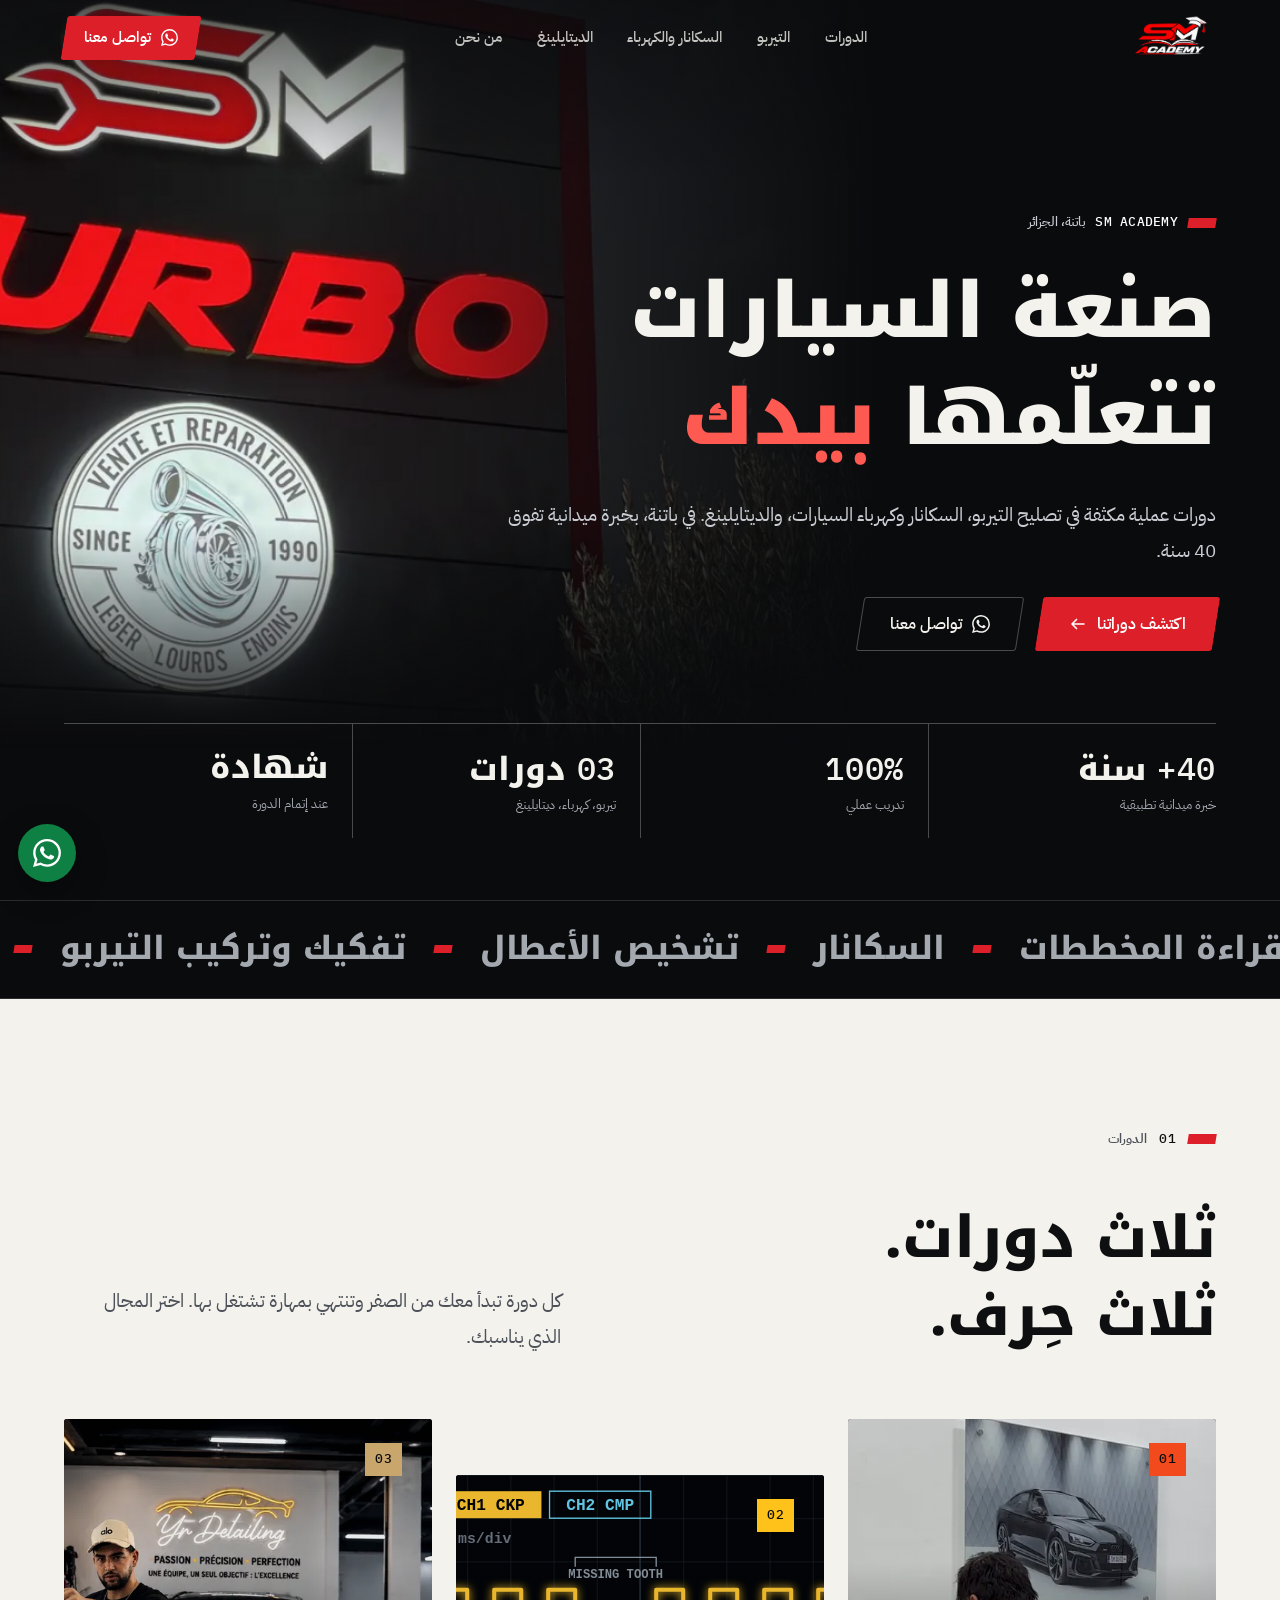
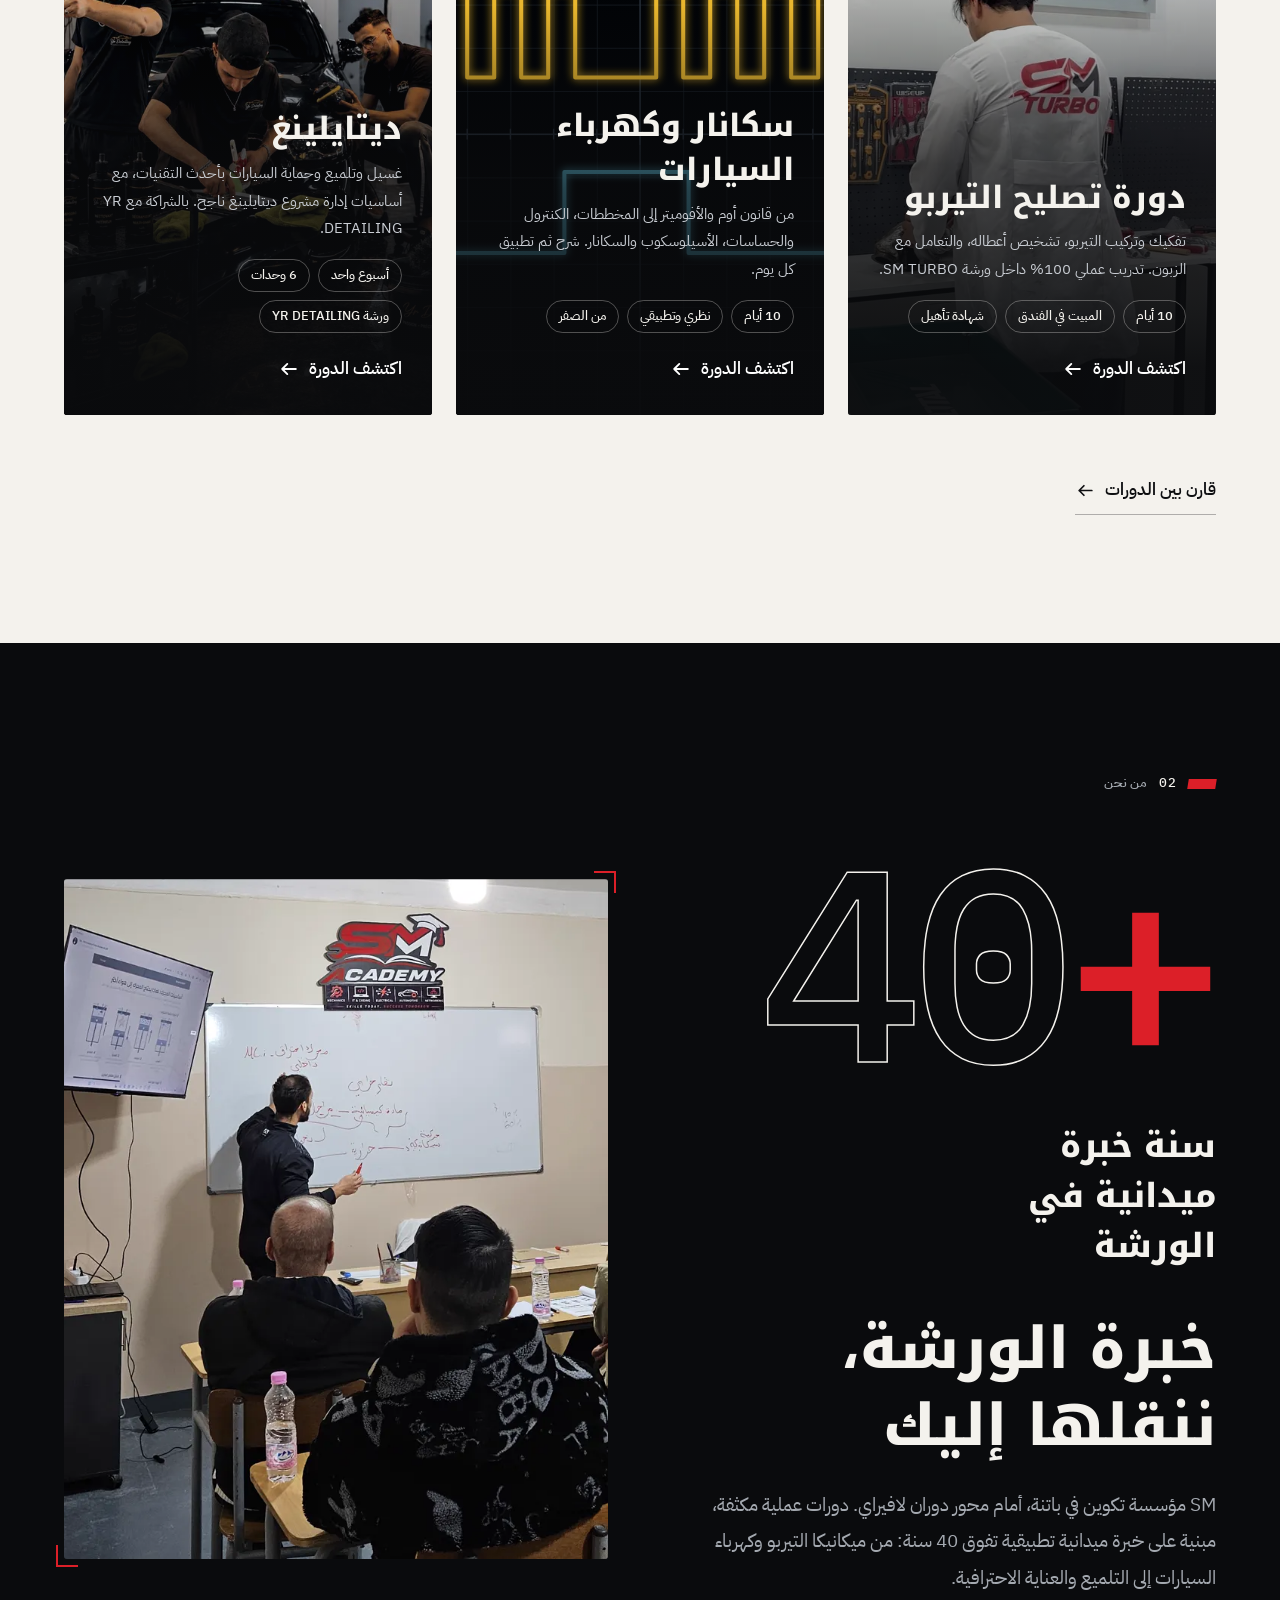
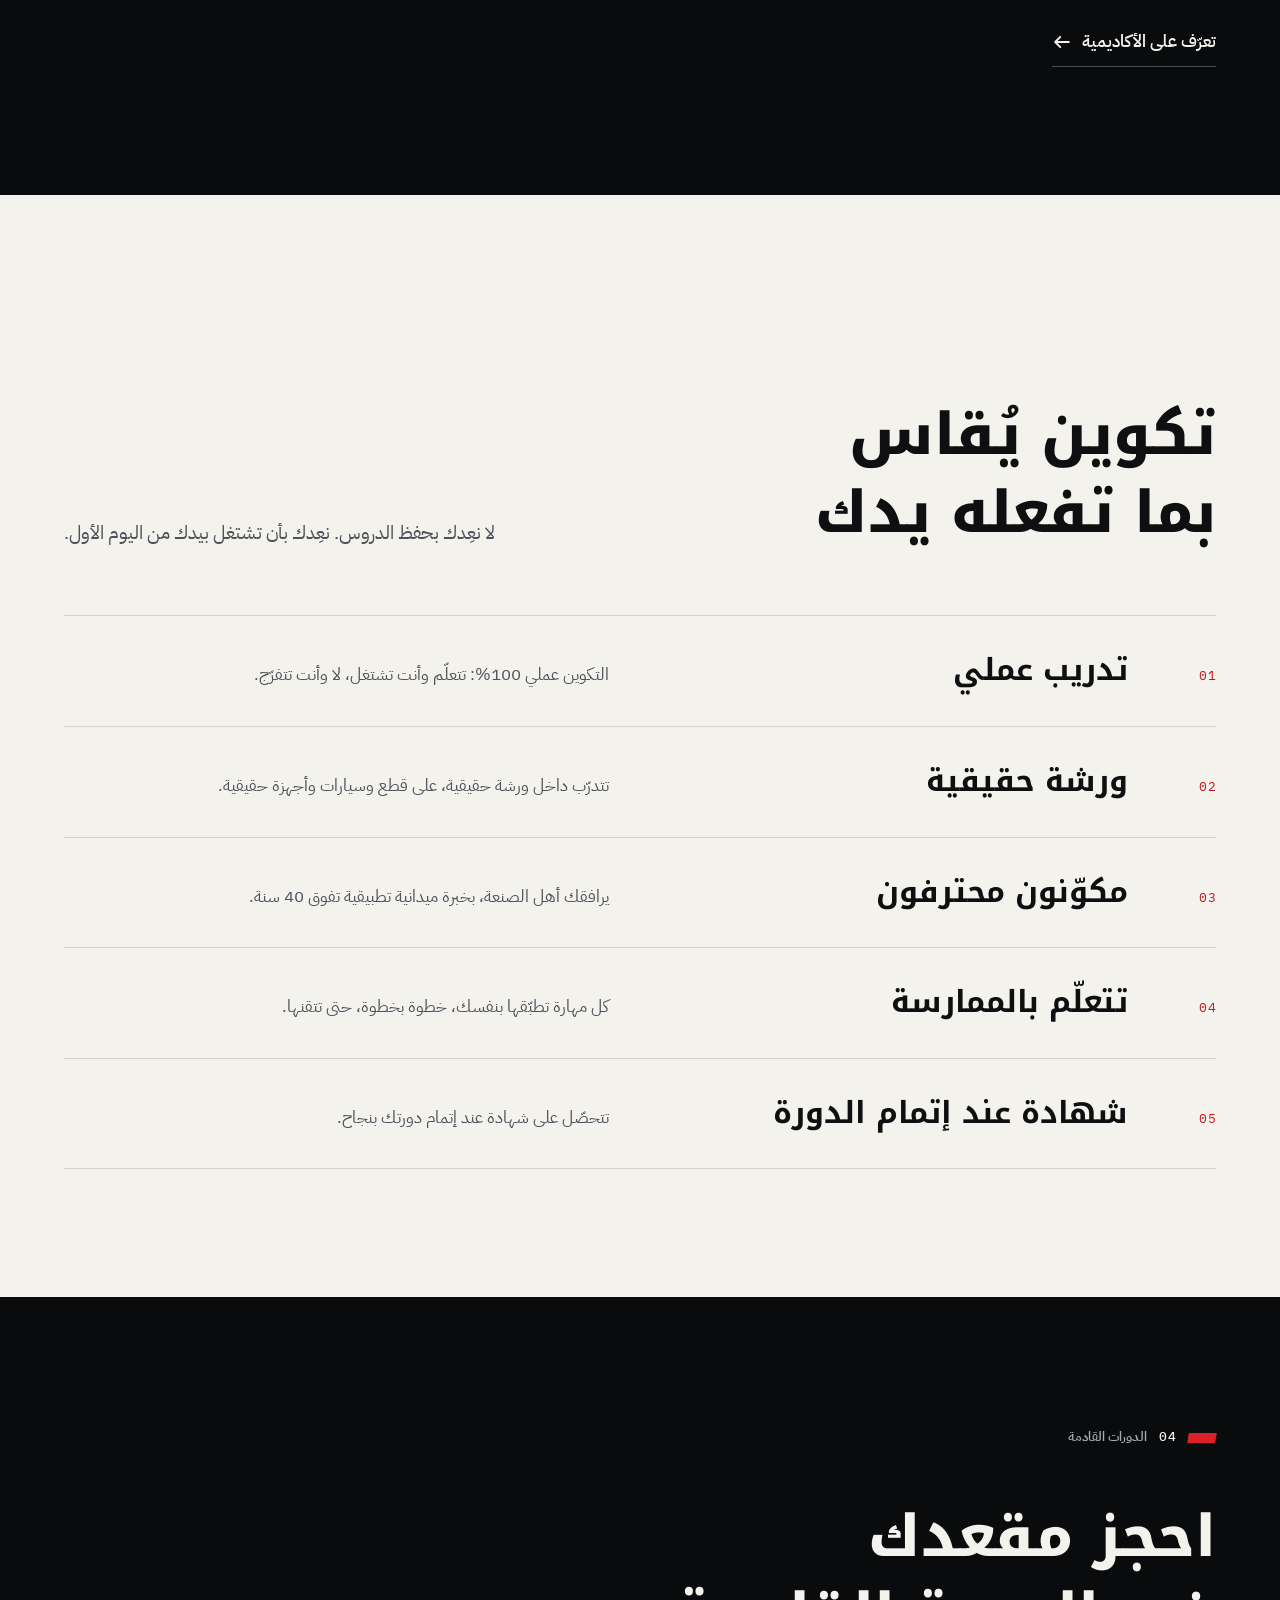
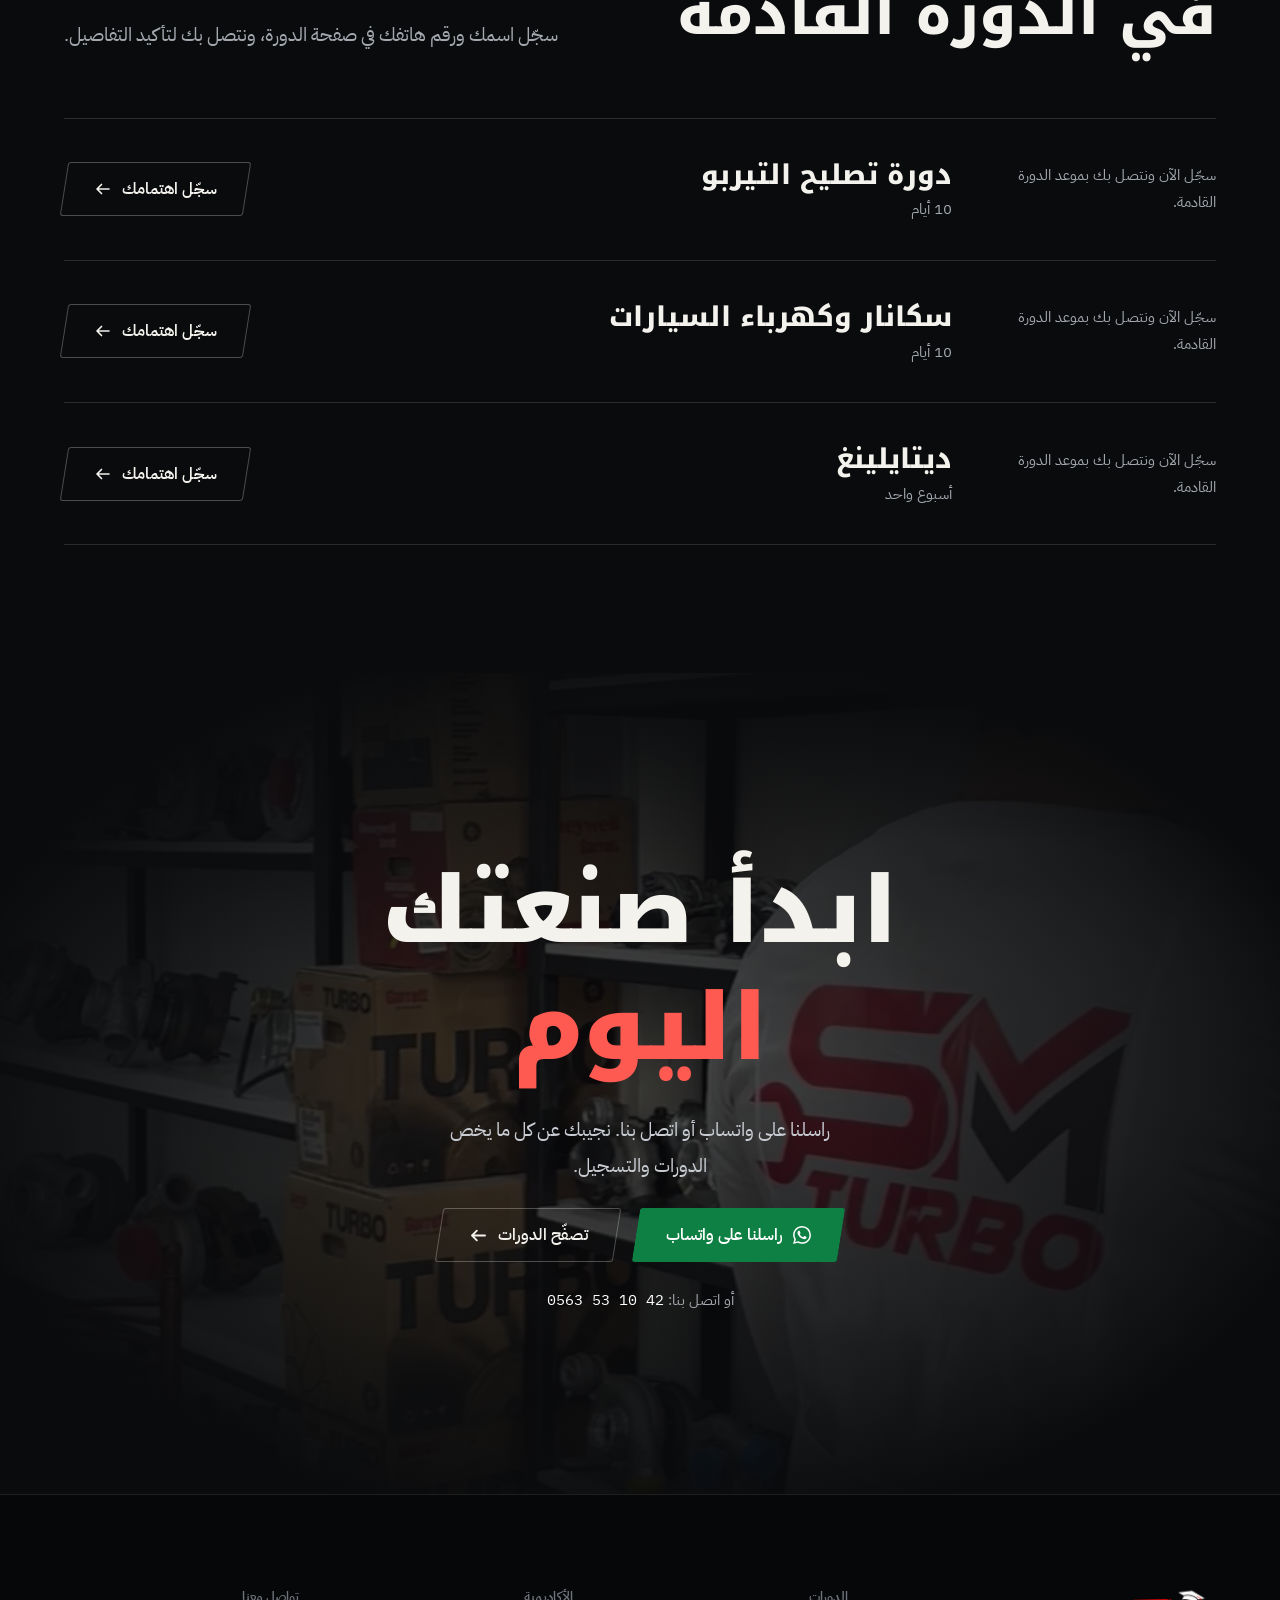
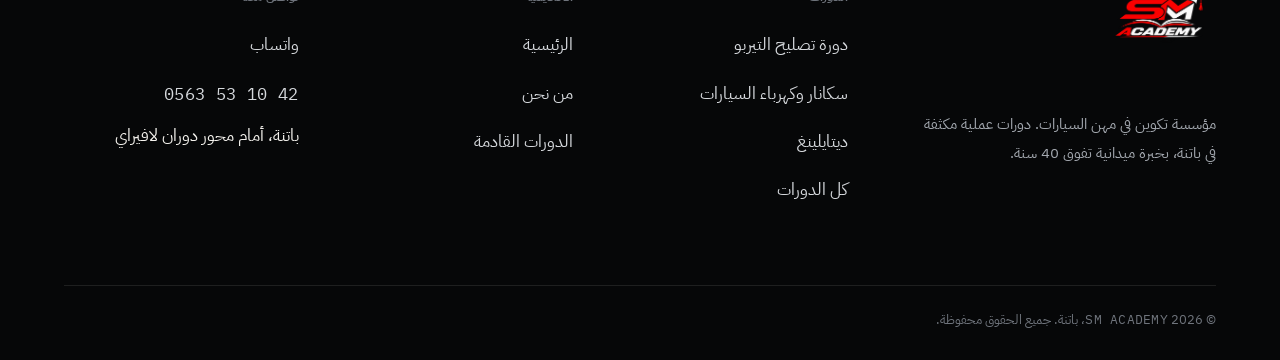
<file: index.html>
<!DOCTYPE html>
<html lang="ar" dir="rtl">
<head>
<meta charset="UTF-8">
<meta name="viewport" content="width=device-width, initial-scale=1">
<title>SM ACADEMY | دورات التيربو، كهرباء السيارات والديتايلينغ - باتنة</title>
<meta name="description" content="SM ACADEMY: مؤسسة تكوين في باتنة تقدّم دورات عملية مكثفة: تصليح التيربو، السكانار وكهرباء السيارات، والديتايلينغ. خبرة ميدانية تفوق 40 سنة وشهادة عند إتمام الدورة.">
<meta name="theme-color" content="#0a0b0d">
<link rel="canonical" href="https://smacademy.online/">
<meta property="og:type" content="website">
<meta property="og:site_name" content="SM ACADEMY">
<meta property="og:locale" content="ar_DZ">
<meta property="og:title" content="SM ACADEMY | دورات التيربو، كهرباء السيارات والديتايلينغ - باتنة">
<meta property="og:description" content="SM ACADEMY: مؤسسة تكوين في باتنة تقدّم دورات عملية مكثفة: تصليح التيربو، السكانار وكهرباء السيارات، والديتايلينغ. خبرة ميدانية تفوق 40 سنة وشهادة عند إتمام الدورة.">
<meta property="og:url" content="https://smacademy.online/">
<meta property="og:image" content="https://smacademy.online/assets/img/og/home.jpg">
<meta property="og:image:width" content="1200">
<meta property="og:image:height" content="630">
<meta name="twitter:card" content="summary_large_image">
<link rel="icon" href="data:image/svg+xml,%3Csvg xmlns='http://www.w3.org/2000/svg' viewBox='0 0 64 64'%3E%3Crect width='64' height='64' rx='10' fill='%230a0b0d'/%3E%3Cpath d='M12 47h36l4-7H16z' fill='%23dc1f28'/%3E%3Ctext x='32' y='35' font-family='Arial' font-weight='900' font-style='italic' font-size='25' text-anchor='middle' fill='%23fff'%3ESM%3C/text%3E%3C/svg%3E">
<link rel="preconnect" href="https://fonts.googleapis.com">
<link rel="preconnect" href="https://fonts.gstatic.com" crossorigin>
<!-- Fonts load without blocking first paint; system fonts show until they arrive. -->
<link rel="preload" as="style" href="https://fonts.googleapis.com/css2?family=IBM+Plex+Mono:wght@500&family=IBM+Plex+Sans+Arabic:wght@400;500;600&family=Noto+Kufi+Arabic:wght@700;800;900&display=swap" onload="this.onload=null;this.rel='stylesheet'">
<noscript><link rel="stylesheet" href="https://fonts.googleapis.com/css2?family=IBM+Plex+Mono:wght@500&family=IBM+Plex+Sans+Arabic:wght@400;500;600&family=Noto+Kufi+Arabic:wght@700;800;900&display=swap"></noscript>
<link rel="stylesheet" href="assets/app.css">
<script>document.documentElement.classList.add('js');</script>
<script type="application/ld+json">{"@context":"https://schema.org","@type":"EducationalOrganization","name":"SM ACADEMY","url":"https://smacademy.online/","logo":"https://smacademy.online/assets/img/sm-academy-logo.png","telephone":"+213563531042","address":{"@type":"PostalAddress","streetAddress":"أمام محور دوران لافيراي","addressLocality":"باتنة","addressCountry":"DZ"}}</script>
</head>
<body>

<a href="#main" class="skip">تخطَّ إلى المحتوى</a>

<header class="hdr" id="hdr">
  <div class="wrap hdr__in">
    <a class="logo" href="index.html" aria-label="SM ACADEMY: الصفحة الرئيسية"><img src="assets/img/sm-academy-logo.png" alt="SM ACADEMY" width="480" height="270" decoding="async"></a>
    <nav class="nav" aria-label="التنقل الرئيسي">
      <a href="courses.html">الدورات</a>
      <a href="turbo.html">التيربو</a>
      <a href="electricity.html">السكانار والكهرباء</a>
      <a href="detailing.html">الديتايلينغ</a>
      <a href="about.html">من نحن</a>
    </nav>
    <div class="hdr__act">
      <a class="btn btn--sm" href="https://wa.me/213563531042?text=%D8%A7%D9%84%D8%B3%D9%84%D8%A7%D9%85%20%D8%B9%D9%84%D9%8A%D9%83%D9%85%D8%8C%20%D8%A3%D8%B1%D9%8A%D8%AF%20%D9%85%D8%B9%D9%84%D9%88%D9%85%D8%A7%D8%AA%20%D8%B9%D9%86%20%D8%AF%D9%88%D8%B1%D8%A7%D8%AA%D9%83%D9%85" target="_blank" rel="noopener"><i class="i i-wa" aria-hidden="true"></i> تواصل معنا</a>
      <button class="burger" id="menuBtn" type="button" aria-expanded="false" aria-controls="menu" aria-label="فتح القائمة"><span></span><span></span></button>
    </div>
  </div>
</header>

<div class="menu" id="menu">
  <nav class="menu__links" aria-label="القائمة">
    <a href="index.html" aria-current="page" style="--n:0"><span class="latin">00</span>الرئيسية</a>
    <a href="courses.html" style="--n:1"><span class="latin">01</span>الدورات</a>
    <a href="turbo.html" style="--n:2"><span class="latin">02</span>التيربو</a>
    <a href="electricity.html" style="--n:3"><span class="latin">03</span>السكانار والكهرباء</a>
    <a href="detailing.html" style="--n:4"><span class="latin">04</span>الديتايلينغ</a>
    <a href="about.html" style="--n:5"><span class="latin">05</span>من نحن</a>
  </nav>
  <div class="menu__foot">
    <a class="btn btn--wa btn--block" href="https://wa.me/213563531042?text=%D8%A7%D9%84%D8%B3%D9%84%D8%A7%D9%85%20%D8%B9%D9%84%D9%8A%D9%83%D9%85%D8%8C%20%D8%A3%D8%B1%D9%8A%D8%AF%20%D9%85%D8%B9%D9%84%D9%88%D9%85%D8%A7%D8%AA%20%D8%B9%D9%86%20%D8%AF%D9%88%D8%B1%D8%A7%D8%AA%D9%83%D9%85" target="_blank" rel="noopener"><i class="i i-wa" aria-hidden="true"></i> راسلنا على واتساب</a>
    <a class="btn btn--ghost btn--block" href="tel:+213563531042"><i class="i i-phone" aria-hidden="true"></i> <span class="latin">0563 53 10 42</span></a>
    <p>باتنة، أمام محور دوران لافيراي</p>
  </div>
</div>

<main id="main">
<section class="hero hero--split hero--home" aria-labelledby="heroTitle">
  <div class="hero__media" data-parallax>
    <picture>
      <source media="(min-width: 960px)" srcset="assets/img/turbo/hero-1200.webp 1200w, assets/img/turbo/hero-2000.webp 2000w" sizes="64vw" width="2000" height="1124">
      <img src="assets/img/turbo/hero-m-800.webp" srcset="assets/img/turbo/hero-m-800.webp 800w, assets/img/turbo/hero-m-1200.webp 1200w" sizes="100vw" width="800" height="1000" alt="لافتة SM TURBO المضيئة ليلًا أمام مقر الورشة في باتنة" fetchpriority="high" decoding="async">
    </picture>
  </div>
  <div class="wrap hero__in">
    <p class="kicker fx"><span class="latin">SM ACADEMY</span> باتنة، الجزائر</p>
    <h1 id="heroTitle" class="display">
      <span class="ln"><span>صنعة السيارات</span></span>
      <span class="ln" style="--n:1"><span>تتعلّمها <em>بيدك</em></span></span>
    </h1>
    <p class="lead fx" style="--n:1">دورات عملية مكثفة في تصليح التيربو، السكانار وكهرباء السيارات، والديتايلينغ. في باتنة، بخبرة ميدانية تفوق 40 سنة.</p>
    <div class="actions fx" style="--n:2">
      <a class="btn" href="#courses">اكتشف دوراتنا <i class="i i-arrow" aria-hidden="true"></i></a>
      <a class="btn btn--ghost" href="https://wa.me/213563531042?text=%D8%A7%D9%84%D8%B3%D9%84%D8%A7%D9%85%20%D8%B9%D9%84%D9%8A%D9%83%D9%85%D8%8C%20%D8%A3%D8%B1%D9%8A%D8%AF%20%D9%85%D8%B9%D9%84%D9%88%D9%85%D8%A7%D8%AA%20%D8%B9%D9%86%20%D8%AF%D9%88%D8%B1%D8%A7%D8%AA%D9%83%D9%85" target="_blank" rel="noopener"><i class="i i-wa" aria-hidden="true"></i> تواصل معنا</a>
    </div>
  </div>
  <dl class="wrap specbar fx" style="--n:3">
    <div><dt><span class="latin">+40</span> سنة</dt><dd>خبرة ميدانية تطبيقية</dd></div>
    <div><dt><span class="latin">100%</span></dt><dd>تدريب عملي</dd></div>
    <div><dt><span class="latin">03</span> دورات</dt><dd>تيربو، كهرباء، ديتايلينغ</dd></div>
    <div><dt>شهادة</dt><dd>عند إتمام الدورة</dd></div>
  </dl>
</section>

<div class="ticker" aria-hidden="true">
  <div class="ticker__track">
    <span>تفكيك وتركيب التيربو</span><span>تشخيص الأعطال</span><span>السكانار</span><span>قراءة المخططات</span><span>الأسيلوسكوب</span><span>التلميع</span><span>حماية السيراميك</span><span>استقبال الزبون</span>
    <span>تفكيك وتركيب التيربو</span><span>تشخيص الأعطال</span><span>السكانار</span><span>قراءة المخططات</span><span>الأسيلوسكوب</span><span>التلميع</span><span>حماية السيراميك</span><span>استقبال الزبون</span>
  </div>
</div>

<section class="sec s-light" id="courses" aria-labelledby="coursesTitle">
  <div class="wrap">
    <header class="sh sh--split">
      <p class="idx rv"><span class="latin">01</span> الدورات</p>
      <h2 id="coursesTitle" class="h2 rv">ثلاث دورات.<br>ثلاث حِرف.</h2>
      <p class="lead rv" style="--n:1">كل دورة تبدأ معك من الصفر وتنتهي بمهارة تشتغل بها. اختر المجال الذي يناسبك.</p>
    </header>
    <div class="cards cards--stagger" data-cards>
      <noscript>
        <p><a class="tlink" href="turbo.html">دورة تصليح التيربو</a></p>
        <p><a class="tlink" href="electricity.html">سكانار وكهرباء السيارات</a></p>
        <p><a class="tlink" href="detailing.html">ديتايلينغ</a></p>
      </noscript>
    </div>
    <p class="rv" style="margin-top:clamp(32px,4vw,56px)"><a class="tlink" href="courses.html">قارن بين الدورات <i class="i i-arrow" aria-hidden="true"></i></a></p>
  </div>
</section>

<section class="sec" id="about" aria-labelledby="aboutTitle">
  <div class="wrap duo">
    <div class="duo__text">
      <p class="idx rv"><span class="latin">02</span> من نحن</p>
      <div class="statline rv">
        <span class="mega" aria-hidden="true">40<b>+</b></span>
        <p>سنة خبرة ميدانية في الورشة</p>
      </div>
      <h2 id="aboutTitle" class="h2 rv">خبرة الورشة،<br>ننقلها إليك</h2>
      <p class="lead rv">SM مؤسسة تكوين في باتنة، أمام محور دوران لافيراي. دورات عملية مكثفة، مبنية على خبرة ميدانية تطبيقية تفوق 40 سنة: من ميكانيكا التيربو وكهرباء السيارات إلى التلميع والعناية الاحترافية.</p>
      <a class="tlink rv" href="about.html">تعرّف على الأكاديمية <i class="i i-arrow" aria-hidden="true"></i></a>
    </div>
    <div class="ticks rv">
      <figure class="fig fig--45 rv-mask">
        <img src="assets/img/academy/class-720.webp" srcset="assets/img/academy/class-720.webp 720w, assets/img/academy/class-1200.webp 1200w" sizes="(min-width: 900px) 46vw, 100vw" width="720" height="900" alt="مكوّن يشرح على السبورة أمام المتربصين في قاعة SM ACADEMY" loading="lazy" decoding="async">
      </figure>
    </div>
  </div>
</section>

<section class="sec s-light" id="why" aria-labelledby="whyTitle">
  <div class="wrap">
    <header class="sh sh--split">
      <p class="idx rv"><span class="latin">03</span> لماذا SM ACADEMY</p>
      <h2 id="whyTitle" class="h2 rv">تكوين يُقاس<br>بما تفعله يدك</h2>
      <p class="lead rv" style="--n:1">لا نعِدك بحفظ الدروس. نعِدك بأن تشتغل بيدك من اليوم الأول.</p>
    </header>
    <ol class="rows">
      <li class="rv"><span class="latin">01</span><h3>تدريب عملي</h3><p>التكوين عملي 100%: تتعلّم وأنت تشتغل، لا وأنت تتفرّج.</p></li>
      <li class="rv"><span class="latin">02</span><h3>ورشة حقيقية</h3><p>تتدرّب داخل ورشة حقيقية، على قطع وسيارات وأجهزة حقيقية.</p></li>
      <li class="rv"><span class="latin">03</span><h3>مكوّنون محترفون</h3><p>يرافقك أهل الصنعة، بخبرة ميدانية تطبيقية تفوق 40 سنة.</p></li>
      <li class="rv"><span class="latin">04</span><h3>تتعلّم بالممارسة</h3><p>كل مهارة تطبّقها بنفسك، خطوة بخطوة، حتى تتقنها.</p></li>
      <li class="rv"><span class="latin">05</span><h3>شهادة عند إتمام الدورة</h3><p>تتحصّل على شهادة عند إتمام دورتك بنجاح.</p></li>
    </ol>
  </div>
</section>

<section class="sec" id="sessions" aria-labelledby="sessionsTitle">
  <div class="wrap">
    <header class="sh sh--split">
      <p class="idx rv"><span class="latin">04</span> الدورات القادمة</p>
      <h2 id="sessionsTitle" class="h2 rv">احجز مقعدك<br>في الدورة القادمة</h2>
      <p class="lead rv" style="--n:1">سجّل اسمك ورقم هاتفك في صفحة الدورة، ونتصل بك لتأكيد التفاصيل.</p>
    </header>
    <ul class="sessions" data-sessions>
      <noscript><li class="ses"><p>للاستفسار عن موعد الدورة القادمة، اتصل بنا: <a class="inline-link latin" href="tel:+213563531042">0563 53 10 42</a></p></li></noscript>
    </ul>
  </div>
</section>

<section class="final" aria-labelledby="finalTitle">
  <div class="final__media"><img src="assets/img/turbo/store-640.webp" srcset="assets/img/turbo/store-640.webp 640w, assets/img/turbo/store-1080.webp 1080w" sizes="100vw" width="640" height="800" alt="" loading="lazy" decoding="async"></div>
  <div class="wrap--narrow">
    <h2 id="finalTitle" class="display rv">ابدأ صنعتك<br><em>اليوم</em></h2>
    <p class="lead rv">راسلنا على واتساب أو اتصل بنا. نجيبك عن كل ما يخص الدورات والتسجيل.</p>
    <div class="actions rv">
      <a class="btn btn--wa" href="https://wa.me/213563531042?text=%D8%A7%D9%84%D8%B3%D9%84%D8%A7%D9%85%20%D8%B9%D9%84%D9%8A%D9%83%D9%85%D8%8C%20%D8%A3%D8%B1%D9%8A%D8%AF%20%D9%85%D8%B9%D9%84%D9%88%D9%85%D8%A7%D8%AA%20%D8%B9%D9%86%20%D8%AF%D9%88%D8%B1%D8%A7%D8%AA%D9%83%D9%85" target="_blank" rel="noopener"><i class="i i-wa" aria-hidden="true"></i> راسلنا على واتساب</a>
      <a class="btn btn--ghost" href="courses.html">تصفّح الدورات <i class="i i-arrow" aria-hidden="true"></i></a>
    </div>
    <p class="final__tel rv">أو اتصل بنا: <a href="tel:+213563531042">0563 53 10 42</a></p>
  </div>
</section>
</main>

<a class="wa-float" href="https://wa.me/213563531042?text=%D8%A7%D9%84%D8%B3%D9%84%D8%A7%D9%85%20%D8%B9%D9%84%D9%8A%D9%83%D9%85%D8%8C%20%D8%A3%D8%B1%D9%8A%D8%AF%20%D9%85%D8%B9%D9%84%D9%88%D9%85%D8%A7%D8%AA%20%D8%B9%D9%86%20%D8%AF%D9%88%D8%B1%D8%A7%D8%AA%D9%83%D9%85" target="_blank" rel="noopener" aria-label="راسلنا على واتساب"><i class="i i-wa" aria-hidden="true"></i></a>

<footer class="ftr">
  <div class="wrap">
    <div class="ftr__grid">
      <div class="ftr__brand">
        <a href="index.html" aria-label="SM ACADEMY: الصفحة الرئيسية"><img src="assets/img/sm-academy-logo.png" alt="SM ACADEMY" width="480" height="270" loading="lazy" decoding="async"></a>
        <p>مؤسسة تكوين في مهن السيارات. دورات عملية مكثفة في باتنة، بخبرة ميدانية تفوق 40 سنة.</p>
      </div>
      <nav aria-label="الدورات">
        <h2>الدورات</h2>
        <ul>
          <li><a href="turbo.html">دورة تصليح التيربو</a></li>
          <li><a href="electricity.html">سكانار وكهرباء السيارات</a></li>
          <li><a href="detailing.html">ديتايلينغ</a></li>
          <li><a href="courses.html">كل الدورات</a></li>
        </ul>
      </nav>
      <nav aria-label="الأكاديمية">
        <h2>الأكاديمية</h2>
        <ul>
          <li><a href="index.html">الرئيسية</a></li>
          <li><a href="about.html">من نحن</a></li>
          <li><a href="index.html#sessions">الدورات القادمة</a></li>
        </ul>
      </nav>
      <div>
        <h2>تواصل معنا</h2>
        <ul>
          <li><a href="https://wa.me/213563531042?text=%D8%A7%D9%84%D8%B3%D9%84%D8%A7%D9%85%20%D8%B9%D9%84%D9%8A%D9%83%D9%85%D8%8C%20%D8%A3%D8%B1%D9%8A%D8%AF%20%D9%85%D8%B9%D9%84%D9%88%D9%85%D8%A7%D8%AA%20%D8%B9%D9%86%20%D8%AF%D9%88%D8%B1%D8%A7%D8%AA%D9%83%D9%85" target="_blank" rel="noopener">واتساب</a></li>
          <li><a href="tel:+213563531042" class="latin">0563 53 10 42</a></li>
          <li>باتنة، أمام محور دوران لافيراي</li>
        </ul>
      </div>
    </div>
    <div class="ftr__base">
      <p>© 2026 <span class="latin">SM ACADEMY</span>، باتنة. جميع الحقوق محفوظة.</p>
      
    </div>
  </div>
</footer>

<script src="assets/data.js"></script>
<script src="assets/app.js"></script>
</body>
</html>
</file>
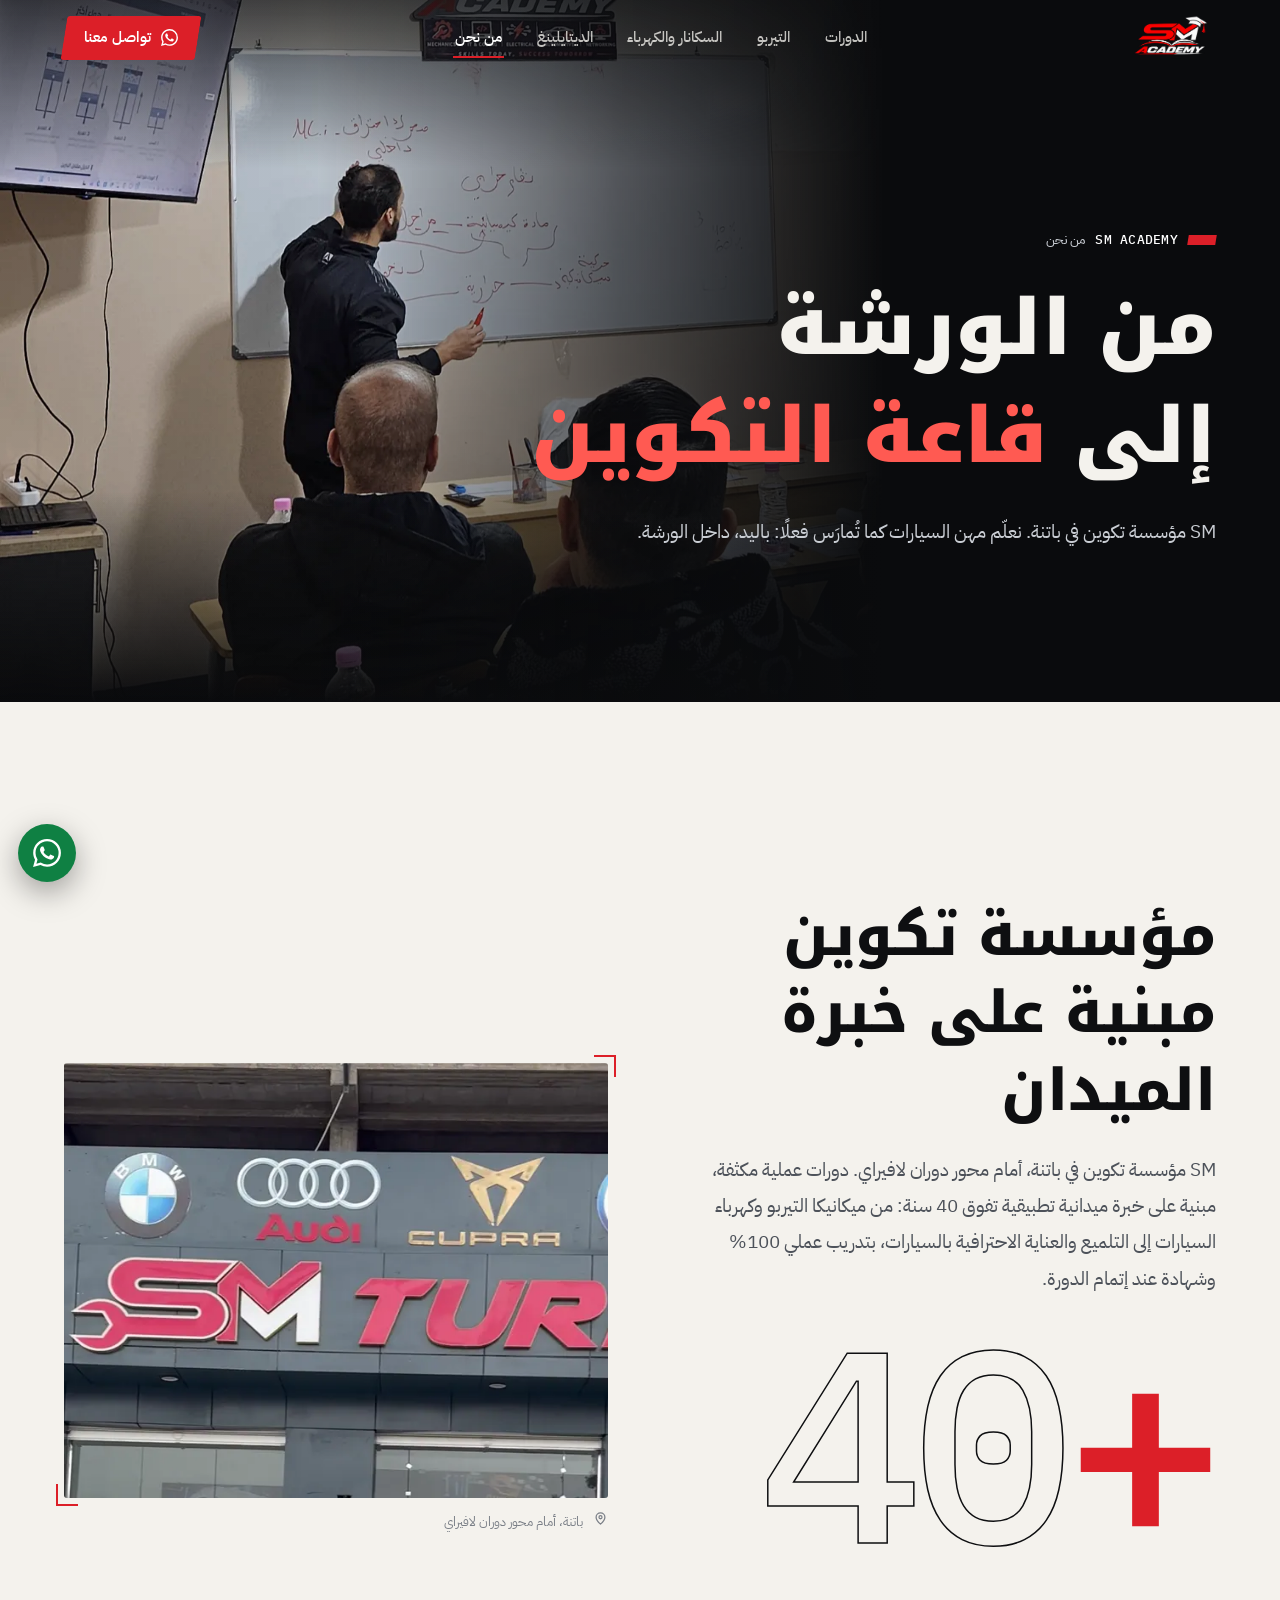
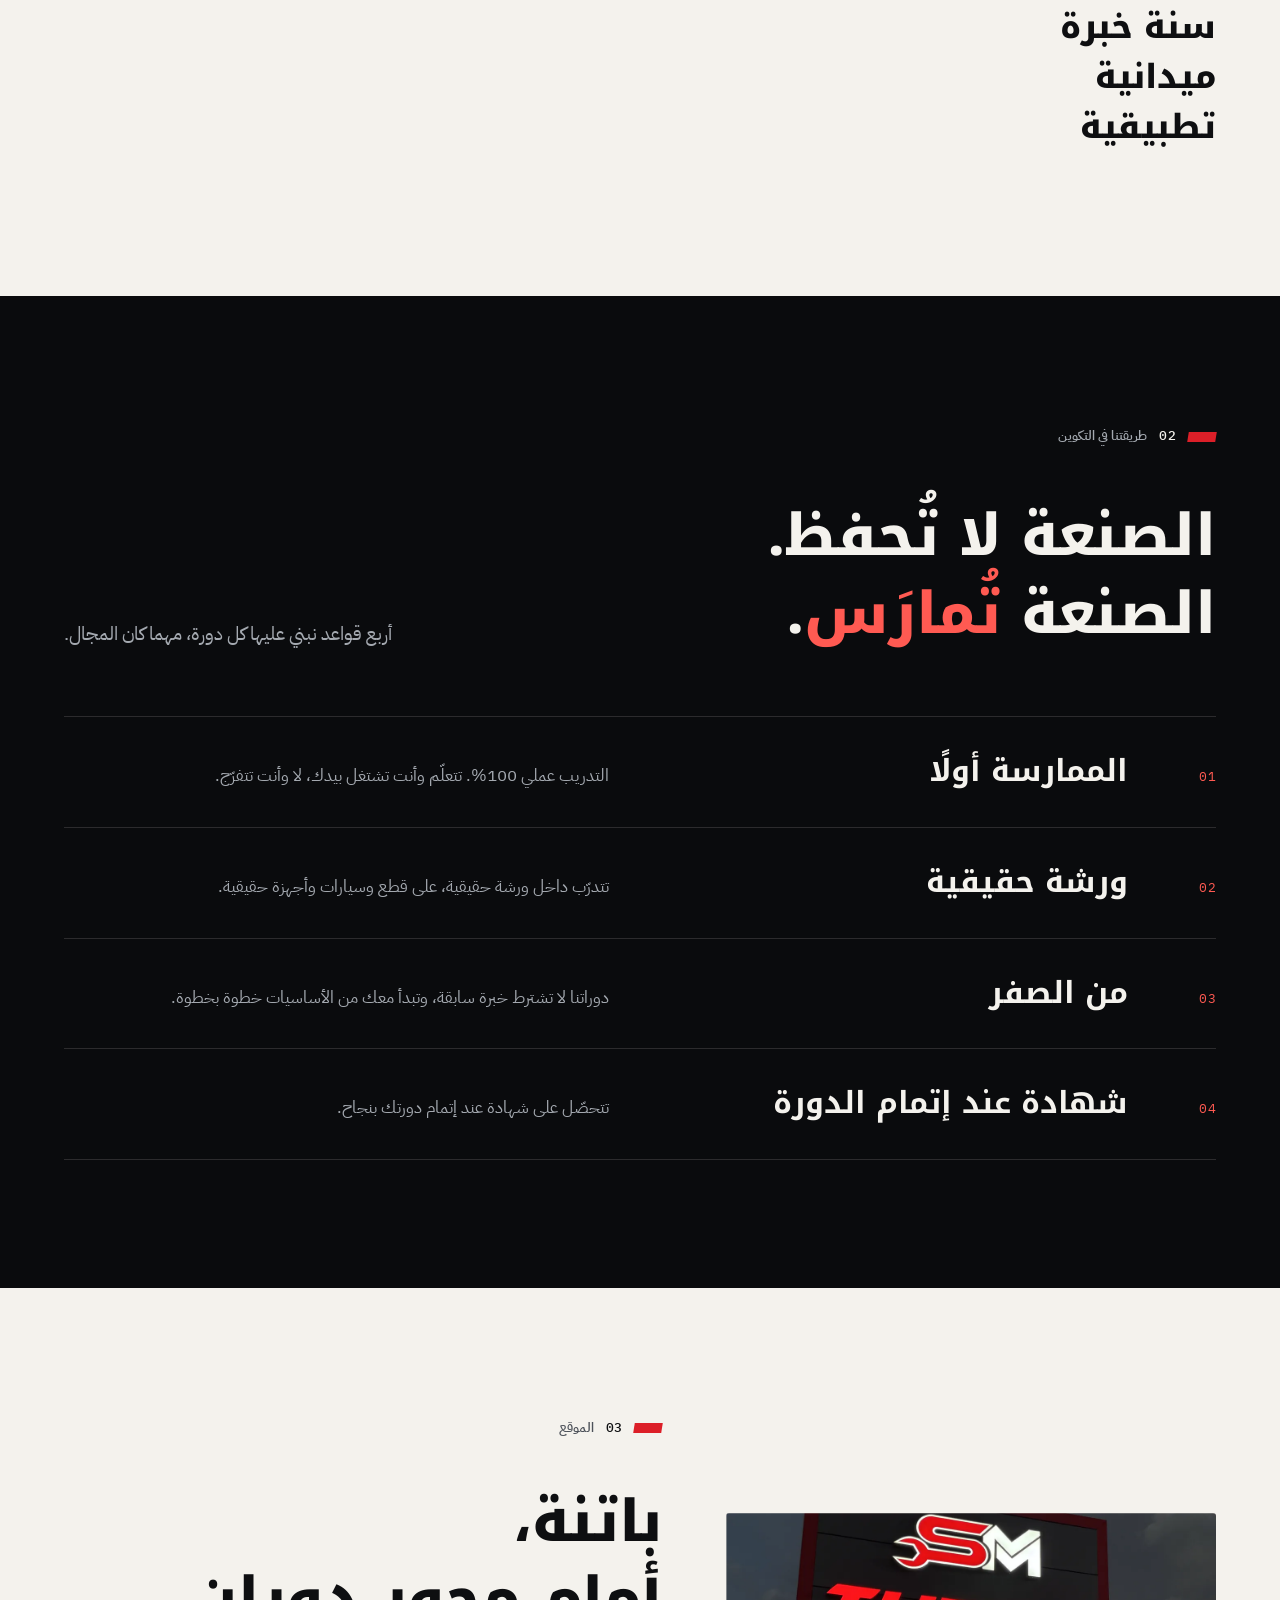
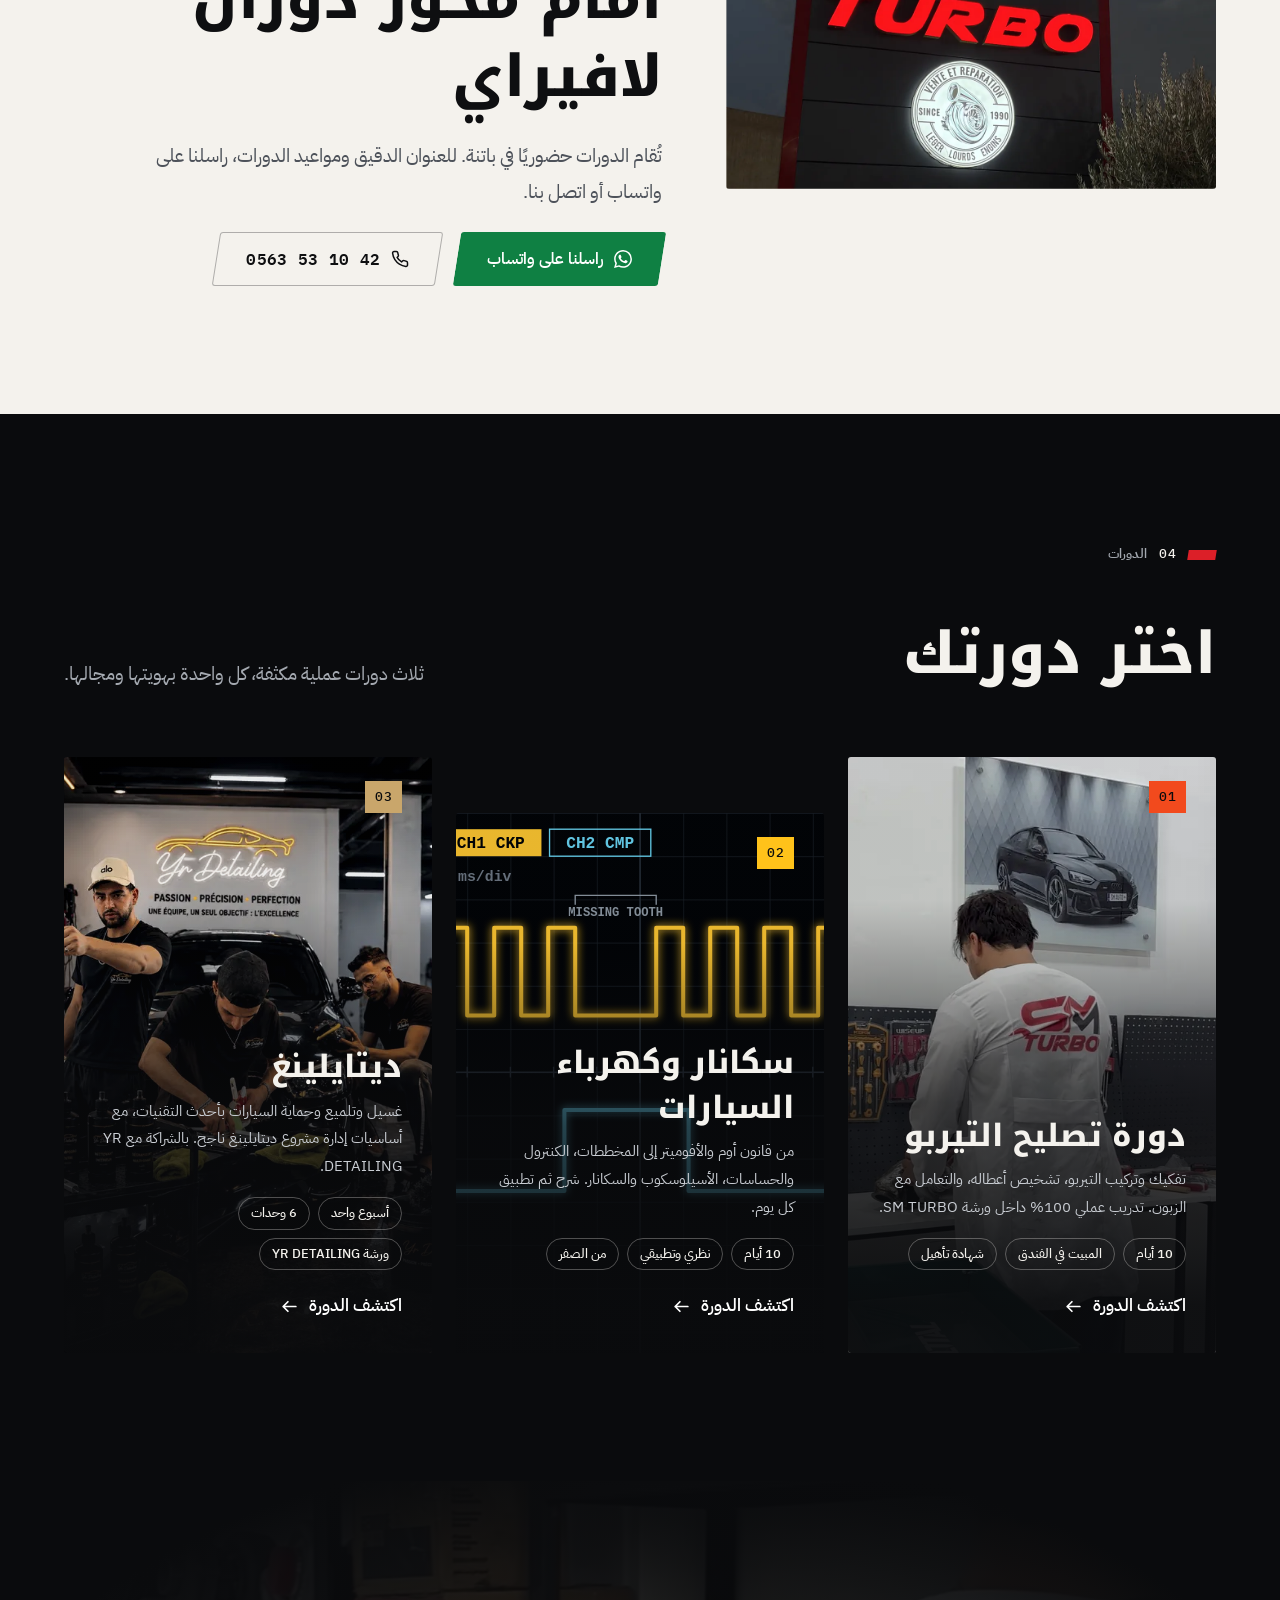
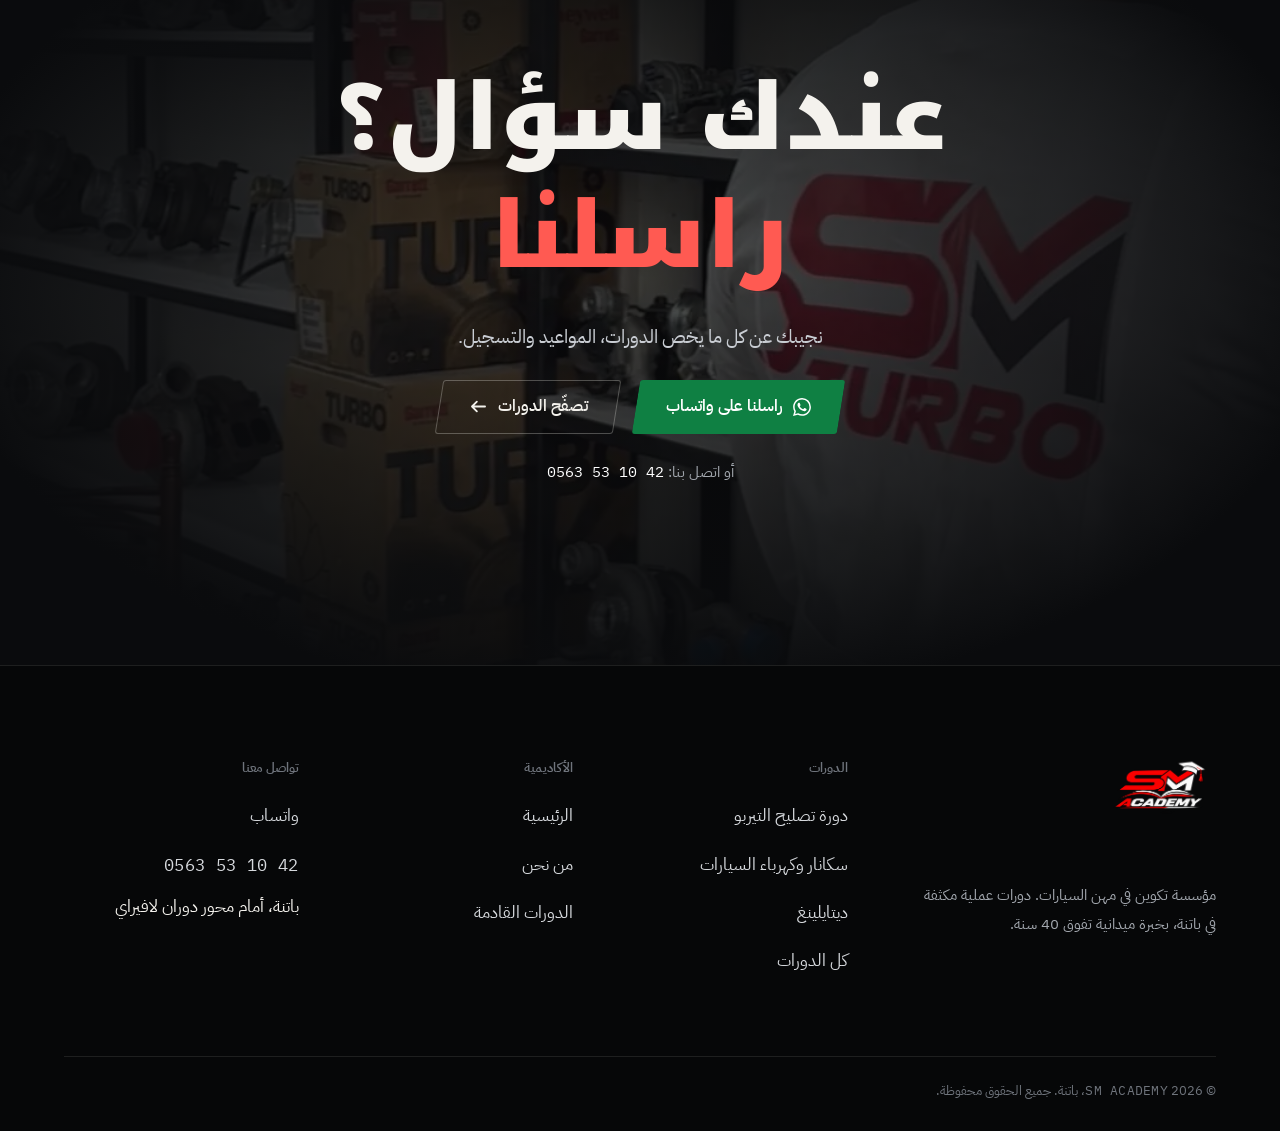
<file: about.html>
<!DOCTYPE html>
<html lang="ar" dir="rtl">
<head>
<meta charset="UTF-8">
<meta name="viewport" content="width=device-width, initial-scale=1">
<title>من نحن | SM ACADEMY باتنة</title>
<meta name="description" content="SM ACADEMY مؤسسة تكوين في باتنة، أمام محور دوران لافيراي. دورات عملية مكثفة مبنية على خبرة ميدانية تطبيقية تفوق 40 سنة.">
<meta name="theme-color" content="#0a0b0d">
<link rel="canonical" href="https://smacademy.online/about.html">
<meta property="og:type" content="website">
<meta property="og:site_name" content="SM ACADEMY">
<meta property="og:locale" content="ar_DZ">
<meta property="og:title" content="من نحن | SM ACADEMY باتنة">
<meta property="og:description" content="SM ACADEMY مؤسسة تكوين في باتنة، أمام محور دوران لافيراي. دورات عملية مكثفة مبنية على خبرة ميدانية تطبيقية تفوق 40 سنة.">
<meta property="og:url" content="https://smacademy.online/about.html">
<meta property="og:image" content="https://smacademy.online/assets/img/og/home.jpg">
<meta property="og:image:width" content="1200">
<meta property="og:image:height" content="630">
<meta name="twitter:card" content="summary_large_image">
<link rel="icon" href="data:image/svg+xml,%3Csvg xmlns='http://www.w3.org/2000/svg' viewBox='0 0 64 64'%3E%3Crect width='64' height='64' rx='10' fill='%230a0b0d'/%3E%3Cpath d='M12 47h36l4-7H16z' fill='%23dc1f28'/%3E%3Ctext x='32' y='35' font-family='Arial' font-weight='900' font-style='italic' font-size='25' text-anchor='middle' fill='%23fff'%3ESM%3C/text%3E%3C/svg%3E">
<link rel="preconnect" href="https://fonts.googleapis.com">
<link rel="preconnect" href="https://fonts.gstatic.com" crossorigin>
<!-- Fonts load without blocking first paint; system fonts show until they arrive. -->
<link rel="preload" as="style" href="https://fonts.googleapis.com/css2?family=IBM+Plex+Mono:wght@500&family=IBM+Plex+Sans+Arabic:wght@400;500;600&family=Noto+Kufi+Arabic:wght@700;800;900&display=swap" onload="this.onload=null;this.rel='stylesheet'">
<noscript><link rel="stylesheet" href="https://fonts.googleapis.com/css2?family=IBM+Plex+Mono:wght@500&family=IBM+Plex+Sans+Arabic:wght@400;500;600&family=Noto+Kufi+Arabic:wght@700;800;900&display=swap"></noscript>
<link rel="stylesheet" href="assets/app.css">
<script>document.documentElement.classList.add('js');</script>
</head>
<body>

<a href="#main" class="skip">تخطَّ إلى المحتوى</a>

<header class="hdr" id="hdr">
  <div class="wrap hdr__in">
    <a class="logo" href="index.html" aria-label="SM ACADEMY: الصفحة الرئيسية"><img src="assets/img/sm-academy-logo.png" alt="SM ACADEMY" width="480" height="270" decoding="async"></a>
    <nav class="nav" aria-label="التنقل الرئيسي">
      <a href="courses.html">الدورات</a>
      <a href="turbo.html">التيربو</a>
      <a href="electricity.html">السكانار والكهرباء</a>
      <a href="detailing.html">الديتايلينغ</a>
      <a href="about.html" aria-current="page">من نحن</a>
    </nav>
    <div class="hdr__act">
      <a class="btn btn--sm" href="https://wa.me/213563531042?text=%D8%A7%D9%84%D8%B3%D9%84%D8%A7%D9%85%20%D8%B9%D9%84%D9%8A%D9%83%D9%85%D8%8C%20%D8%A3%D8%B1%D9%8A%D8%AF%20%D9%85%D8%B9%D9%84%D9%88%D9%85%D8%A7%D8%AA%20%D8%B9%D9%86%20%D8%AF%D9%88%D8%B1%D8%A7%D8%AA%D9%83%D9%85" target="_blank" rel="noopener"><i class="i i-wa" aria-hidden="true"></i> تواصل معنا</a>
      <button class="burger" id="menuBtn" type="button" aria-expanded="false" aria-controls="menu" aria-label="فتح القائمة"><span></span><span></span></button>
    </div>
  </div>
</header>

<div class="menu" id="menu">
  <nav class="menu__links" aria-label="القائمة">
    <a href="index.html" style="--n:0"><span class="latin">00</span>الرئيسية</a>
    <a href="courses.html" style="--n:1"><span class="latin">01</span>الدورات</a>
    <a href="turbo.html" style="--n:2"><span class="latin">02</span>التيربو</a>
    <a href="electricity.html" style="--n:3"><span class="latin">03</span>السكانار والكهرباء</a>
    <a href="detailing.html" style="--n:4"><span class="latin">04</span>الديتايلينغ</a>
    <a href="about.html" aria-current="page" style="--n:5"><span class="latin">05</span>من نحن</a>
  </nav>
  <div class="menu__foot">
    <a class="btn btn--wa btn--block" href="https://wa.me/213563531042?text=%D8%A7%D9%84%D8%B3%D9%84%D8%A7%D9%85%20%D8%B9%D9%84%D9%8A%D9%83%D9%85%D8%8C%20%D8%A3%D8%B1%D9%8A%D8%AF%20%D9%85%D8%B9%D9%84%D9%88%D9%85%D8%A7%D8%AA%20%D8%B9%D9%86%20%D8%AF%D9%88%D8%B1%D8%A7%D8%AA%D9%83%D9%85" target="_blank" rel="noopener"><i class="i i-wa" aria-hidden="true"></i> راسلنا على واتساب</a>
    <a class="btn btn--ghost btn--block" href="tel:+213563531042"><i class="i i-phone" aria-hidden="true"></i> <span class="latin">0563 53 10 42</span></a>
    <p>باتنة، أمام محور دوران لافيراي</p>
  </div>
</div>

<main id="main">
<section class="hero hero--page hero--split" aria-labelledby="heroTitle">
  <div class="hero__media" data-parallax>
    <img src="assets/img/academy/class-720.webp" srcset="assets/img/academy/class-720.webp 720w, assets/img/academy/class-1200.webp 1200w" sizes="(min-width: 960px) 64vw, 100vw" width="720" height="900" alt="مكوّن يشرح على السبورة أمام المتربصين في قاعة SM ACADEMY" fetchpriority="high" decoding="async" style="object-position:50% 38%">
  </div>
  <div class="wrap hero__in">
    <p class="kicker fx"><span class="latin">SM ACADEMY</span> من نحن</p>
    <h1 id="heroTitle" class="display">
      <span class="ln"><span>من الورشة</span></span>
      <span class="ln" style="--n:1"><span>إلى <em>قاعة التكوين</em></span></span>
    </h1>
    <p class="lead fx" style="--n:1">SM مؤسسة تكوين في باتنة. نعلّم مهن السيارات كما تُمارَس فعلًا: باليد، داخل الورشة.</p>
  </div>
</section>

<section class="sec s-light" id="story" aria-labelledby="storyTitle">
  <div class="wrap duo">
    <div class="duo__text">
      <p class="idx rv"><span class="latin">01</span> الأكاديمية</p>
      <h2 id="storyTitle" class="h2 rv">مؤسسة تكوين<br>مبنية على خبرة الميدان</h2>
      <p class="lead rv">SM مؤسسة تكوين في باتنة، أمام محور دوران لافيراي. دورات عملية مكثفة، مبنية على خبرة ميدانية تطبيقية تفوق 40 سنة: من ميكانيكا التيربو وكهرباء السيارات إلى التلميع والعناية الاحترافية بالسيارات، بتدريب عملي 100% وشهادة عند إتمام الدورة.</p>
      <div class="statline rv">
        <span class="mega" aria-hidden="true">40<b>+</b></span>
        <p>سنة خبرة ميدانية تطبيقية</p>
      </div>
    </div>
    <div>
      <div class="ticks rv"><figure class="fig fig--54 rv-mask">
        <img src="assets/img/academy/front-640.webp" srcset="assets/img/academy/front-640.webp 640w, assets/img/academy/front-1080.webp 1080w" sizes="(min-width: 900px) 46vw, 100vw" width="640" height="512" loading="lazy" decoding="async" alt="واجهة محل SM TURBO في باتنة">
      </figure></div>
      <p class="cap"><i class="i i-pin" aria-hidden="true"></i> باتنة، أمام محور دوران لافيراي</p>
    </div>
  </div>
</section>

<section class="sec" id="philosophy" aria-labelledby="philoTitle">
  <div class="wrap">
    <header class="sh sh--split">
      <p class="idx rv"><span class="latin">02</span> طريقتنا في التكوين</p>
      <h2 id="philoTitle" class="h2 rv">الصنعة لا تُحفظ.<br>الصنعة <em>تُمارَس</em>.</h2>
      <p class="lead rv" style="--n:1">أربع قواعد نبني عليها كل دورة، مهما كان المجال.</p>
    </header>
    <ol class="rows">
      <li class="rv"><span class="latin">01</span><h3>الممارسة أولًا</h3><p>التدريب عملي 100%. تتعلّم وأنت تشتغل بيدك، لا وأنت تتفرّج.</p></li>
      <li class="rv"><span class="latin">02</span><h3>ورشة حقيقية</h3><p>تتدرّب داخل ورشة حقيقية، على قطع وسيارات وأجهزة حقيقية.</p></li>
      <li class="rv"><span class="latin">03</span><h3>من الصفر</h3><p>دوراتنا لا تشترط خبرة سابقة، وتبدأ معك من الأساسيات خطوة بخطوة.</p></li>
      <li class="rv"><span class="latin">04</span><h3>شهادة عند إتمام الدورة</h3><p>تتحصّل على شهادة عند إتمام دورتك بنجاح.</p></li>
    </ol>
  </div>
</section>

<section class="sec s-light" id="location" aria-labelledby="locationTitle">
  <div class="wrap duo duo--flip duo--media-wide">
    <div class="duo__text">
      <p class="idx rv"><span class="latin">03</span> الموقع</p>
      <h2 id="locationTitle" class="h2 rv">باتنة،<br>أمام محور دوران لافيراي</h2>
      <p class="lead rv">تُقام الدورات حضوريًا في باتنة. للعنوان الدقيق ومواعيد الدورات، راسلنا على واتساب أو اتصل بنا.</p>
      <div class="actions rv">
        <a class="btn btn--wa" href="https://wa.me/213563531042?text=%D8%A7%D9%84%D8%B3%D9%84%D8%A7%D9%85%20%D8%B9%D9%84%D9%8A%D9%83%D9%85%D8%8C%20%D8%A3%D8%B1%D9%8A%D8%AF%20%D9%85%D8%B9%D9%84%D9%88%D9%85%D8%A7%D8%AA%20%D8%B9%D9%86%20%D8%AF%D9%88%D8%B1%D8%A7%D8%AA%D9%83%D9%85" target="_blank" rel="noopener"><i class="i i-wa" aria-hidden="true"></i> راسلنا على واتساب</a>
        <a class="btn btn--ghost" href="tel:+213563531042"><i class="i i-phone" aria-hidden="true"></i> <span class="latin">0563 53 10 42</span></a>
      </div>
    </div>
    <figure class="fig fig--169 rv-mask">
      <img src="assets/img/turbo/hero-1200.webp" srcset="assets/img/turbo/hero-1200.webp 1200w, assets/img/turbo/hero-2000.webp 2000w" sizes="(min-width: 900px) 52vw, 92vw" width="1200" height="675" loading="lazy" decoding="async" alt="لافتة SM TURBO المضيئة ليلًا أمام مقر الورشة في باتنة">
    </figure>
  </div>
</section>

<section class="sec" id="courses" aria-labelledby="coursesTitle">
  <div class="wrap">
    <header class="sh sh--split">
      <p class="idx rv"><span class="latin">04</span> الدورات</p>
      <h2 id="coursesTitle" class="h2 rv">اختر دورتك</h2>
      <p class="lead rv" style="--n:1">ثلاث دورات عملية مكثفة، كل واحدة بهويتها ومجالها.</p>
    </header>
    <div class="cards cards--stagger" data-cards>
      <noscript><p><a class="tlink" href="courses.html">كل الدورات</a></p></noscript>
    </div>
  </div>
</section>

<section class="final" aria-labelledby="finalTitle">
  <div class="final__media"><img src="assets/img/turbo/store-640.webp" srcset="assets/img/turbo/store-640.webp 640w, assets/img/turbo/store-1080.webp 1080w" sizes="100vw" width="640" height="800" alt="" loading="lazy" decoding="async"></div>
  <div class="wrap--narrow">
    <h2 id="finalTitle" class="display rv">عندك سؤال؟<br><em>راسلنا</em></h2>
    <p class="lead rv">نجيبك عن كل ما يخص الدورات، المواعيد والتسجيل.</p>
    <div class="actions rv">
      <a class="btn btn--wa" href="https://wa.me/213563531042?text=%D8%A7%D9%84%D8%B3%D9%84%D8%A7%D9%85%20%D8%B9%D9%84%D9%8A%D9%83%D9%85%D8%8C%20%D8%A3%D8%B1%D9%8A%D8%AF%20%D9%85%D8%B9%D9%84%D9%88%D9%85%D8%A7%D8%AA%20%D8%B9%D9%86%20%D8%AF%D9%88%D8%B1%D8%A7%D8%AA%D9%83%D9%85" target="_blank" rel="noopener"><i class="i i-wa" aria-hidden="true"></i> راسلنا على واتساب</a>
      <a class="btn btn--ghost" href="courses.html">تصفّح الدورات <i class="i i-arrow" aria-hidden="true"></i></a>
    </div>
    <p class="final__tel rv">أو اتصل بنا: <a href="tel:+213563531042">0563 53 10 42</a></p>
  </div>
</section>
</main>

<a class="wa-float" href="https://wa.me/213563531042?text=%D8%A7%D9%84%D8%B3%D9%84%D8%A7%D9%85%20%D8%B9%D9%84%D9%8A%D9%83%D9%85%D8%8C%20%D8%A3%D8%B1%D9%8A%D8%AF%20%D9%85%D8%B9%D9%84%D9%88%D9%85%D8%A7%D8%AA%20%D8%B9%D9%86%20%D8%AF%D9%88%D8%B1%D8%A7%D8%AA%D9%83%D9%85" target="_blank" rel="noopener" aria-label="راسلنا على واتساب"><i class="i i-wa" aria-hidden="true"></i></a>

<footer class="ftr">
  <div class="wrap">
    <div class="ftr__grid">
      <div class="ftr__brand">
        <a href="index.html" aria-label="SM ACADEMY: الصفحة الرئيسية"><img src="assets/img/sm-academy-logo.png" alt="SM ACADEMY" width="480" height="270" loading="lazy" decoding="async"></a>
        <p>مؤسسة تكوين في مهن السيارات. دورات عملية مكثفة في باتنة، بخبرة ميدانية تفوق 40 سنة.</p>
      </div>
      <nav aria-label="الدورات">
        <h2>الدورات</h2>
        <ul>
          <li><a href="turbo.html">دورة تصليح التيربو</a></li>
          <li><a href="electricity.html">سكانار وكهرباء السيارات</a></li>
          <li><a href="detailing.html">ديتايلينغ</a></li>
          <li><a href="courses.html">كل الدورات</a></li>
        </ul>
      </nav>
      <nav aria-label="الأكاديمية">
        <h2>الأكاديمية</h2>
        <ul>
          <li><a href="index.html">الرئيسية</a></li>
          <li><a href="about.html">من نحن</a></li>
          <li><a href="index.html#sessions">الدورات القادمة</a></li>
        </ul>
      </nav>
      <div>
        <h2>تواصل معنا</h2>
        <ul>
          <li><a href="https://wa.me/213563531042?text=%D8%A7%D9%84%D8%B3%D9%84%D8%A7%D9%85%20%D8%B9%D9%84%D9%8A%D9%83%D9%85%D8%8C%20%D8%A3%D8%B1%D9%8A%D8%AF%20%D9%85%D8%B9%D9%84%D9%88%D9%85%D8%A7%D8%AA%20%D8%B9%D9%86%20%D8%AF%D9%88%D8%B1%D8%A7%D8%AA%D9%83%D9%85" target="_blank" rel="noopener">واتساب</a></li>
          <li><a href="tel:+213563531042" class="latin">0563 53 10 42</a></li>
          <li>باتنة، أمام محور دوران لافيراي</li>
        </ul>
      </div>
    </div>
    <div class="ftr__base">
      <p>© 2026 <span class="latin">SM ACADEMY</span>، باتنة. جميع الحقوق محفوظة.</p>
      
    </div>
  </div>
</footer>

<script src="assets/data.js"></script>
<script src="assets/app.js"></script>
</body>
</html>
</file>
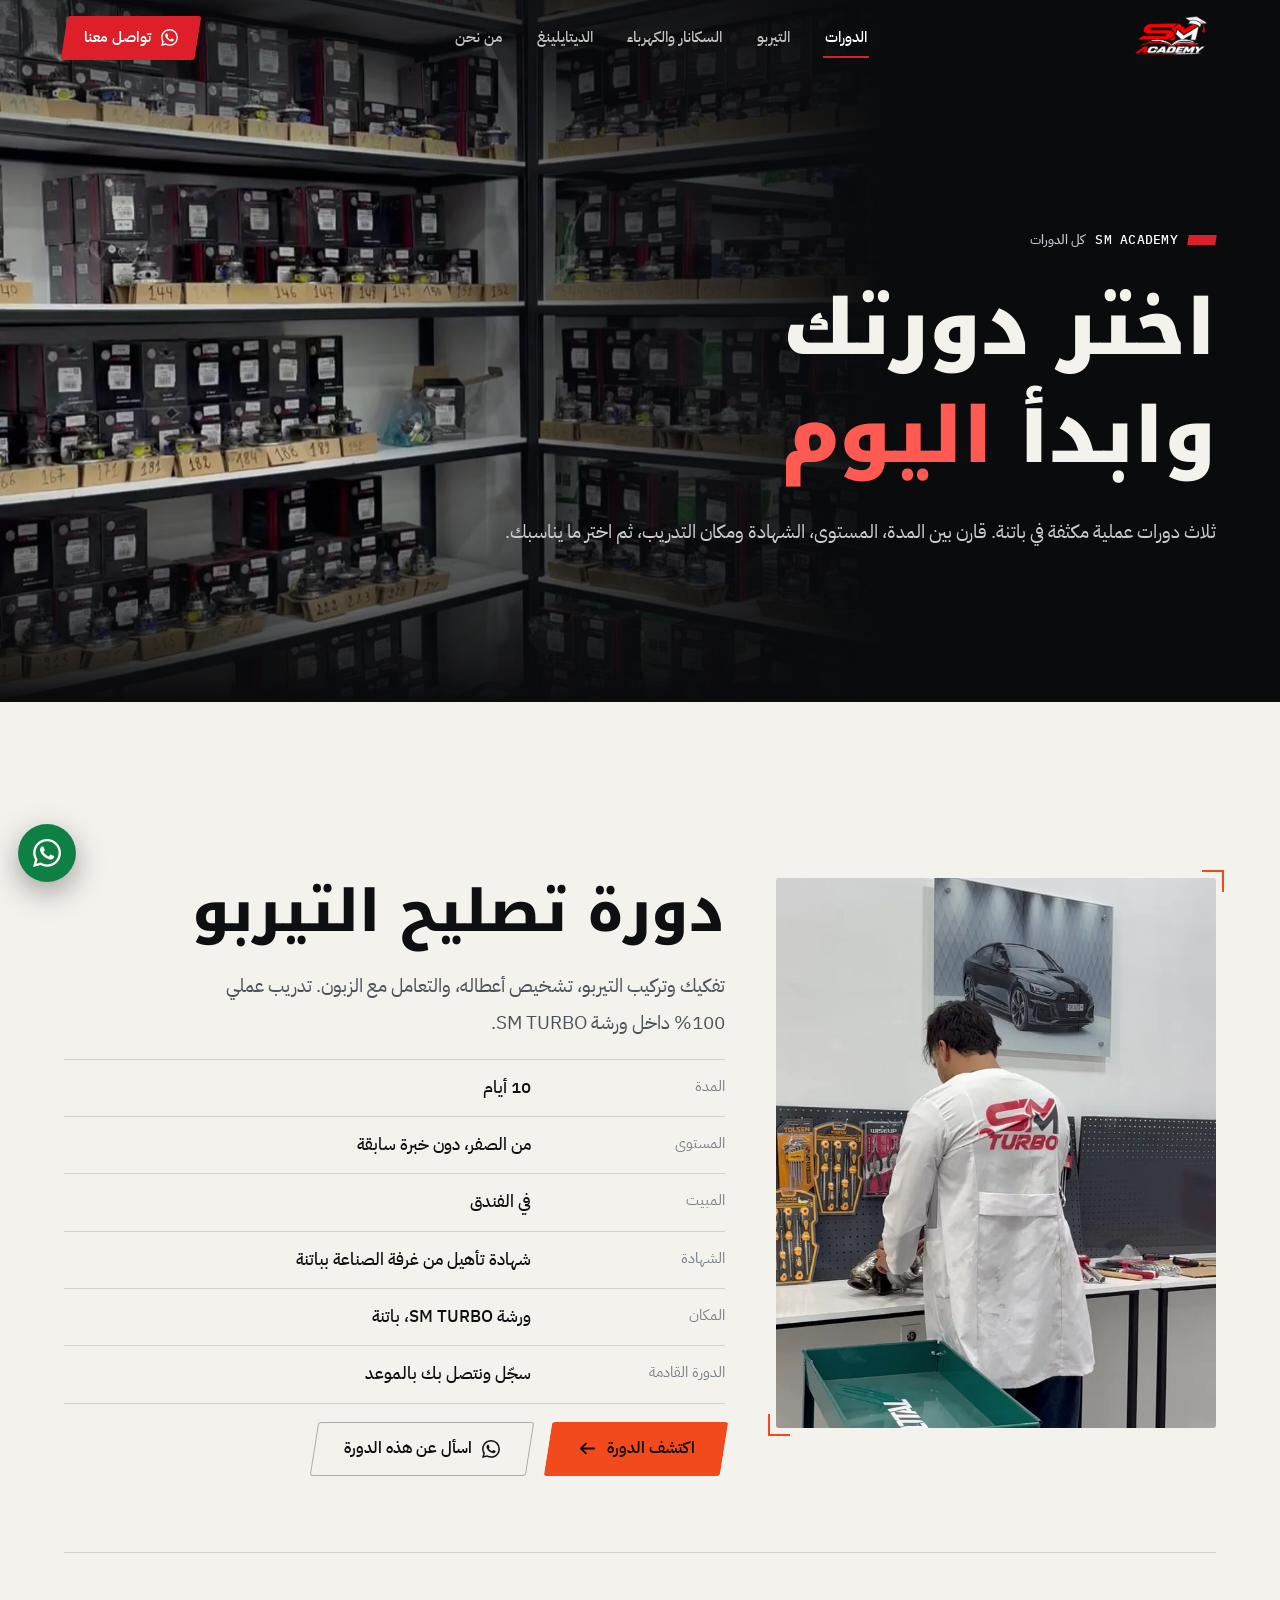
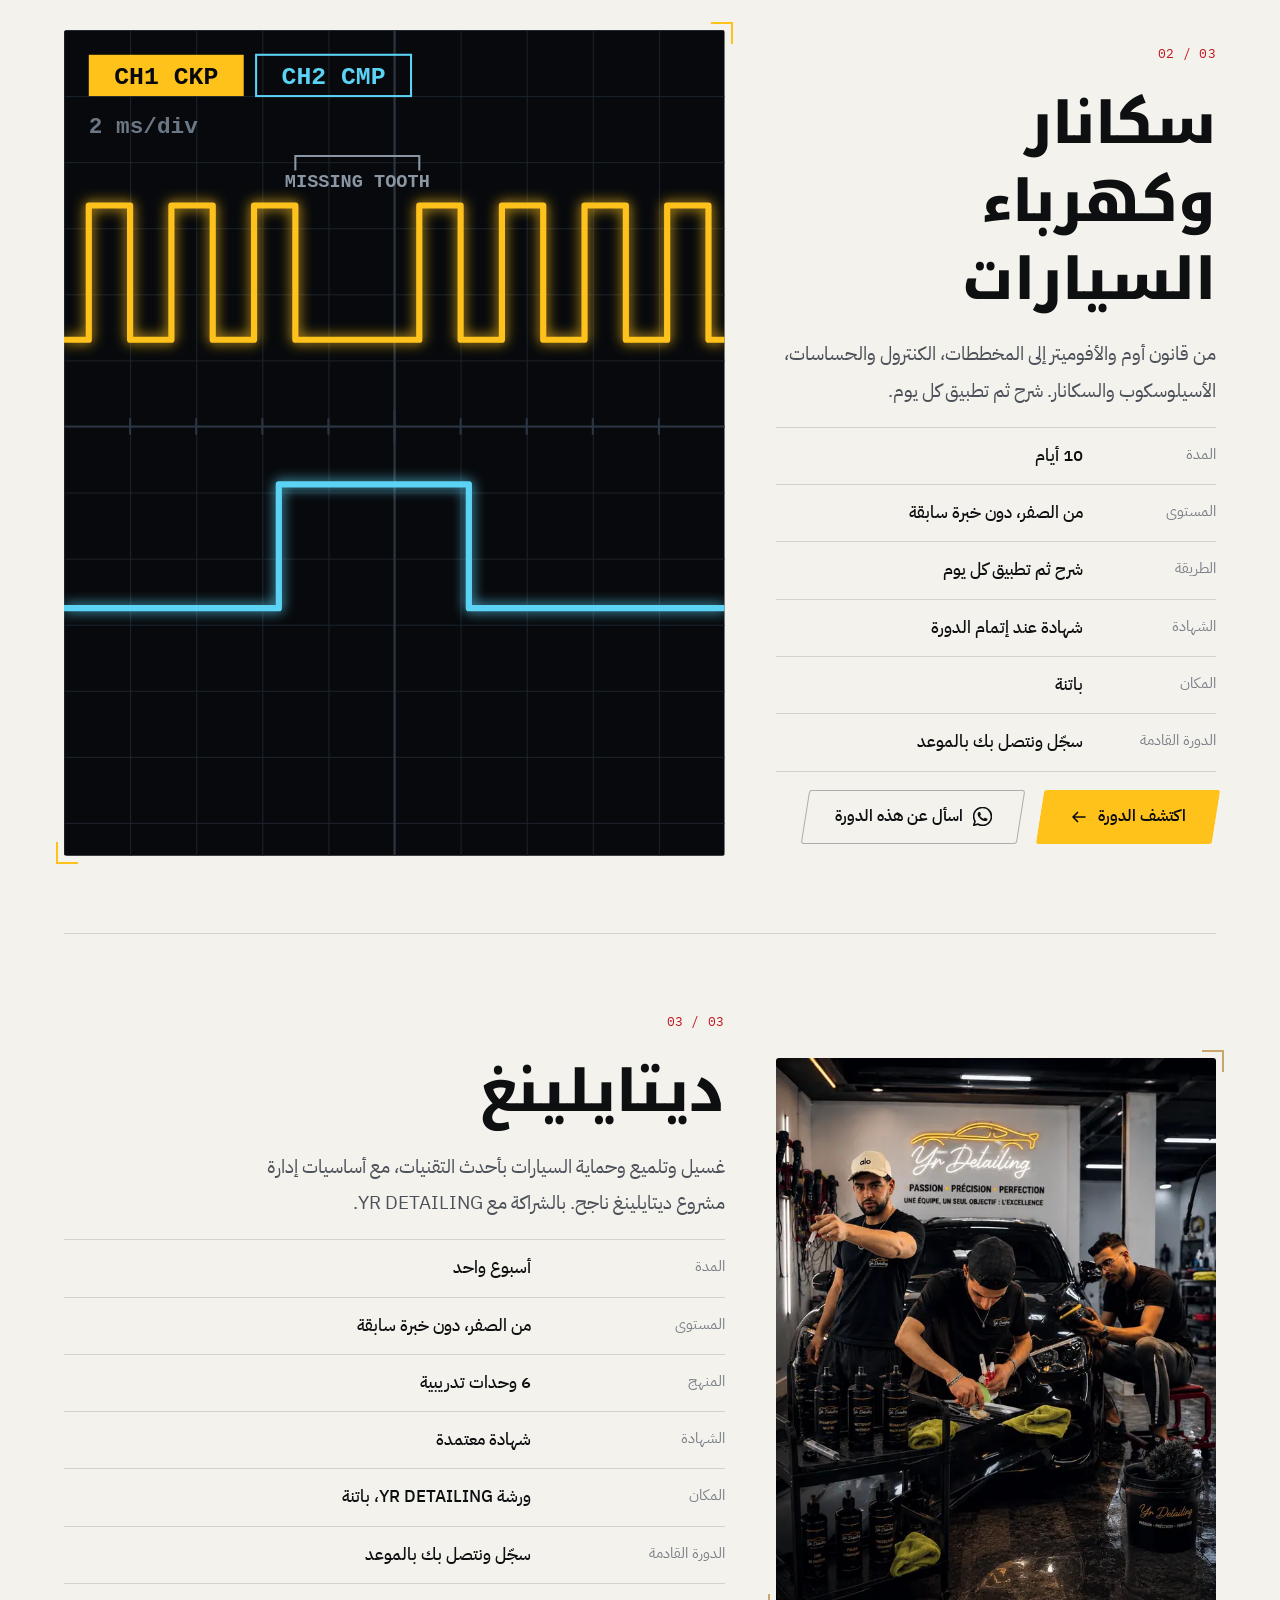
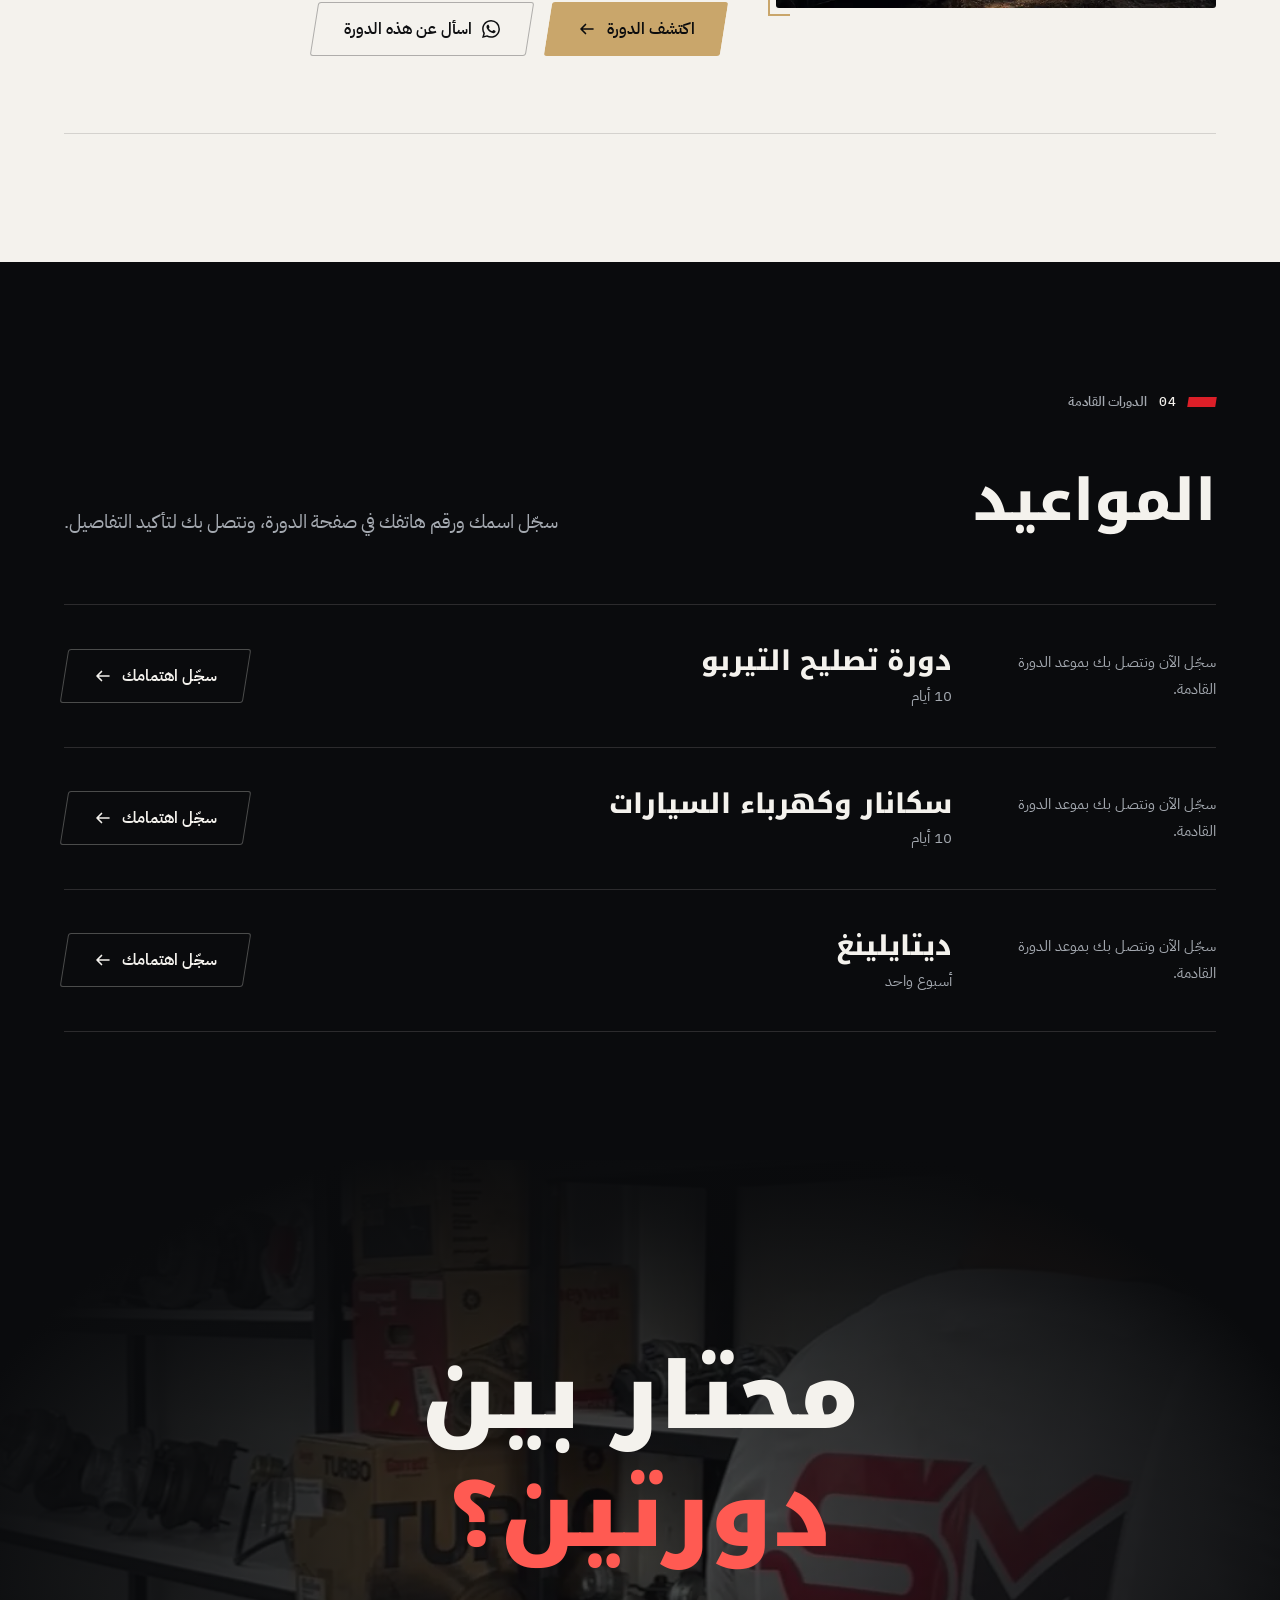
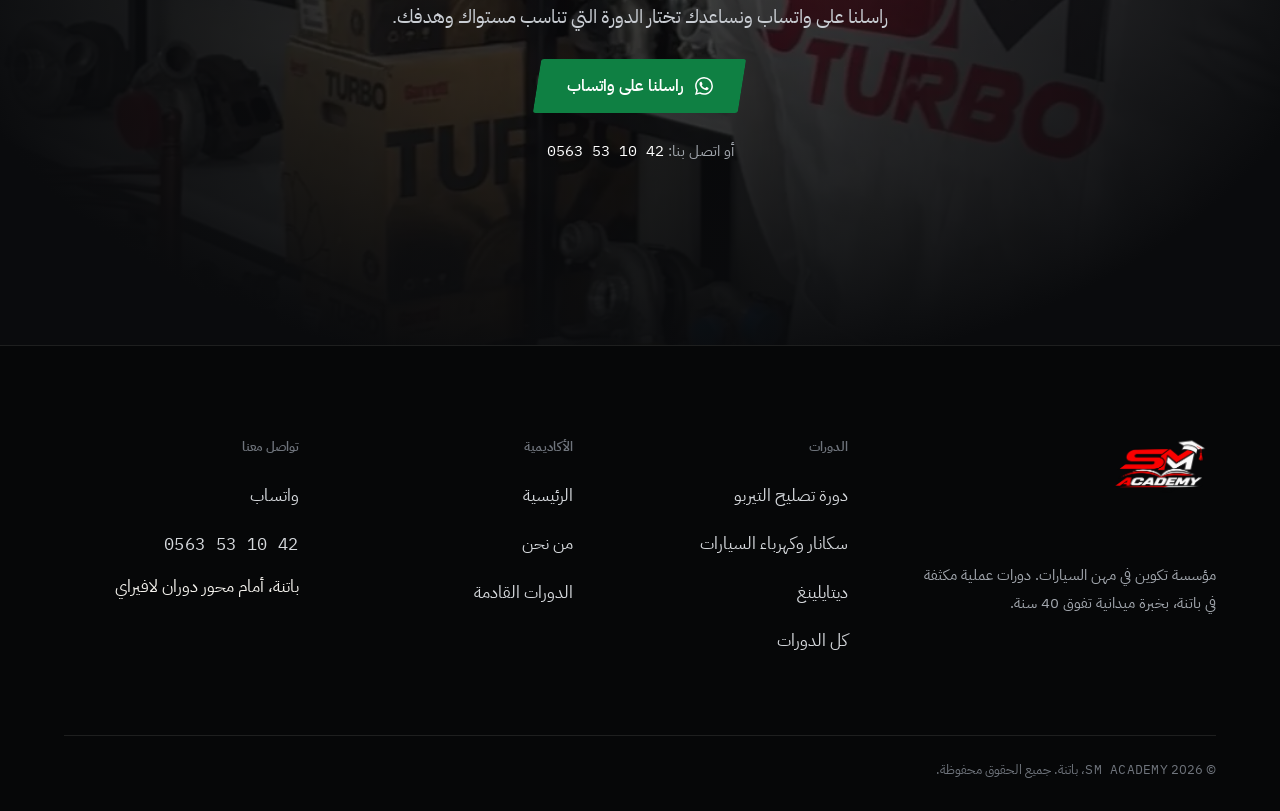
<file: courses.html>
<!DOCTYPE html>
<html lang="ar" dir="rtl">
<head>
<meta charset="UTF-8">
<meta name="viewport" content="width=device-width, initial-scale=1">
<title>كل الدورات | SM ACADEMY باتنة</title>
<meta name="description" content="قارن بين دورات SM ACADEMY في باتنة: تصليح التيربو، السكانار وكهرباء السيارات، والديتايلينغ. المدة، المستوى، الشهادة ومكان التدريب.">
<meta name="theme-color" content="#0a0b0d">
<link rel="canonical" href="https://smacademy.online/courses.html">
<meta property="og:type" content="website">
<meta property="og:site_name" content="SM ACADEMY">
<meta property="og:locale" content="ar_DZ">
<meta property="og:title" content="كل الدورات | SM ACADEMY باتنة">
<meta property="og:description" content="قارن بين دورات SM ACADEMY في باتنة: تصليح التيربو، السكانار وكهرباء السيارات، والديتايلينغ. المدة، المستوى، الشهادة ومكان التدريب.">
<meta property="og:url" content="https://smacademy.online/courses.html">
<meta property="og:image" content="https://smacademy.online/assets/img/og/home.jpg">
<meta property="og:image:width" content="1200">
<meta property="og:image:height" content="630">
<meta name="twitter:card" content="summary_large_image">
<link rel="icon" href="data:image/svg+xml,%3Csvg xmlns='http://www.w3.org/2000/svg' viewBox='0 0 64 64'%3E%3Crect width='64' height='64' rx='10' fill='%230a0b0d'/%3E%3Cpath d='M12 47h36l4-7H16z' fill='%23dc1f28'/%3E%3Ctext x='32' y='35' font-family='Arial' font-weight='900' font-style='italic' font-size='25' text-anchor='middle' fill='%23fff'%3ESM%3C/text%3E%3C/svg%3E">
<link rel="preconnect" href="https://fonts.googleapis.com">
<link rel="preconnect" href="https://fonts.gstatic.com" crossorigin>
<!-- Fonts load without blocking first paint; system fonts show until they arrive. -->
<link rel="preload" as="style" href="https://fonts.googleapis.com/css2?family=IBM+Plex+Mono:wght@500&family=IBM+Plex+Sans+Arabic:wght@400;500;600&family=Noto+Kufi+Arabic:wght@700;800;900&display=swap" onload="this.onload=null;this.rel='stylesheet'">
<noscript><link rel="stylesheet" href="https://fonts.googleapis.com/css2?family=IBM+Plex+Mono:wght@500&family=IBM+Plex+Sans+Arabic:wght@400;500;600&family=Noto+Kufi+Arabic:wght@700;800;900&display=swap"></noscript>
<link rel="stylesheet" href="assets/app.css">
<script>document.documentElement.classList.add('js');</script>
</head>
<body>

<a href="#main" class="skip">تخطَّ إلى المحتوى</a>

<header class="hdr" id="hdr">
  <div class="wrap hdr__in">
    <a class="logo" href="index.html" aria-label="SM ACADEMY: الصفحة الرئيسية"><img src="assets/img/sm-academy-logo.png" alt="SM ACADEMY" width="480" height="270" decoding="async"></a>
    <nav class="nav" aria-label="التنقل الرئيسي">
      <a href="courses.html" aria-current="page">الدورات</a>
      <a href="turbo.html">التيربو</a>
      <a href="electricity.html">السكانار والكهرباء</a>
      <a href="detailing.html">الديتايلينغ</a>
      <a href="about.html">من نحن</a>
    </nav>
    <div class="hdr__act">
      <a class="btn btn--sm" href="https://wa.me/213563531042?text=%D8%A7%D9%84%D8%B3%D9%84%D8%A7%D9%85%20%D8%B9%D9%84%D9%8A%D9%83%D9%85%D8%8C%20%D8%A3%D8%B1%D9%8A%D8%AF%20%D9%85%D8%B9%D9%84%D9%88%D9%85%D8%A7%D8%AA%20%D8%B9%D9%86%20%D8%AF%D9%88%D8%B1%D8%A7%D8%AA%D9%83%D9%85" target="_blank" rel="noopener"><i class="i i-wa" aria-hidden="true"></i> تواصل معنا</a>
      <button class="burger" id="menuBtn" type="button" aria-expanded="false" aria-controls="menu" aria-label="فتح القائمة"><span></span><span></span></button>
    </div>
  </div>
</header>

<div class="menu" id="menu">
  <nav class="menu__links" aria-label="القائمة">
    <a href="index.html" style="--n:0"><span class="latin">00</span>الرئيسية</a>
    <a href="courses.html" aria-current="page" style="--n:1"><span class="latin">01</span>الدورات</a>
    <a href="turbo.html" style="--n:2"><span class="latin">02</span>التيربو</a>
    <a href="electricity.html" style="--n:3"><span class="latin">03</span>السكانار والكهرباء</a>
    <a href="detailing.html" style="--n:4"><span class="latin">04</span>الديتايلينغ</a>
    <a href="about.html" style="--n:5"><span class="latin">05</span>من نحن</a>
  </nav>
  <div class="menu__foot">
    <a class="btn btn--wa btn--block" href="https://wa.me/213563531042?text=%D8%A7%D9%84%D8%B3%D9%84%D8%A7%D9%85%20%D8%B9%D9%84%D9%8A%D9%83%D9%85%D8%8C%20%D8%A3%D8%B1%D9%8A%D8%AF%20%D9%85%D8%B9%D9%84%D9%88%D9%85%D8%A7%D8%AA%20%D8%B9%D9%86%20%D8%AF%D9%88%D8%B1%D8%A7%D8%AA%D9%83%D9%85" target="_blank" rel="noopener"><i class="i i-wa" aria-hidden="true"></i> راسلنا على واتساب</a>
    <a class="btn btn--ghost btn--block" href="tel:+213563531042"><i class="i i-phone" aria-hidden="true"></i> <span class="latin">0563 53 10 42</span></a>
    <p>باتنة، أمام محور دوران لافيراي</p>
  </div>
</div>

<main id="main">
<section class="hero hero--page hero--split" aria-labelledby="heroTitle">
  <div class="hero__media" data-parallax>
    <img src="assets/img/turbo/shelves-640.webp" srcset="assets/img/turbo/shelves-640.webp 640w, assets/img/turbo/shelves-1080.webp 1080w" sizes="(min-width: 960px) 64vw, 100vw" width="640" height="800" alt="" fetchpriority="high" decoding="async">
  </div>
  <div class="wrap hero__in">
    <p class="kicker fx"><span class="latin">SM ACADEMY</span> كل الدورات</p>
    <h1 id="heroTitle" class="display">
      <span class="ln"><span>اختر دورتك</span></span>
      <span class="ln" style="--n:1"><span>وابدأ <em>اليوم</em></span></span>
    </h1>
    <p class="lead fx" style="--n:1">ثلاث دورات عملية مكثفة في باتنة. قارن بين المدة، المستوى، الشهادة ومكان التدريب، ثم اختر ما يناسبك.</p>
  </div>
</section>

<section class="sec s-light" aria-label="قائمة الدورات">
  <div class="wrap" data-course-rows>
    <noscript>
      <p><a class="tlink" href="turbo.html">دورة تصليح التيربو</a></p>
      <p><a class="tlink" href="electricity.html">سكانار وكهرباء السيارات</a></p>
      <p><a class="tlink" href="detailing.html">ديتايلينغ</a></p>
    </noscript>
  </div>
</section>

<section class="sec" id="sessions" aria-labelledby="sessionsTitle">
  <div class="wrap">
    <header class="sh sh--split">
      <p class="idx rv"><span class="latin">04</span> الدورات القادمة</p>
      <h2 id="sessionsTitle" class="h2 rv">المواعيد</h2>
      <p class="lead rv" style="--n:1">سجّل اسمك ورقم هاتفك في صفحة الدورة، ونتصل بك لتأكيد التفاصيل.</p>
    </header>
    <ul class="sessions" data-sessions>
      <noscript><li class="ses"><p>للاستفسار عن موعد الدورة القادمة، اتصل بنا: <a class="inline-link latin" href="tel:+213563531042">0563 53 10 42</a></p></li></noscript>
    </ul>
  </div>
</section>

<section class="final" aria-labelledby="finalTitle">
  <div class="final__media"><img src="assets/img/turbo/store-640.webp" srcset="assets/img/turbo/store-640.webp 640w, assets/img/turbo/store-1080.webp 1080w" sizes="100vw" width="640" height="800" alt="" loading="lazy" decoding="async"></div>
  <div class="wrap--narrow">
    <h2 id="finalTitle" class="display rv">محتار بين<br><em>دورتين؟</em></h2>
    <p class="lead rv">راسلنا على واتساب ونساعدك تختار الدورة التي تناسب مستواك وهدفك.</p>
    <div class="actions rv">
      <a class="btn btn--wa" href="https://wa.me/213563531042?text=%D8%A7%D9%84%D8%B3%D9%84%D8%A7%D9%85%20%D8%B9%D9%84%D9%8A%D9%83%D9%85%D8%8C%20%D8%A3%D8%B1%D9%8A%D8%AF%20%D9%85%D8%B9%D9%84%D9%88%D9%85%D8%A7%D8%AA%20%D8%B9%D9%86%20%D8%AF%D9%88%D8%B1%D8%A7%D8%AA%D9%83%D9%85" target="_blank" rel="noopener"><i class="i i-wa" aria-hidden="true"></i> راسلنا على واتساب</a>
    </div>
    <p class="final__tel rv">أو اتصل بنا: <a href="tel:+213563531042">0563 53 10 42</a></p>
  </div>
</section>
</main>

<a class="wa-float" href="https://wa.me/213563531042?text=%D8%A7%D9%84%D8%B3%D9%84%D8%A7%D9%85%20%D8%B9%D9%84%D9%8A%D9%83%D9%85%D8%8C%20%D8%A3%D8%B1%D9%8A%D8%AF%20%D9%85%D8%B9%D9%84%D9%88%D9%85%D8%A7%D8%AA%20%D8%B9%D9%86%20%D8%AF%D9%88%D8%B1%D8%A7%D8%AA%D9%83%D9%85" target="_blank" rel="noopener" aria-label="راسلنا على واتساب"><i class="i i-wa" aria-hidden="true"></i></a>

<footer class="ftr">
  <div class="wrap">
    <div class="ftr__grid">
      <div class="ftr__brand">
        <a href="index.html" aria-label="SM ACADEMY: الصفحة الرئيسية"><img src="assets/img/sm-academy-logo.png" alt="SM ACADEMY" width="480" height="270" loading="lazy" decoding="async"></a>
        <p>مؤسسة تكوين في مهن السيارات. دورات عملية مكثفة في باتنة، بخبرة ميدانية تفوق 40 سنة.</p>
      </div>
      <nav aria-label="الدورات">
        <h2>الدورات</h2>
        <ul>
          <li><a href="turbo.html">دورة تصليح التيربو</a></li>
          <li><a href="electricity.html">سكانار وكهرباء السيارات</a></li>
          <li><a href="detailing.html">ديتايلينغ</a></li>
          <li><a href="courses.html">كل الدورات</a></li>
        </ul>
      </nav>
      <nav aria-label="الأكاديمية">
        <h2>الأكاديمية</h2>
        <ul>
          <li><a href="index.html">الرئيسية</a></li>
          <li><a href="about.html">من نحن</a></li>
          <li><a href="index.html#sessions">الدورات القادمة</a></li>
        </ul>
      </nav>
      <div>
        <h2>تواصل معنا</h2>
        <ul>
          <li><a href="https://wa.me/213563531042?text=%D8%A7%D9%84%D8%B3%D9%84%D8%A7%D9%85%20%D8%B9%D9%84%D9%8A%D9%83%D9%85%D8%8C%20%D8%A3%D8%B1%D9%8A%D8%AF%20%D9%85%D8%B9%D9%84%D9%88%D9%85%D8%A7%D8%AA%20%D8%B9%D9%86%20%D8%AF%D9%88%D8%B1%D8%A7%D8%AA%D9%83%D9%85" target="_blank" rel="noopener">واتساب</a></li>
          <li><a href="tel:+213563531042" class="latin">0563 53 10 42</a></li>
          <li>باتنة، أمام محور دوران لافيراي</li>
        </ul>
      </div>
    </div>
    <div class="ftr__base">
      <p>© 2026 <span class="latin">SM ACADEMY</span>، باتنة. جميع الحقوق محفوظة.</p>
      
    </div>
  </div>
</footer>

<script src="assets/data.js"></script>
<script src="assets/app.js"></script>
</body>
</html>
</file>
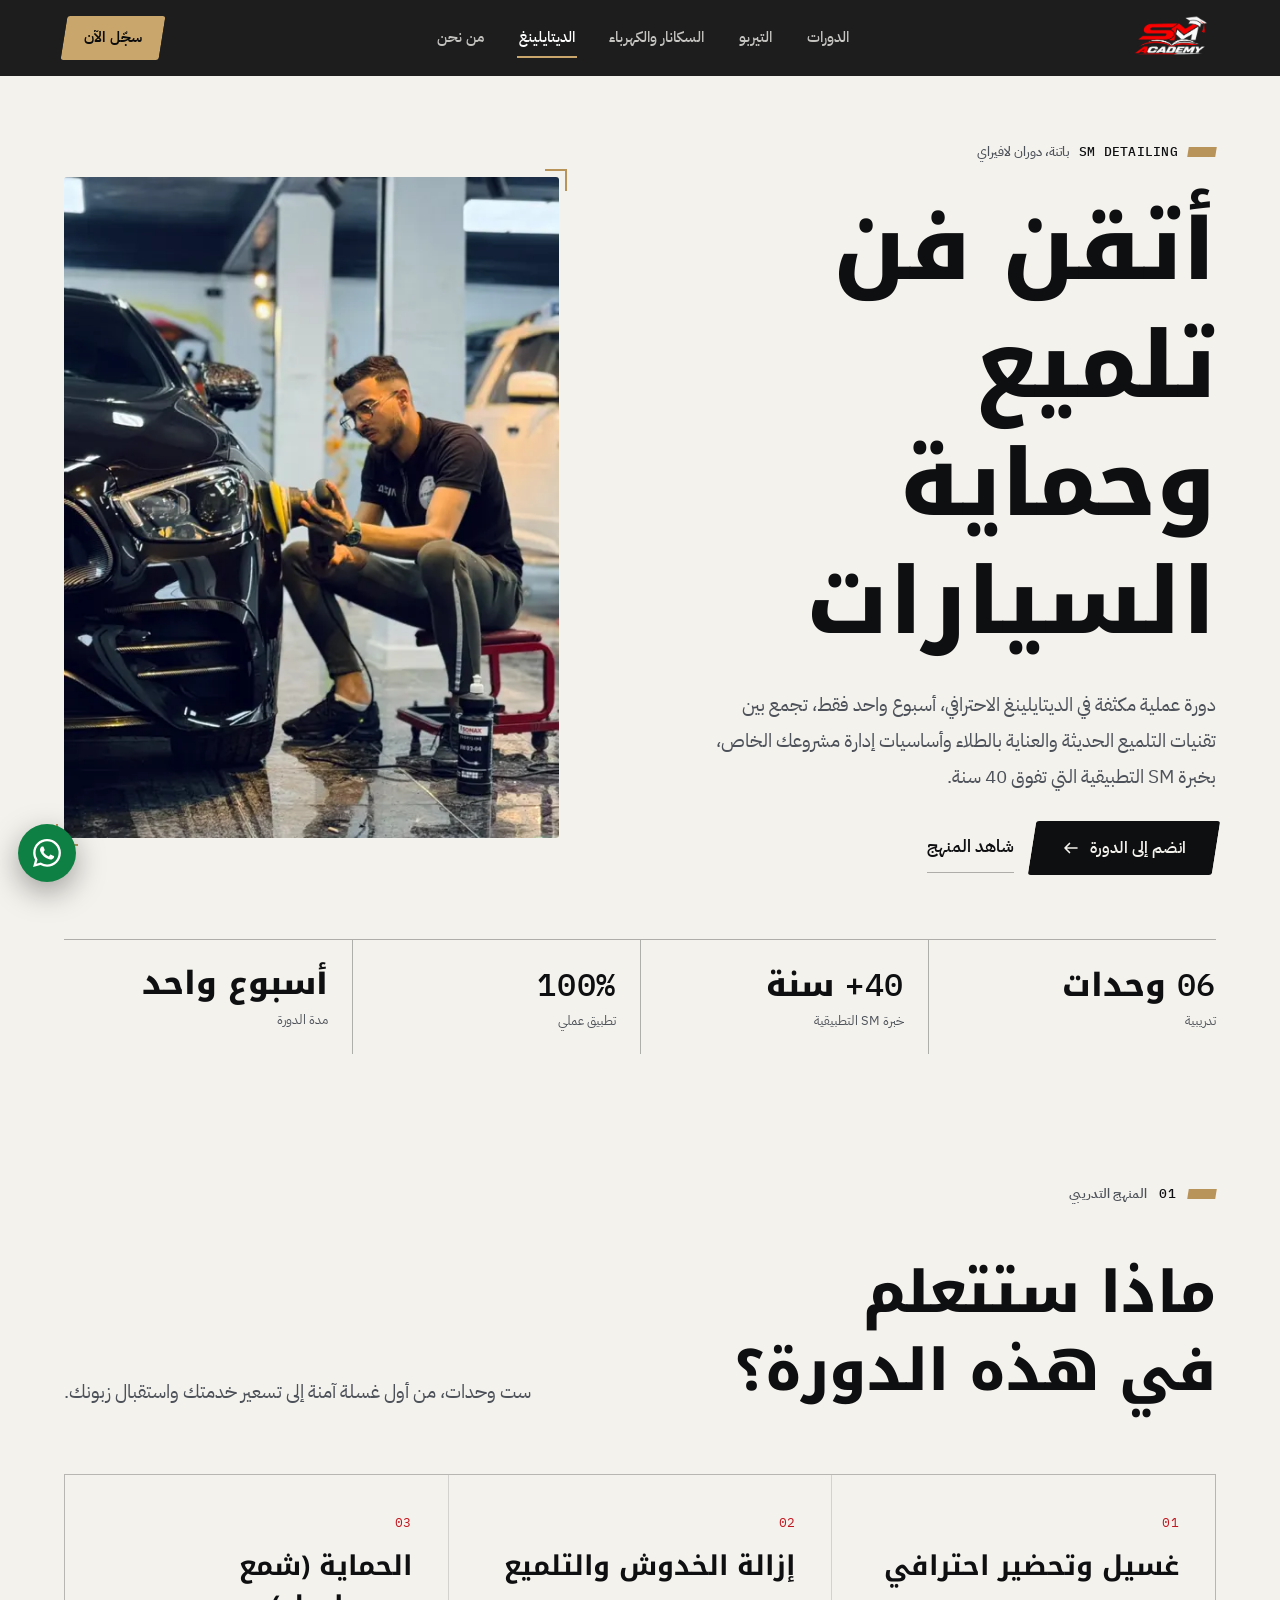
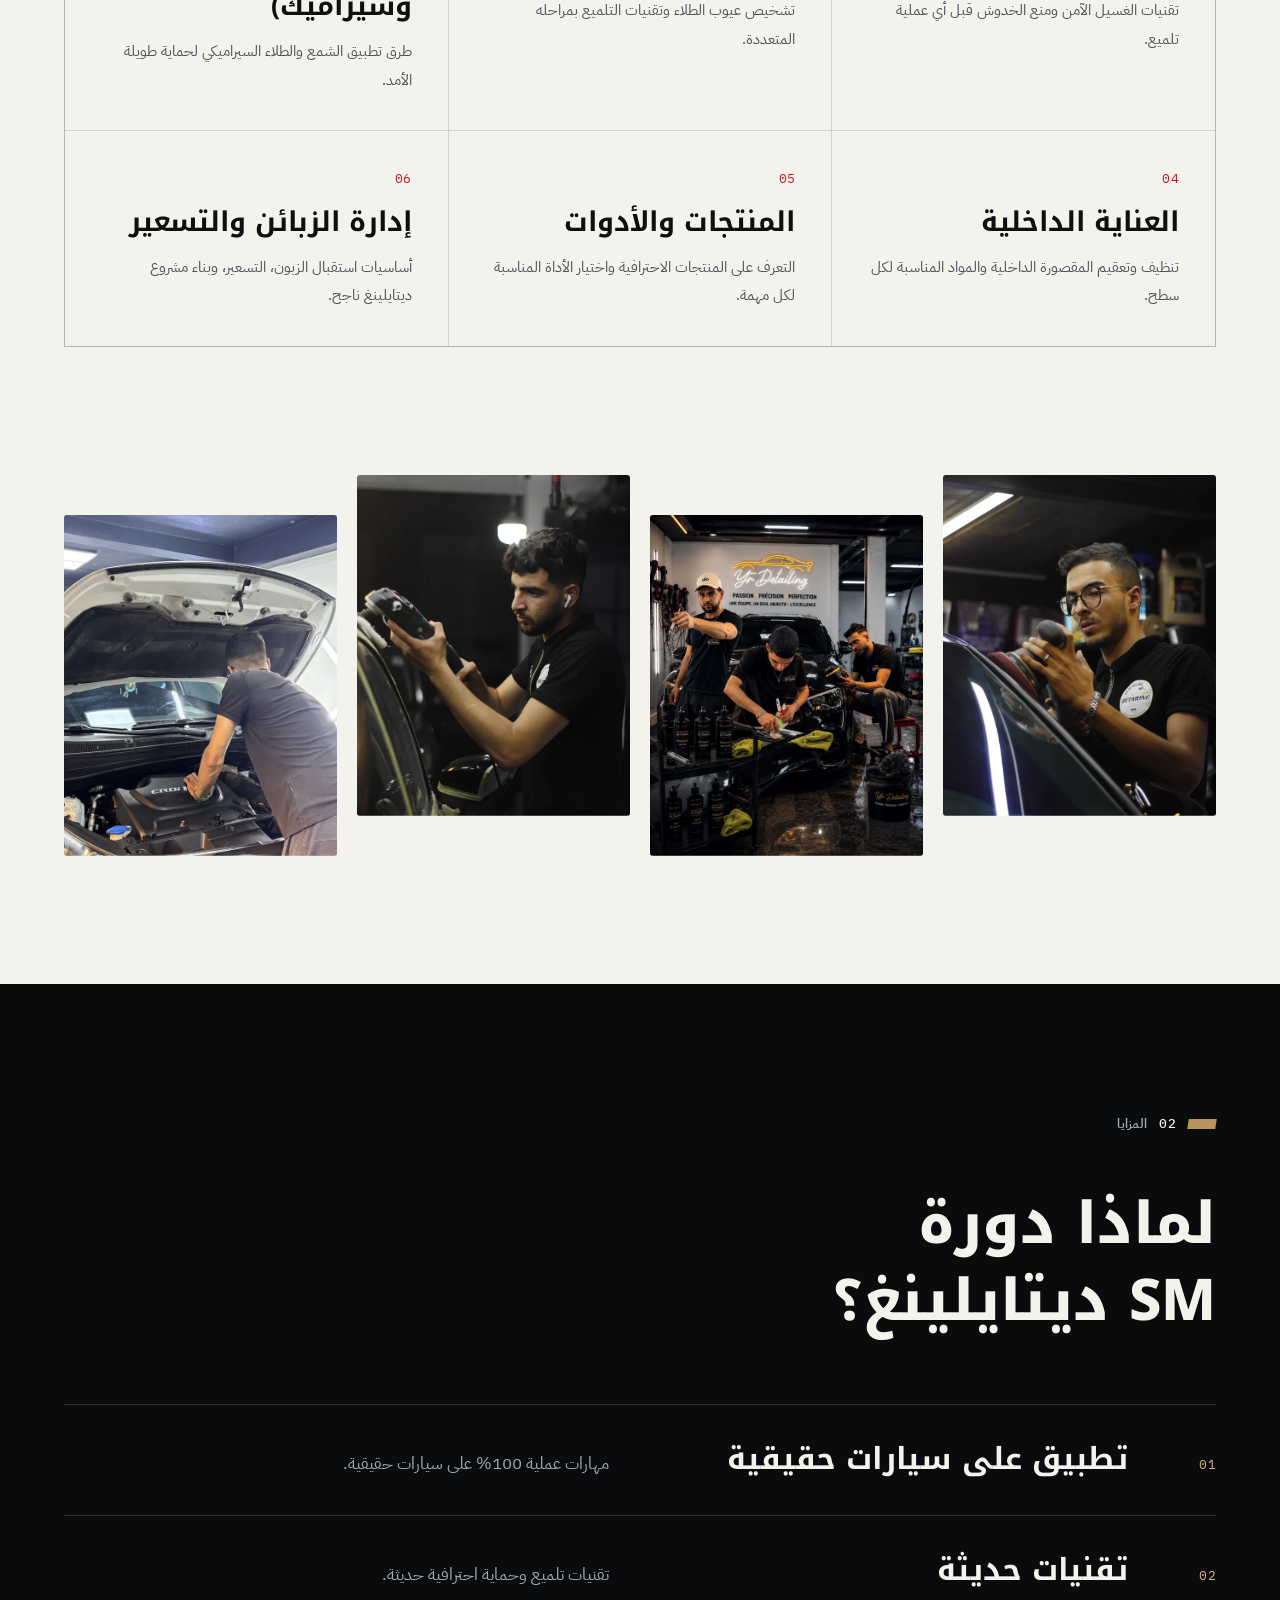
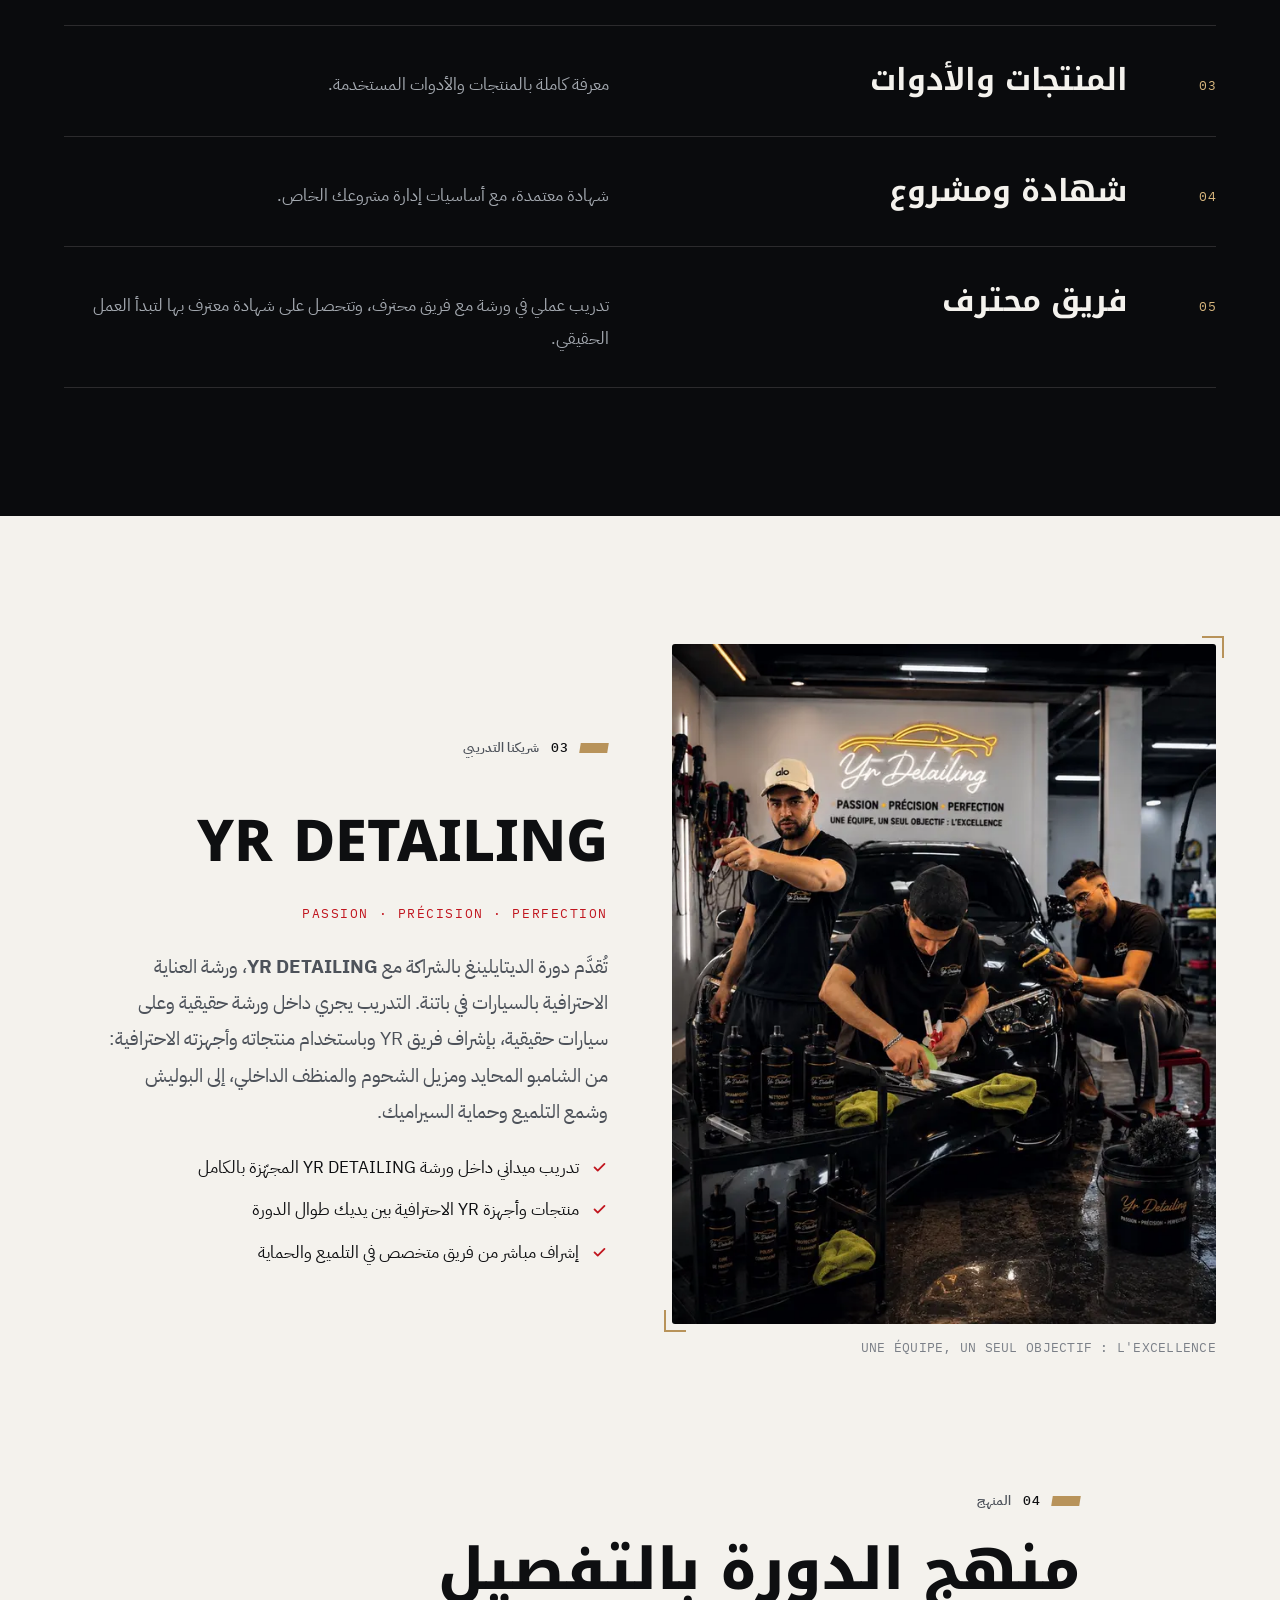
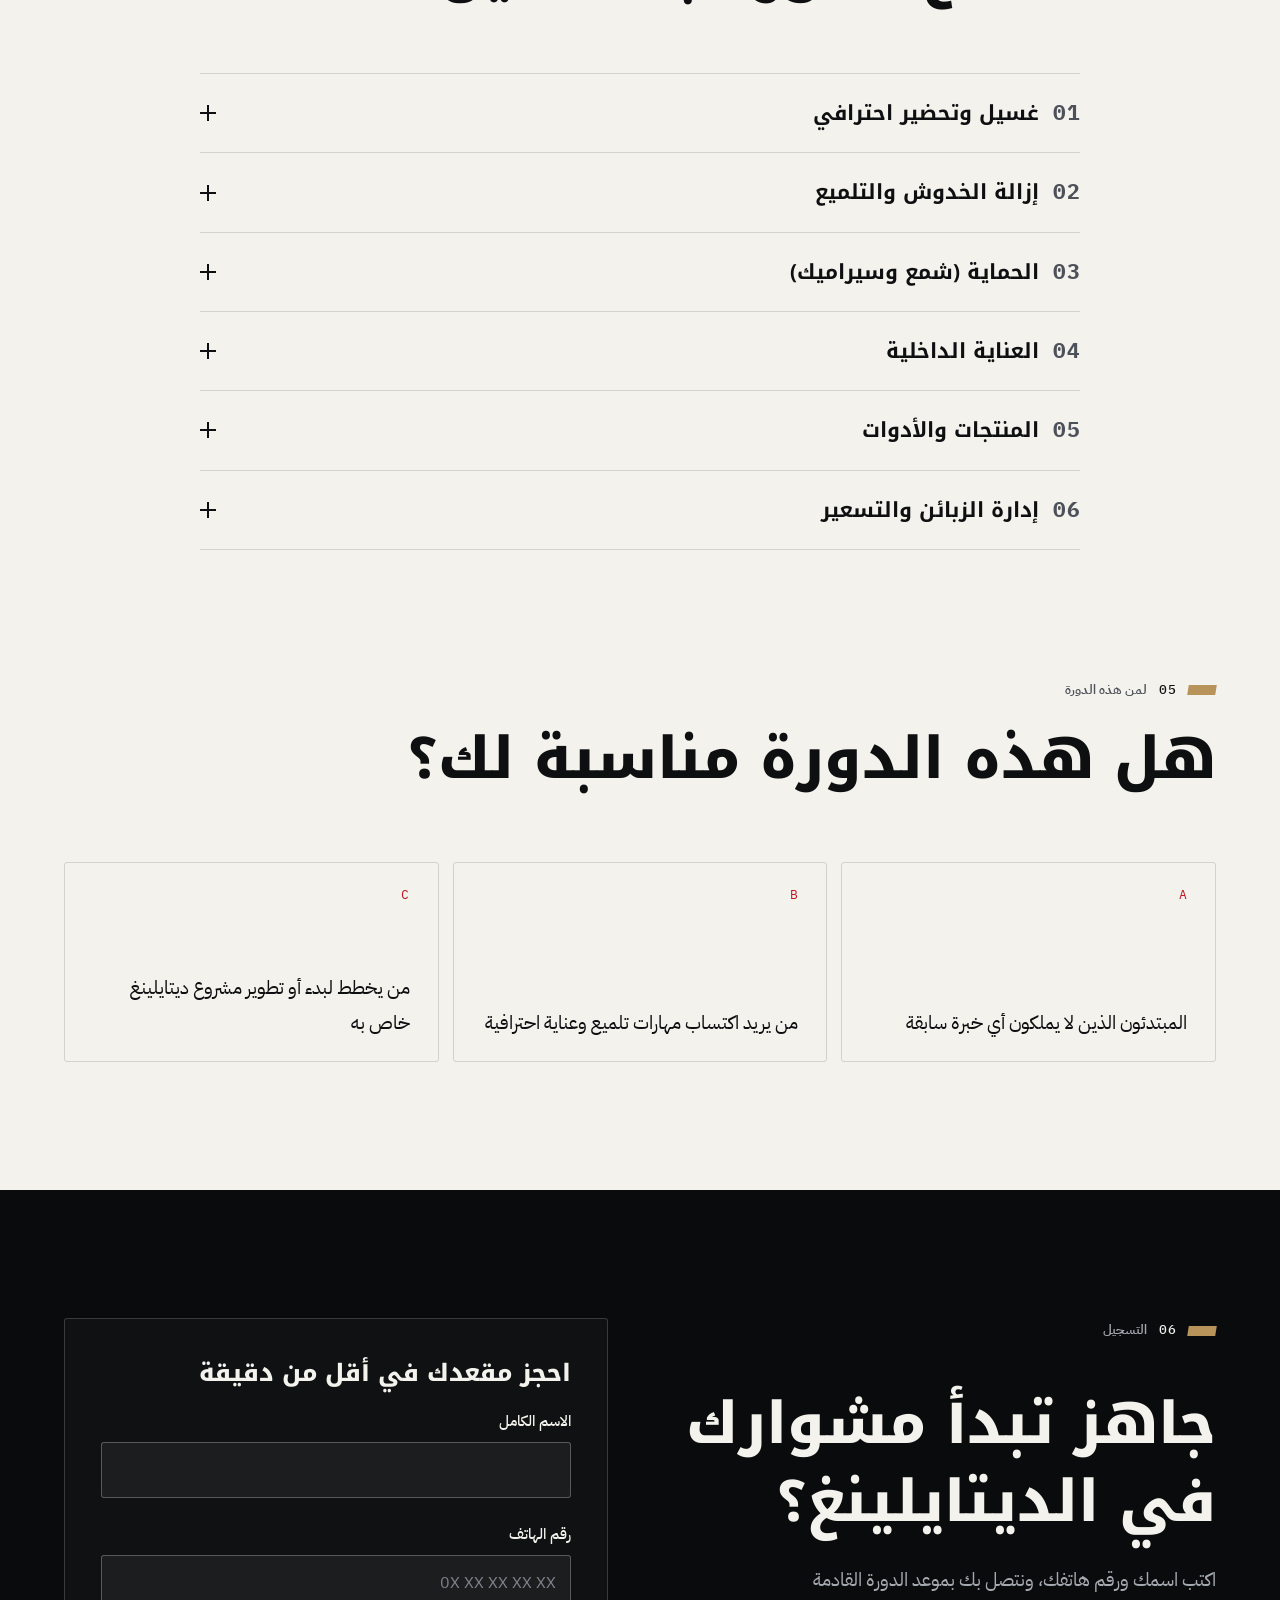
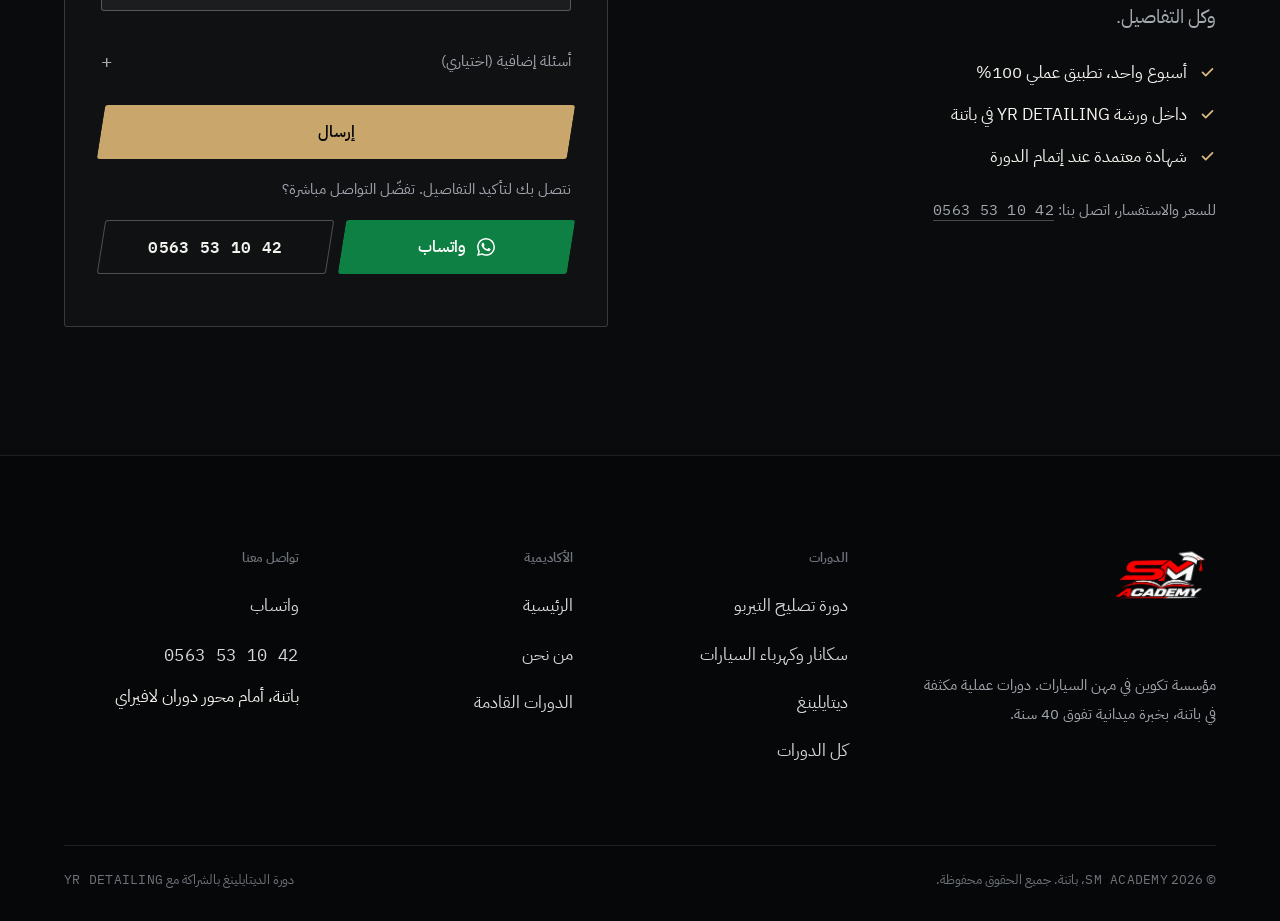
<file: detailing.html>
<!DOCTYPE html>
<html lang="ar" dir="rtl" data-theme="detail" data-course="detailing">
<head>
<meta charset="UTF-8">
<meta name="viewport" content="width=device-width, initial-scale=1">
<title>SM DETAILING | دورة التلميع الاحترافي - باتنة</title>
<meta name="description" content="SM DETAILING — دورة تكوين احترافية في تلميع وحماية السيارات (ديتايلينغ)، أسبوع واحد، في باتنة (دوران لافيراي)، بخبرة عملية تطبيقية تفوق 40 سنة.">
<meta name="theme-color" content="#f4f2ed">
<link rel="canonical" href="https://smacademy.online/detailing.html">
<meta property="og:type" content="website">
<meta property="og:site_name" content="SM ACADEMY">
<meta property="og:locale" content="ar_DZ">
<meta property="og:title" content="SM DETAILING | دورة التلميع الاحترافي - باتنة">
<meta property="og:description" content="SM DETAILING — دورة تكوين احترافية في تلميع وحماية السيارات (ديتايلينغ)، أسبوع واحد، في باتنة (دوران لافيراي)، بخبرة عملية تطبيقية تفوق 40 سنة.">
<meta property="og:url" content="https://smacademy.online/detailing.html">
<meta property="og:image" content="https://smacademy.online/assets/img/og/detailing.jpg">
<meta property="og:image:width" content="1200">
<meta property="og:image:height" content="630">
<meta name="twitter:card" content="summary_large_image">
<link rel="icon" href="data:image/svg+xml,%3Csvg xmlns='http://www.w3.org/2000/svg' viewBox='0 0 64 64'%3E%3Crect width='64' height='64' rx='10' fill='%230a0b0d'/%3E%3Cpath d='M12 47h36l4-7H16z' fill='%23dc1f28'/%3E%3Ctext x='32' y='35' font-family='Arial' font-weight='900' font-style='italic' font-size='25' text-anchor='middle' fill='%23fff'%3ESM%3C/text%3E%3C/svg%3E">
<link rel="preconnect" href="https://fonts.googleapis.com">
<link rel="preconnect" href="https://fonts.gstatic.com" crossorigin>
<!-- Fonts load without blocking first paint; system fonts show until they arrive. -->
<link rel="preload" as="style" href="https://fonts.googleapis.com/css2?family=IBM+Plex+Mono:wght@500&family=IBM+Plex+Sans+Arabic:wght@400;500;600&family=Noto+Kufi+Arabic:wght@700;800;900&display=swap" onload="this.onload=null;this.rel='stylesheet'">
<noscript><link rel="stylesheet" href="https://fonts.googleapis.com/css2?family=IBM+Plex+Mono:wght@500&family=IBM+Plex+Sans+Arabic:wght@400;500;600&family=Noto+Kufi+Arabic:wght@700;800;900&display=swap"></noscript>
<link rel="stylesheet" href="assets/app.css">
<script>document.documentElement.classList.add('js');</script>
</head>
<body class="s-light">

<a href="#main" class="skip">تخطَّ إلى المحتوى</a>

<header class="hdr" id="hdr">
  <div class="wrap hdr__in">
    <a class="logo" href="index.html" aria-label="SM ACADEMY: الصفحة الرئيسية"><img src="assets/img/sm-academy-logo.png" alt="SM ACADEMY" width="480" height="270" decoding="async"></a>
    <nav class="nav" aria-label="التنقل الرئيسي">
      <a href="courses.html">الدورات</a>
      <a href="turbo.html">التيربو</a>
      <a href="electricity.html">السكانار والكهرباء</a>
      <a href="detailing.html" aria-current="page">الديتايلينغ</a>
      <a href="about.html">من نحن</a>
    </nav>
    <div class="hdr__act">
      <a class="btn btn--sm" href="#signup">سجّل الآن</a>
      <button class="burger" id="menuBtn" type="button" aria-expanded="false" aria-controls="menu" aria-label="فتح القائمة"><span></span><span></span></button>
    </div>
  </div>
</header>

<div class="menu" id="menu">
  <nav class="menu__links" aria-label="القائمة">
    <a href="index.html" style="--n:0"><span class="latin">00</span>الرئيسية</a>
    <a href="courses.html" style="--n:1"><span class="latin">01</span>الدورات</a>
    <a href="turbo.html" style="--n:2"><span class="latin">02</span>التيربو</a>
    <a href="electricity.html" style="--n:3"><span class="latin">03</span>السكانار والكهرباء</a>
    <a href="detailing.html" aria-current="page" style="--n:4"><span class="latin">04</span>الديتايلينغ</a>
    <a href="about.html" style="--n:5"><span class="latin">05</span>من نحن</a>
  </nav>
  <div class="menu__foot">
    <a class="btn btn--wa btn--block" href="https://wa.me/213563531042?text=%D8%A7%D9%84%D8%B3%D9%84%D8%A7%D9%85%20%D8%B9%D9%84%D9%8A%D9%83%D9%85%D8%8C%20%D8%A3%D8%B1%D9%8A%D8%AF%20%D8%A7%D9%84%D8%AA%D8%B3%D8%AC%D9%8A%D9%84%20%D9%81%D9%8A%20%D8%AF%D9%88%D8%B1%D8%A9%20%D8%A7%D9%84%D8%AF%D9%8A%D8%AA%D8%A7%D9%8A%D9%84%D9%8A%D9%86%D8%BA" target="_blank" rel="noopener"><i class="i i-wa" aria-hidden="true"></i> راسلنا على واتساب</a>
    <a class="btn btn--ghost btn--block" href="tel:+213563531042"><i class="i i-phone" aria-hidden="true"></i> <span class="latin">0563 53 10 42</span></a>
    <p>باتنة، أمام محور دوران لافيراي</p>
  </div>
</div>

<main id="main">
<section class="hero hero--detail" aria-labelledby="heroTitle">
  <div class="wrap hero__grid">
    <div class="hero__copy">
      <p class="kicker fx"><span class="latin">SM DETAILING</span> باتنة، دوران لافيراي</p>
      <h1 id="heroTitle" class="display fx">أتقن فن تلميع<br>وحماية السيارات</h1>
      <p class="lead fx" style="--n:1">دورة عملية مكثفة في الديتايلينغ الاحترافي، أسبوع واحد فقط، تجمع بين تقنيات التلميع الحديثة والعناية بالطلاء وأساسيات إدارة مشروعك الخاص، بخبرة SM التطبيقية التي تفوق 40 سنة.</p>
      <div class="actions fx" style="--n:2">
        <a class="btn" href="#signup">انضم إلى الدورة <i class="i i-arrow" aria-hidden="true"></i></a>
        <a class="tlink" href="#curriculum">شاهد المنهج</a>
      </div>
    </div>
    <div class="ticks fx" style="--n:2">
      <figure class="fig fig--34 gloss">
        <img src="assets/img/detailing/hero-540.webp" srcset="assets/img/detailing/hero-540.webp 540w, assets/img/detailing/hero-810.webp 810w" sizes="(min-width: 960px) 42vw, 100vw" width="810" height="1080" alt="فني SM ديتايلينغ يستخدم آلة تلميع احترافية على سيارة في الورشة" fetchpriority="high" decoding="async">
      </figure>
    </div>
  </div>
  <dl class="wrap specbar fx" style="--n:3">
    <div><dt><span class="latin">06</span> وحدات</dt><dd>تدريبية</dd></div>
    <div><dt><span class="latin">+40</span> سنة</dt><dd>خبرة SM التطبيقية</dd></div>
    <div><dt><span class="latin">100%</span></dt><dd>تطبيق عملي</dd></div>
    <div><dt>أسبوع واحد</dt><dd>مدة الدورة</dd></div>
  </dl>
</section>

<section class="sec" id="learn" aria-labelledby="learnTitle">
  <div class="wrap">
    <header class="sh sh--split">
      <p class="idx rv"><span class="latin">01</span> المنهج التدريبي</p>
      <h2 id="learnTitle" class="h2 rv">ماذا ستتعلم<br>في هذه الدورة؟</h2>
      <p class="lead rv" style="--n:1">ست وحدات، من أول غسلة آمنة إلى تسعير خدمتك واستقبال زبونك.</p>
    </header>
    <ol class="mods rv">
      <li><span class="latin">01</span><h3 class="h3">غسيل وتحضير احترافي</h3><p>تقنيات الغسيل الآمن ومنع الخدوش قبل أي عملية تلميع.</p></li>
      <li><span class="latin">02</span><h3 class="h3">إزالة الخدوش والتلميع</h3><p>تشخيص عيوب الطلاء وتقنيات التلميع بمراحله المتعددة.</p></li>
      <li><span class="latin">03</span><h3 class="h3">الحماية (شمع وسيراميك)</h3><p>طرق تطبيق الشمع والطلاء السيراميكي لحماية طويلة الأمد.</p></li>
      <li><span class="latin">04</span><h3 class="h3">العناية الداخلية</h3><p>تنظيف وتعقيم المقصورة الداخلية والمواد المناسبة لكل سطح.</p></li>
      <li><span class="latin">05</span><h3 class="h3">المنتجات والأدوات</h3><p>التعرف على المنتجات الاحترافية واختيار الأداة المناسبة لكل مهمة.</p></li>
      <li><span class="latin">06</span><h3 class="h3">إدارة الزبائن والتسعير</h3><p>أساسيات استقبال الزبون، التسعير، وبناء مشروع ديتايلينغ ناجح.</p></li>
    </ol>
  </div>
</section>

<section class="sec" id="photos" aria-label="صور من الورشة" style="padding-top:0;overflow:clip">
  <div class="strip">
    <figure class="fig fig--45 rv-mask"><img src="assets/img/detailing/polish-720.webp" sizes="(min-width: 760px) 300px, 74vw" width="720" height="900" loading="lazy" decoding="async" alt="فني يلمّع غطاء محرك سيارة بآلة التلميع"></figure>
    <figure class="fig fig--45 rv-mask"><img src="assets/img/detailing/team-640.webp" srcset="assets/img/detailing/team-640.webp 640w, assets/img/detailing/team-1024.webp 1024w" sizes="(min-width: 760px) 300px, 74vw" width="640" height="800" loading="lazy" decoding="async" alt="فريق YR DETAILING أثناء تلميع وتنظيف سيارة داخل الورشة"></figure>
    <figure class="fig fig--45 rv-mask"><img src="assets/img/detailing/inspect-720.webp" sizes="(min-width: 760px) 300px, 74vw" width="720" height="900" loading="lazy" decoding="async" alt="فني يفحص هيكل السيارة بآلة التلميع"></figure>
    <figure class="fig fig--45 rv-mask"><img src="assets/img/detailing/engine-640.webp" srcset="assets/img/detailing/engine-640.webp 640w, assets/img/detailing/engine-1080.webp 1080w" sizes="(min-width: 760px) 300px, 74vw" width="640" height="800" loading="lazy" decoding="async" alt="تنظيف غطاء المحرك من الداخل"></figure>
  </div>
</section>

<section class="sec s-dark" id="benefits" aria-labelledby="benefitsTitle">
  <div class="wrap">
    <header class="sh sh--split">
      <p class="idx rv"><span class="latin">02</span> المزايا</p>
      <h2 id="benefitsTitle" class="h2 rv">لماذا دورة<br>SM ديتايلينغ؟</h2>
    </header>
    <ol class="rows">
      <li class="rv"><span class="latin">01</span><h3>تطبيق على سيارات حقيقية</h3><p>مهارات عملية 100% على سيارات حقيقية.</p></li>
      <li class="rv"><span class="latin">02</span><h3>تقنيات حديثة</h3><p>تقنيات تلميع وحماية احترافية حديثة.</p></li>
      <li class="rv"><span class="latin">03</span><h3>المنتجات والأدوات</h3><p>معرفة كاملة بالمنتجات والأدوات المستخدمة.</p></li>
      <li class="rv"><span class="latin">04</span><h3>شهادة ومشروع</h3><p>شهادة معتمدة، مع أساسيات إدارة مشروعك الخاص.</p></li>
      <li class="rv"><span class="latin">05</span><h3>فريق محترف</h3><p>تدريب عملي في ورشة مع فريق محترف، وتتحصل على شهادة معترف بها لتبدأ العمل الحقيقي.</p></li>
    </ol>
  </div>
</section>

<section class="sec" id="partner" aria-labelledby="partnerTitle">
  <div class="wrap duo duo--flip">
    <div class="duo__text">
      <p class="idx rv"><span class="latin">03</span> شريكنا التدريبي</p>
      <h2 id="partnerTitle" class="h2 rv"><span class="latin" style="font-family:var(--font-display);letter-spacing:0">YR DETAILING</span></h2>
      <p class="partner-mark rv">PASSION · PRÉCISION · PERFECTION</p>
      <p class="lead rv">تُقدَّم دورة الديتايلينغ بالشراكة مع <strong>YR DETAILING</strong>، ورشة العناية الاحترافية بالسيارات في باتنة. التدريب يجري داخل ورشة حقيقية وعلى سيارات حقيقية، بإشراف فريق YR وباستخدام منتجاته وأجهزته الاحترافية: من الشامبو المحايد ومزيل الشحوم والمنظف الداخلي، إلى البوليش وشمع التلميع وحماية السيراميك.</p>
      <ul class="checks rv">
        <li>تدريب ميداني داخل ورشة YR DETAILING المجهّزة بالكامل</li>
        <li>منتجات وأجهزة YR الاحترافية بين يديك طوال الدورة</li>
        <li>إشراف مباشر من فريق متخصص في التلميع والحماية</li>
      </ul>
    </div>
    <div>
      <div class="ticks rv"><figure class="fig fig--45 rv-mask">
        <img src="assets/img/detailing/team-640.webp" srcset="assets/img/detailing/team-640.webp 640w, assets/img/detailing/team-1024.webp 1024w" sizes="(min-width: 900px) 46vw, 100vw" width="1024" height="1280" loading="lazy" decoding="async" alt="فريق YR DETAILING أثناء تلميع وتنظيف سيارة داخل الورشة">
      </figure></div>
      <p class="cap"><span class="latin">UNE ÉQUIPE, UN SEUL OBJECTIF : L'EXCELLENCE</span></p>
    </div>
  </div>
</section>

<section class="sec" id="curriculum" aria-labelledby="curriculumTitle" style="padding-top:0">
  <div class="wrap--narrow">
    <header class="sh">
      <p class="idx rv"><span class="latin">04</span> المنهج</p>
      <h2 id="curriculumTitle" class="h2 rv">منهج الدورة بالتفصيل</h2>
    </header>
    <div class="faq rv">
      <div class="faq__item"><button type="button" class="faq__q" aria-expanded="false"><span><span class="latin muted">01</span>&nbsp; غسيل وتحضير احترافي</span></button><div class="faq__a"><div><ul><li>غسيل بالطريقتين: بالسطلين وبدون تلامس</li><li>أدوات التجفيف الآمنة التي لا تخدش الطلاء</li><li>فحص سطح الطلاء قبل البدء في التلميع</li></ul></div></div></div>
      <div class="faq__item"><button type="button" class="faq__q" aria-expanded="false"><span><span class="latin muted">02</span>&nbsp; إزالة الخدوش والتلميع</span></button><div class="faq__a"><div><ul><li>تشخيص أنواع الخدوش وعيوب الطلاء</li><li>مراحل التلميع: القطع، التلميع، التنعيم النهائي</li><li>استخدام آلة التلميع باحتراف وأمان</li></ul></div></div></div>
      <div class="faq__item"><button type="button" class="faq__q" aria-expanded="false"><span><span class="latin muted">03</span>&nbsp; الحماية (شمع وسيراميك)</span></button><div class="faq__a"><div><ul><li>أنواع الشمع والطلاء السيراميكي وفروقها</li><li>طريقة التطبيق الصحيحة خطوة بخطوة</li><li>نصائح عملية لإطالة عمر الحماية</li></ul></div></div></div>
      <div class="faq__item"><button type="button" class="faq__q" aria-expanded="false"><span><span class="latin muted">04</span>&nbsp; العناية الداخلية</span></button><div class="faq__a"><div><ul><li>تنظيف الأقمشة والجلد بالمواد المناسبة</li><li>تعقيم فتحات التكييف والزوايا الصعبة</li><li>لمسات نهائية تعطي مظهرًا احترافيًا</li></ul></div></div></div>
      <div class="faq__item"><button type="button" class="faq__q" aria-expanded="false"><span><span class="latin muted">05</span>&nbsp; المنتجات والأدوات</span></button><div class="faq__a"><div><ul><li>التعرف على المنتجات الاحترافية حسب النوع</li><li>اختيار الأداة المناسبة لكل مهمة</li><li>صيانة وتخزين أدوات العمل</li></ul></div></div></div>
      <div class="faq__item"><button type="button" class="faq__q" aria-expanded="false"><span><span class="latin muted">06</span>&nbsp; إدارة الزبائن والتسعير</span></button><div class="faq__a"><div><ul><li>استقبال الزبون وتقييم حالة السيارة</li><li>أساسيات تسعير الخدمات</li><li>بناء قاعدة زبائن دائمة ومشروع ناجح</li></ul></div></div></div>
    </div>
  </div>
</section>

<section class="sec" id="who" aria-labelledby="whoTitle" style="padding-top:0">
  <div class="wrap">
    <header class="sh">
      <p class="idx rv"><span class="latin">05</span> لمن هذه الدورة</p>
      <h2 id="whoTitle" class="h2 rv">هل هذه الدورة مناسبة لك؟</h2>
    </header>
    <ul class="who">
      <li class="rv"><span class="latin">A</span>المبتدئون الذين لا يملكون أي خبرة سابقة</li>
      <li class="rv" style="--n:1"><span class="latin">B</span>من يريد اكتساب مهارات تلميع وعناية احترافية</li>
      <li class="rv" style="--n:2"><span class="latin">C</span>من يخطط لبدء أو تطوير مشروع ديتايلينغ خاص به</li>
    </ul>
  </div>
</section>

<section class="sec s-dark" id="signup" aria-labelledby="signupTitle">
  <div class="wrap duo" style="align-items:start">
    <div class="duo__text">
      <p class="idx rv"><span class="latin">06</span> التسجيل</p>
      <h2 id="signupTitle" class="h2 rv">جاهز تبدأ مشوارك<br>في الديتايلينغ؟</h2>
      <p class="lead rv" data-session-off>اكتب اسمك ورقم هاتفك، ونتصل بك بموعد الدورة القادمة وكل التفاصيل.</p>
      <p class="lead rv" data-session-on hidden>الدورة القادمة: <strong class="nowrap" data-session></strong>. اكتب اسمك ورقم هاتفك ونتصل بك لتأكيد التفاصيل.</p>
      <ul class="checks rv">
        <li>أسبوع واحد، تطبيق عملي 100%</li>
        <li>داخل ورشة YR DETAILING في باتنة</li>
        <li>شهادة معتمدة عند إتمام الدورة</li>
      </ul>
      <p class="sheet__note rv">للسعر والاستفسار، اتصل بنا: <a class="inline-link latin" href="tel:+213563531042">0563 53 10 42</a></p>
    </div>
    <form id="signupForm" class="form fx" style="--n:2" method="POST" target="hidden_iframe" novalidate>
      <p class="form__title">احجز مقعدك في أقل من دقيقة</p>
      <div class="field">
        <label for="name">الاسم الكامل</label>
        <input type="text" id="name" name="name" autocomplete="name" enterkeyhint="next" required>
        <span class="field-error" data-error-for="name"></span>
      </div>
      <div class="field">
        <label for="phone">رقم الهاتف</label>
        <input type="tel" id="phone" name="phone" autocomplete="tel" inputmode="tel" enterkeyhint="send" placeholder="0X XX XX XX XX" required>
        <span class="field-error" data-error-for="phone"></span>
      </div>
      <input type="hidden" name="course" value="دورة الديتايلينغ الاحترافي">
      <details class="more">
        <summary>أسئلة إضافية (اختياري)</summary>
        <div class="more__in">
          <div class="field">
            <span class="label" id="experienceLabel">مدة الخبرة</span>
            <div class="choices" role="group" aria-labelledby="experienceLabel">
              <button type="button" class="choice-btn" aria-pressed="false" data-value="بدون خبرة">بدون خبرة</button>
              <button type="button" class="choice-btn" aria-pressed="false" data-value="أقل من سنة">أقل من سنة</button>
              <button type="button" class="choice-btn" aria-pressed="false" data-value="1 - 3 سنوات">1 - 3 سنوات</button>
              <button type="button" class="choice-btn" aria-pressed="false" data-value="أكثر من 3 سنوات">أكثر من 3 سنوات</button>
            </div>
            <input type="hidden" id="experience" name="experience">
          </div>
          <div class="field">
            <span class="label" id="workedBeforeLabel">هل عملت من قبل في هذا المجال؟</span>
            <div class="choices" role="group" aria-labelledby="workedBeforeLabel">
              <button type="button" class="choice-btn" aria-pressed="false" data-value="نعم">نعم</button>
              <button type="button" class="choice-btn" aria-pressed="false" data-value="لا">لا</button>
            </div>
            <input type="hidden" id="workedBefore" name="workedBefore">
          </div>
          <div class="field">
            <span class="label" id="hasCertificateLabel">هل أنت متحصل على شهادة من مركز تكوين؟</span>
            <div class="choices" role="group" aria-labelledby="hasCertificateLabel">
              <button type="button" class="choice-btn" aria-pressed="false" data-value="نعم">نعم</button>
              <button type="button" class="choice-btn" aria-pressed="false" data-value="لا">لا</button>
            </div>
            <input type="hidden" id="hasCertificate" name="hasCertificate">
          </div>
          <div class="field">
            <label for="email">البريد الإلكتروني</label>
            <input type="email" id="email" name="email" autocomplete="email">
            <span class="field-error" data-error-for="email"></span>
          </div>
          <div class="field">
            <label for="notes">ملاحظات</label>
            <textarea id="notes" name="notes" rows="2"></textarea>
          </div>
        </div>
      </details>
      <button type="submit" id="submitBtn" class="btn btn--block">إرسال</button>
      <p class="form__note">نتصل بك لتأكيد التفاصيل. تفضّل التواصل مباشرة؟</p>
      <div class="form__alt">
        <a class="btn btn--wa" href="https://wa.me/213563531042?text=%D8%A7%D9%84%D8%B3%D9%84%D8%A7%D9%85%20%D8%B9%D9%84%D9%8A%D9%83%D9%85%D8%8C%20%D8%A3%D8%B1%D9%8A%D8%AF%20%D8%A7%D9%84%D8%AA%D8%B3%D8%AC%D9%8A%D9%84%20%D9%81%D9%8A%20%D8%AF%D9%88%D8%B1%D8%A9%20%D8%A7%D9%84%D8%AF%D9%8A%D8%AA%D8%A7%D9%8A%D9%84%D9%8A%D9%86%D8%BA" target="_blank" rel="noopener"><i class="i i-wa" aria-hidden="true"></i> واتساب</a>
        <a class="btn btn--ghost" href="tel:+213563531042"><span class="latin">0563 53 10 42</span></a>
      </div>
      <p id="formMessage" class="form-message" role="status" aria-live="polite"></p>
    </form>
    <iframe name="hidden_iframe" id="hidden_iframe" title="نتيجة إرسال النموذج" hidden></iframe>
  </div>
</section>
</main>

<div class="bar" id="bar" hidden>
  <a class="btn" href="#signup">احجز مقعدك</a>
  <a class="btn btn--wa" href="https://wa.me/213563531042?text=%D8%A7%D9%84%D8%B3%D9%84%D8%A7%D9%85%20%D8%B9%D9%84%D9%8A%D9%83%D9%85%D8%8C%20%D8%A3%D8%B1%D9%8A%D8%AF%20%D8%A7%D9%84%D8%AA%D8%B3%D8%AC%D9%8A%D9%84%20%D9%81%D9%8A%20%D8%AF%D9%88%D8%B1%D8%A9%20%D8%A7%D9%84%D8%AF%D9%8A%D8%AA%D8%A7%D9%8A%D9%84%D9%8A%D9%86%D8%BA" target="_blank" rel="noopener" aria-label="راسلنا على واتساب"><i class="i i-wa" aria-hidden="true"></i></a>
  <a class="btn btn--ghost" href="tel:+213563531042" aria-label="اتصل بنا: 0563 53 10 42"><i class="i i-phone" aria-hidden="true"></i></a>
</div>
<a class="wa-float" href="https://wa.me/213563531042?text=%D8%A7%D9%84%D8%B3%D9%84%D8%A7%D9%85%20%D8%B9%D9%84%D9%8A%D9%83%D9%85%D8%8C%20%D8%A3%D8%B1%D9%8A%D8%AF%20%D8%A7%D9%84%D8%AA%D8%B3%D8%AC%D9%8A%D9%84%20%D9%81%D9%8A%20%D8%AF%D9%88%D8%B1%D8%A9%20%D8%A7%D9%84%D8%AF%D9%8A%D8%AA%D8%A7%D9%8A%D9%84%D9%8A%D9%86%D8%BA" target="_blank" rel="noopener" aria-label="راسلنا على واتساب"><i class="i i-wa" aria-hidden="true"></i></a>

<footer class="ftr">
  <div class="wrap">
    <div class="ftr__grid">
      <div class="ftr__brand">
        <a href="index.html" aria-label="SM ACADEMY: الصفحة الرئيسية"><img src="assets/img/sm-academy-logo.png" alt="SM ACADEMY" width="480" height="270" loading="lazy" decoding="async"></a>
        <p>مؤسسة تكوين في مهن السيارات. دورات عملية مكثفة في باتنة، بخبرة ميدانية تفوق 40 سنة.</p>
      </div>
      <nav aria-label="الدورات">
        <h2>الدورات</h2>
        <ul>
          <li><a href="turbo.html">دورة تصليح التيربو</a></li>
          <li><a href="electricity.html">سكانار وكهرباء السيارات</a></li>
          <li><a href="detailing.html">ديتايلينغ</a></li>
          <li><a href="courses.html">كل الدورات</a></li>
        </ul>
      </nav>
      <nav aria-label="الأكاديمية">
        <h2>الأكاديمية</h2>
        <ul>
          <li><a href="index.html">الرئيسية</a></li>
          <li><a href="about.html">من نحن</a></li>
          <li><a href="index.html#sessions">الدورات القادمة</a></li>
        </ul>
      </nav>
      <div>
        <h2>تواصل معنا</h2>
        <ul>
          <li><a href="https://wa.me/213563531042?text=%D8%A7%D9%84%D8%B3%D9%84%D8%A7%D9%85%20%D8%B9%D9%84%D9%8A%D9%83%D9%85%D8%8C%20%D8%A3%D8%B1%D9%8A%D8%AF%20%D8%A7%D9%84%D8%AA%D8%B3%D8%AC%D9%8A%D9%84%20%D9%81%D9%8A%20%D8%AF%D9%88%D8%B1%D8%A9%20%D8%A7%D9%84%D8%AF%D9%8A%D8%AA%D8%A7%D9%8A%D9%84%D9%8A%D9%86%D8%BA" target="_blank" rel="noopener">واتساب</a></li>
          <li><a href="tel:+213563531042" class="latin">0563 53 10 42</a></li>
          <li>باتنة، أمام محور دوران لافيراي</li>
        </ul>
      </div>
    </div>
    <div class="ftr__base">
      <p>© 2026 <span class="latin">SM ACADEMY</span>، باتنة. جميع الحقوق محفوظة.</p>
      <p>دورة الديتايلينغ بالشراكة مع <span class="latin">YR DETAILING</span></p>
    </div>
  </div>
</footer>

<script src="assets/data.js"></script>
<script src="assets/app.js"></script>
</body>
</html>
</file>
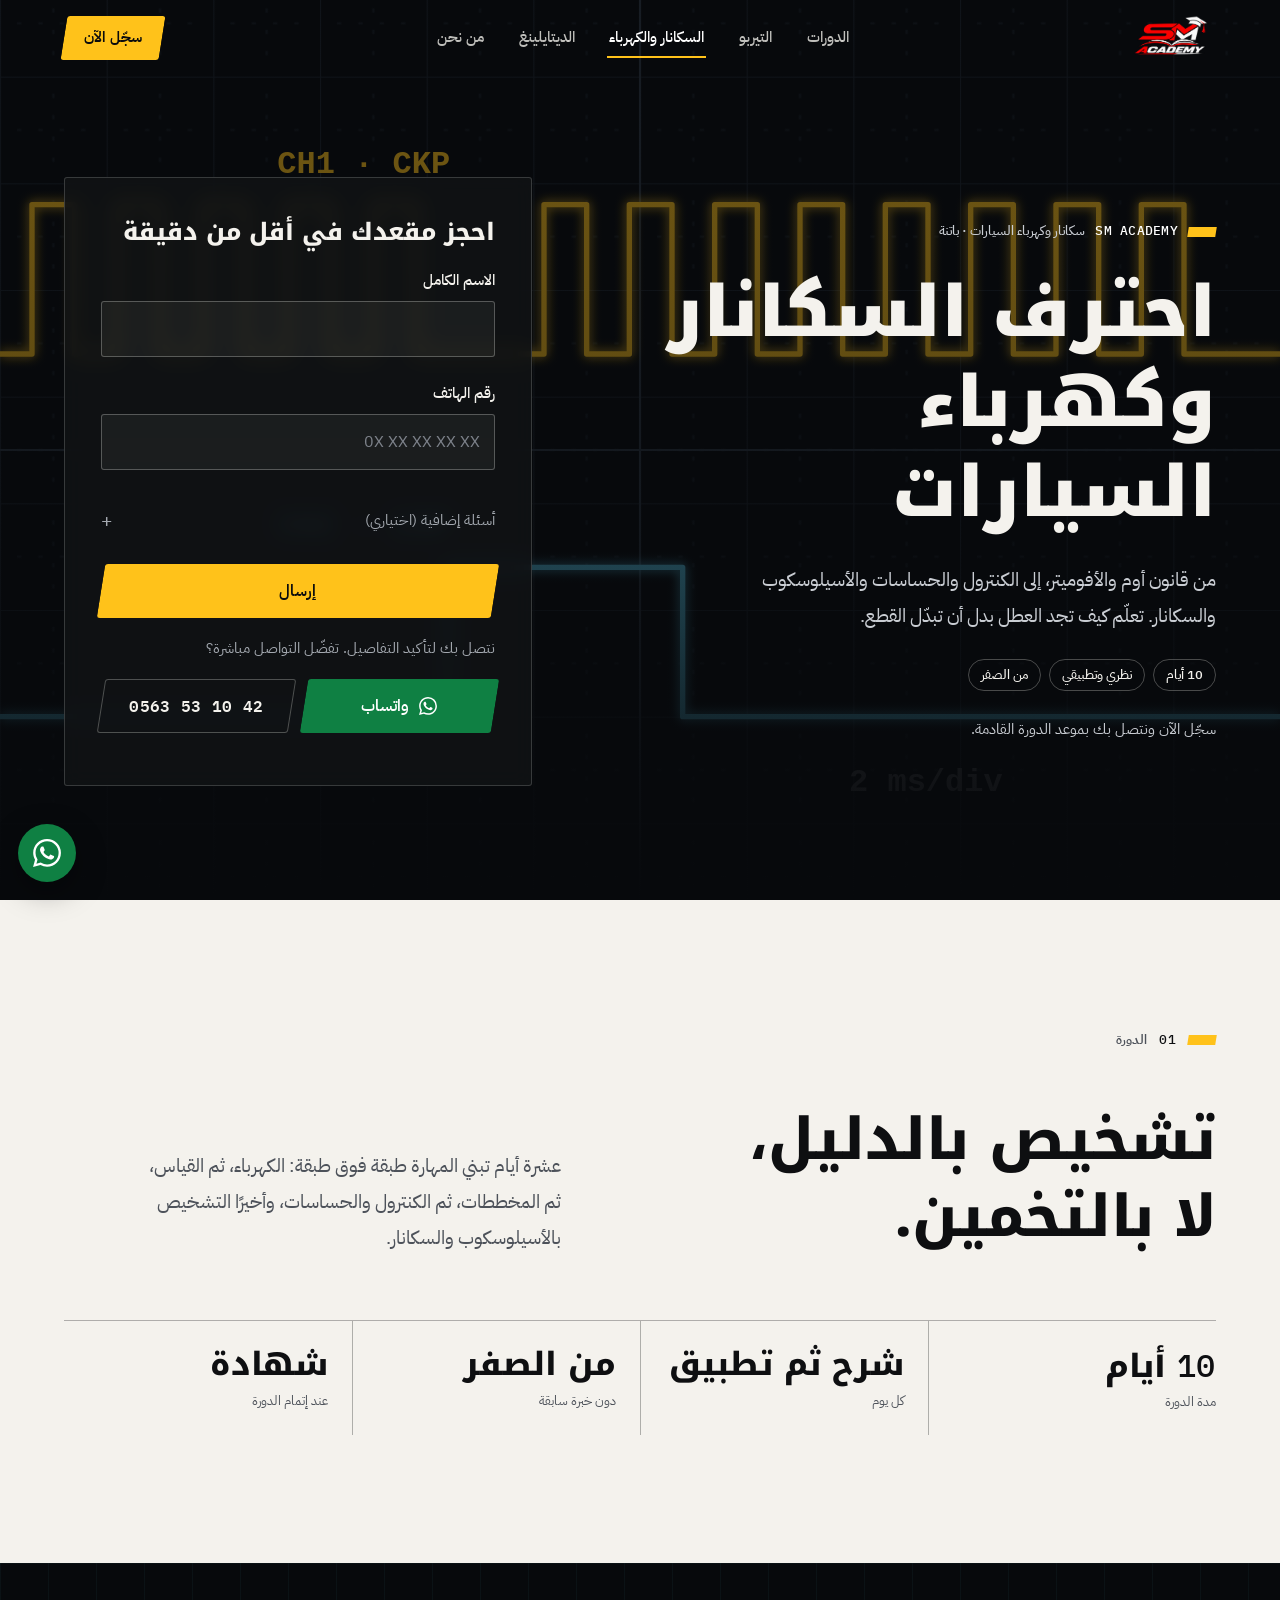
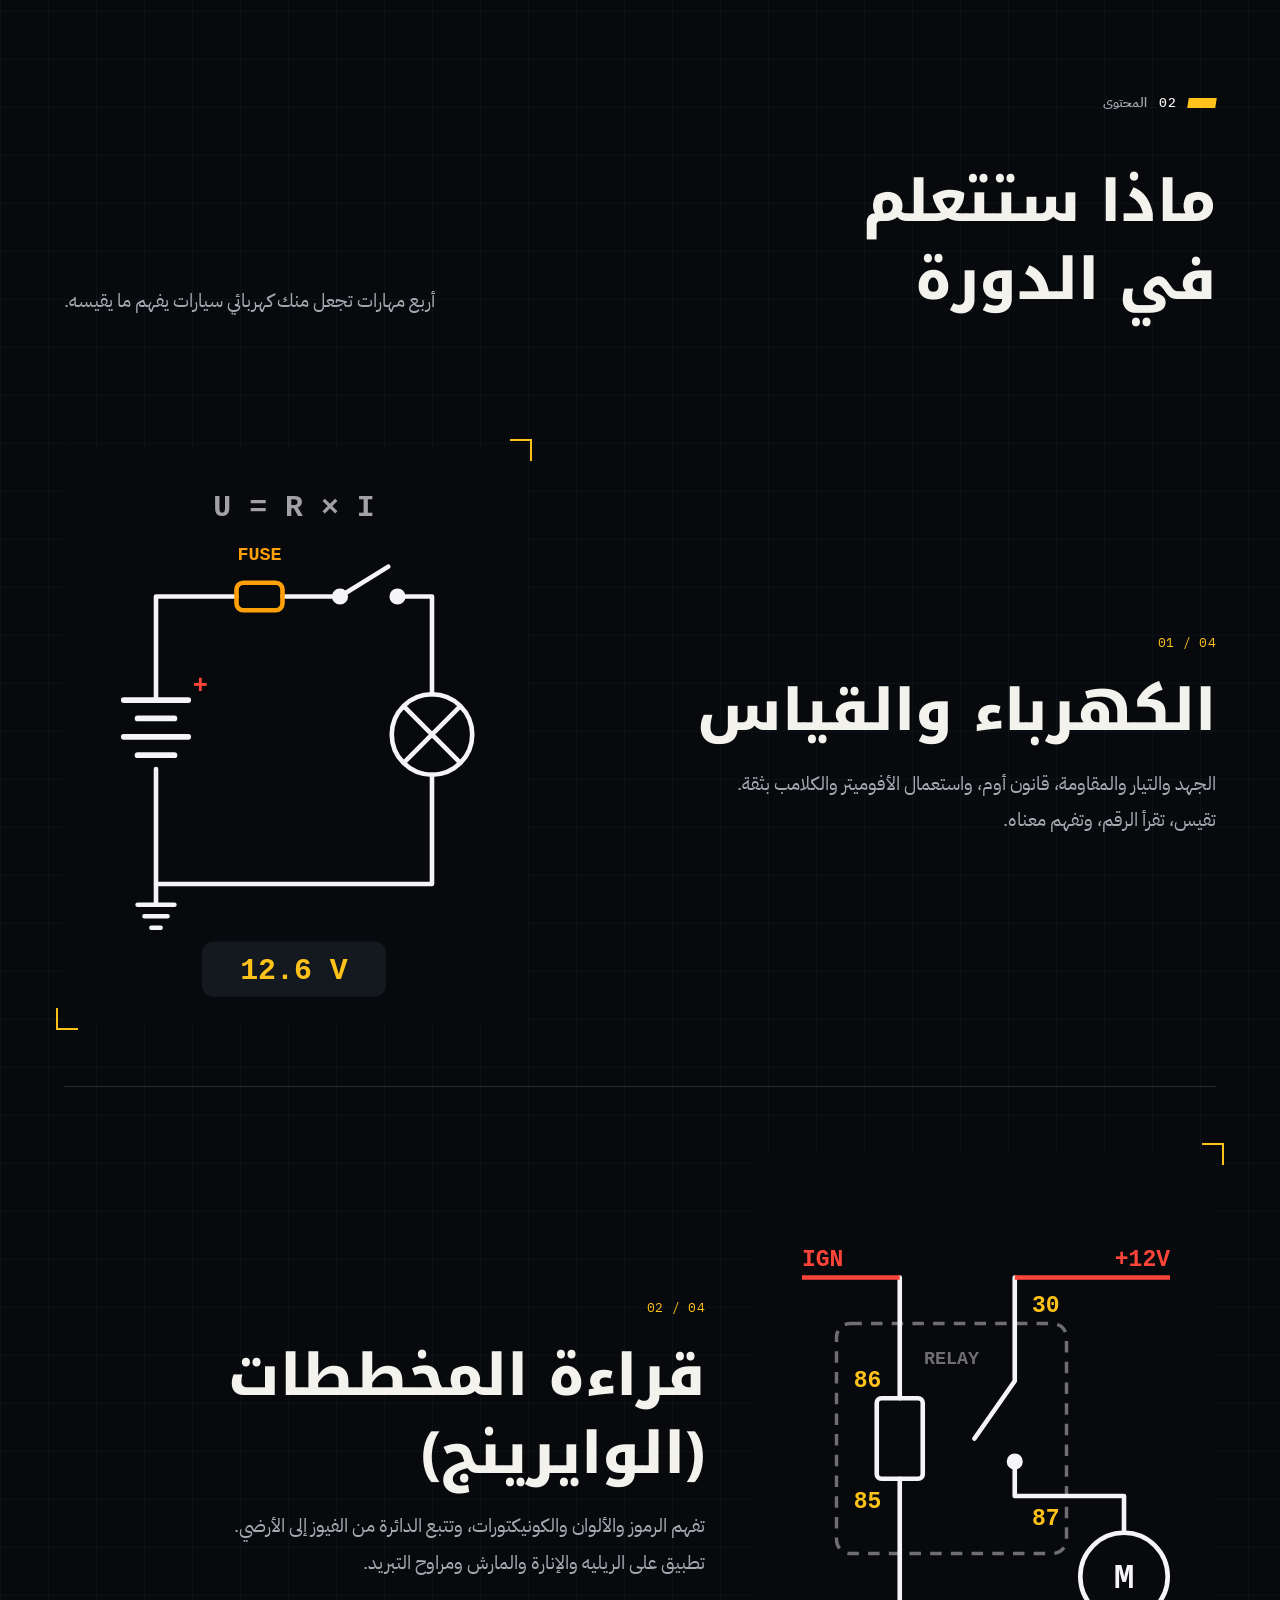
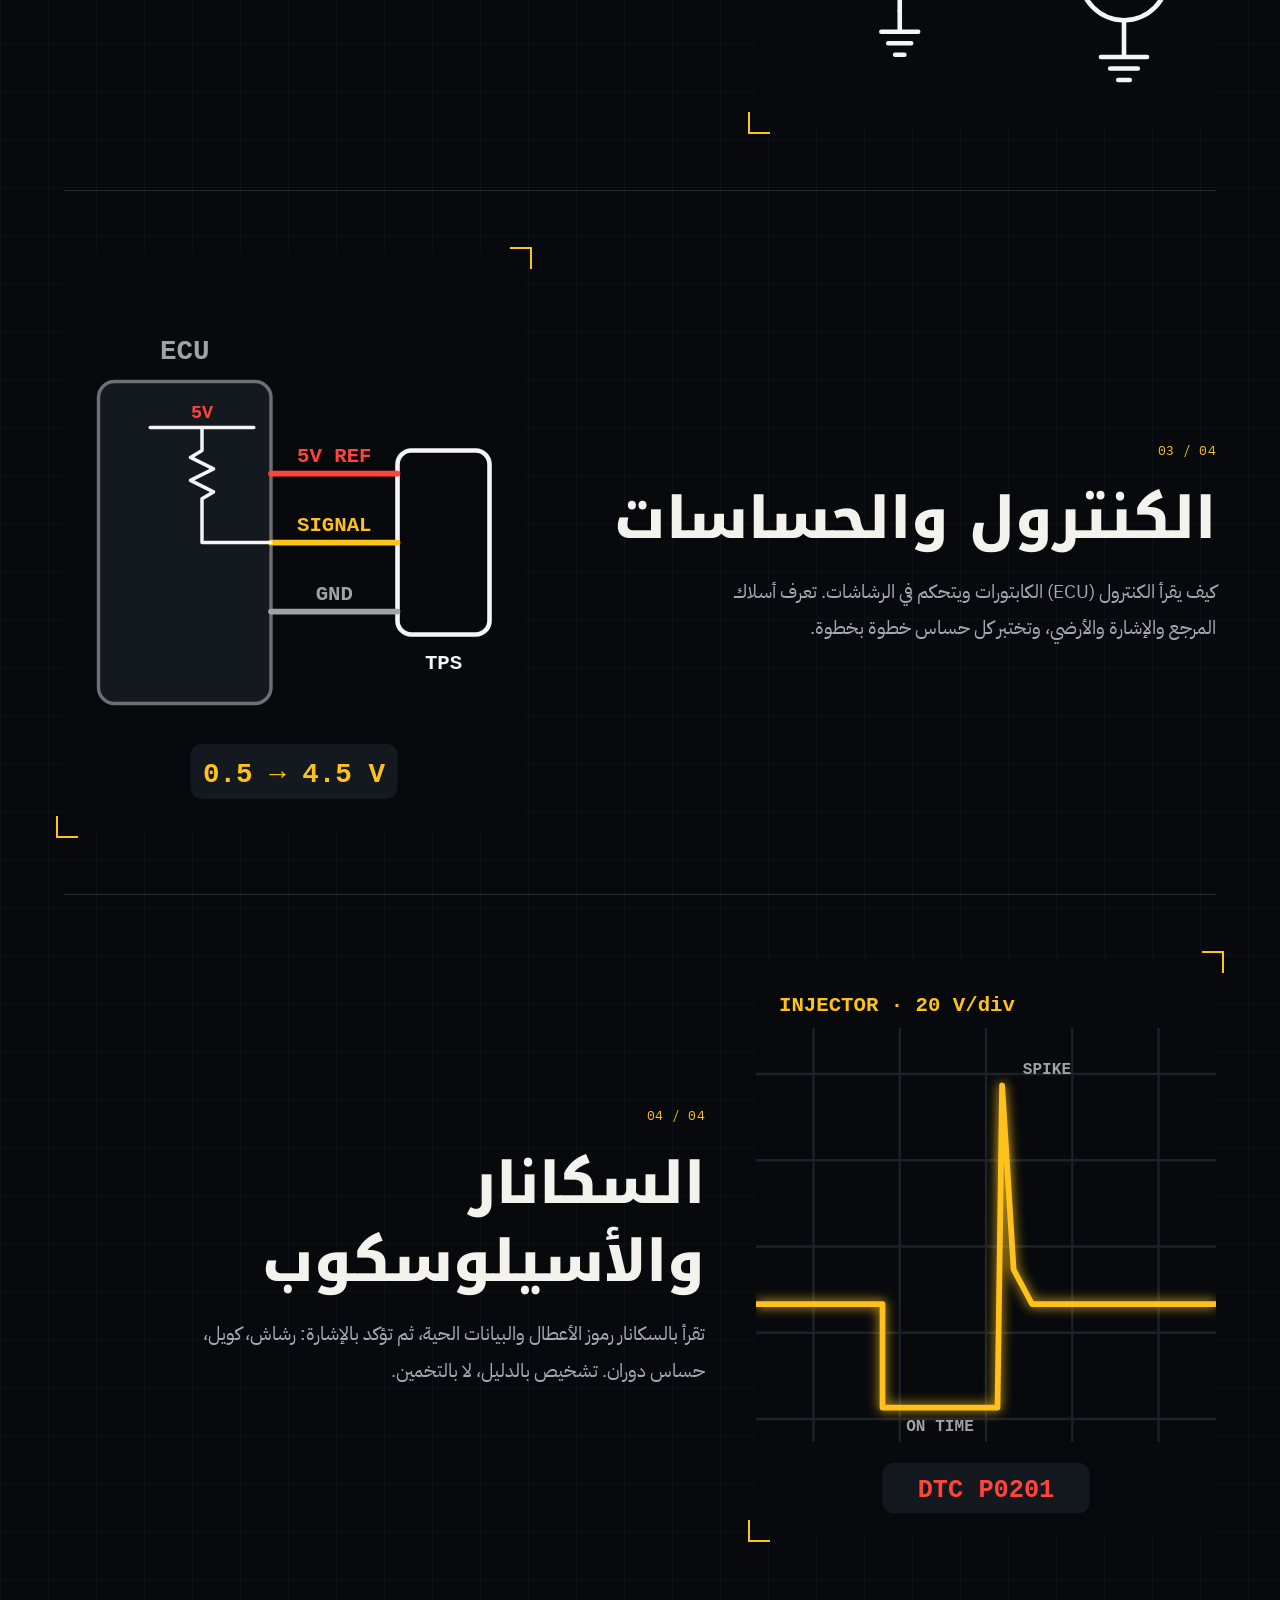
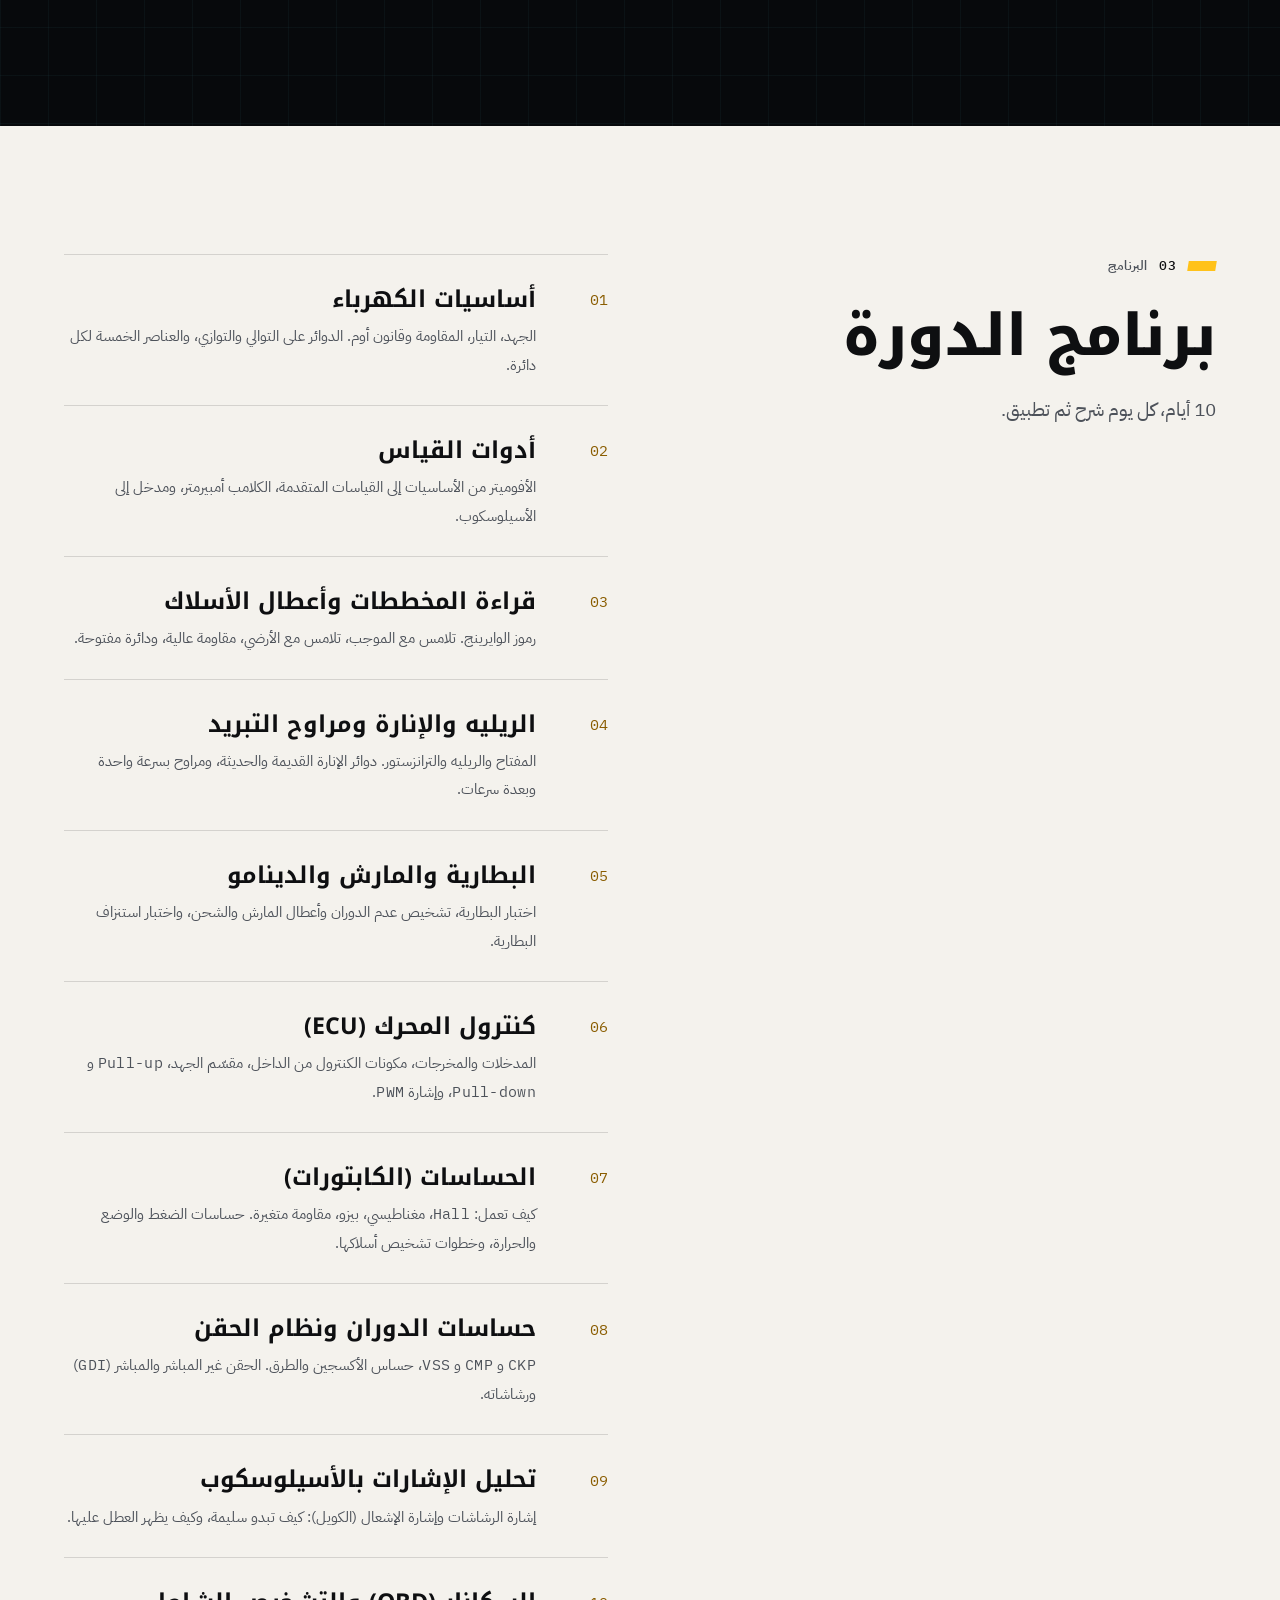
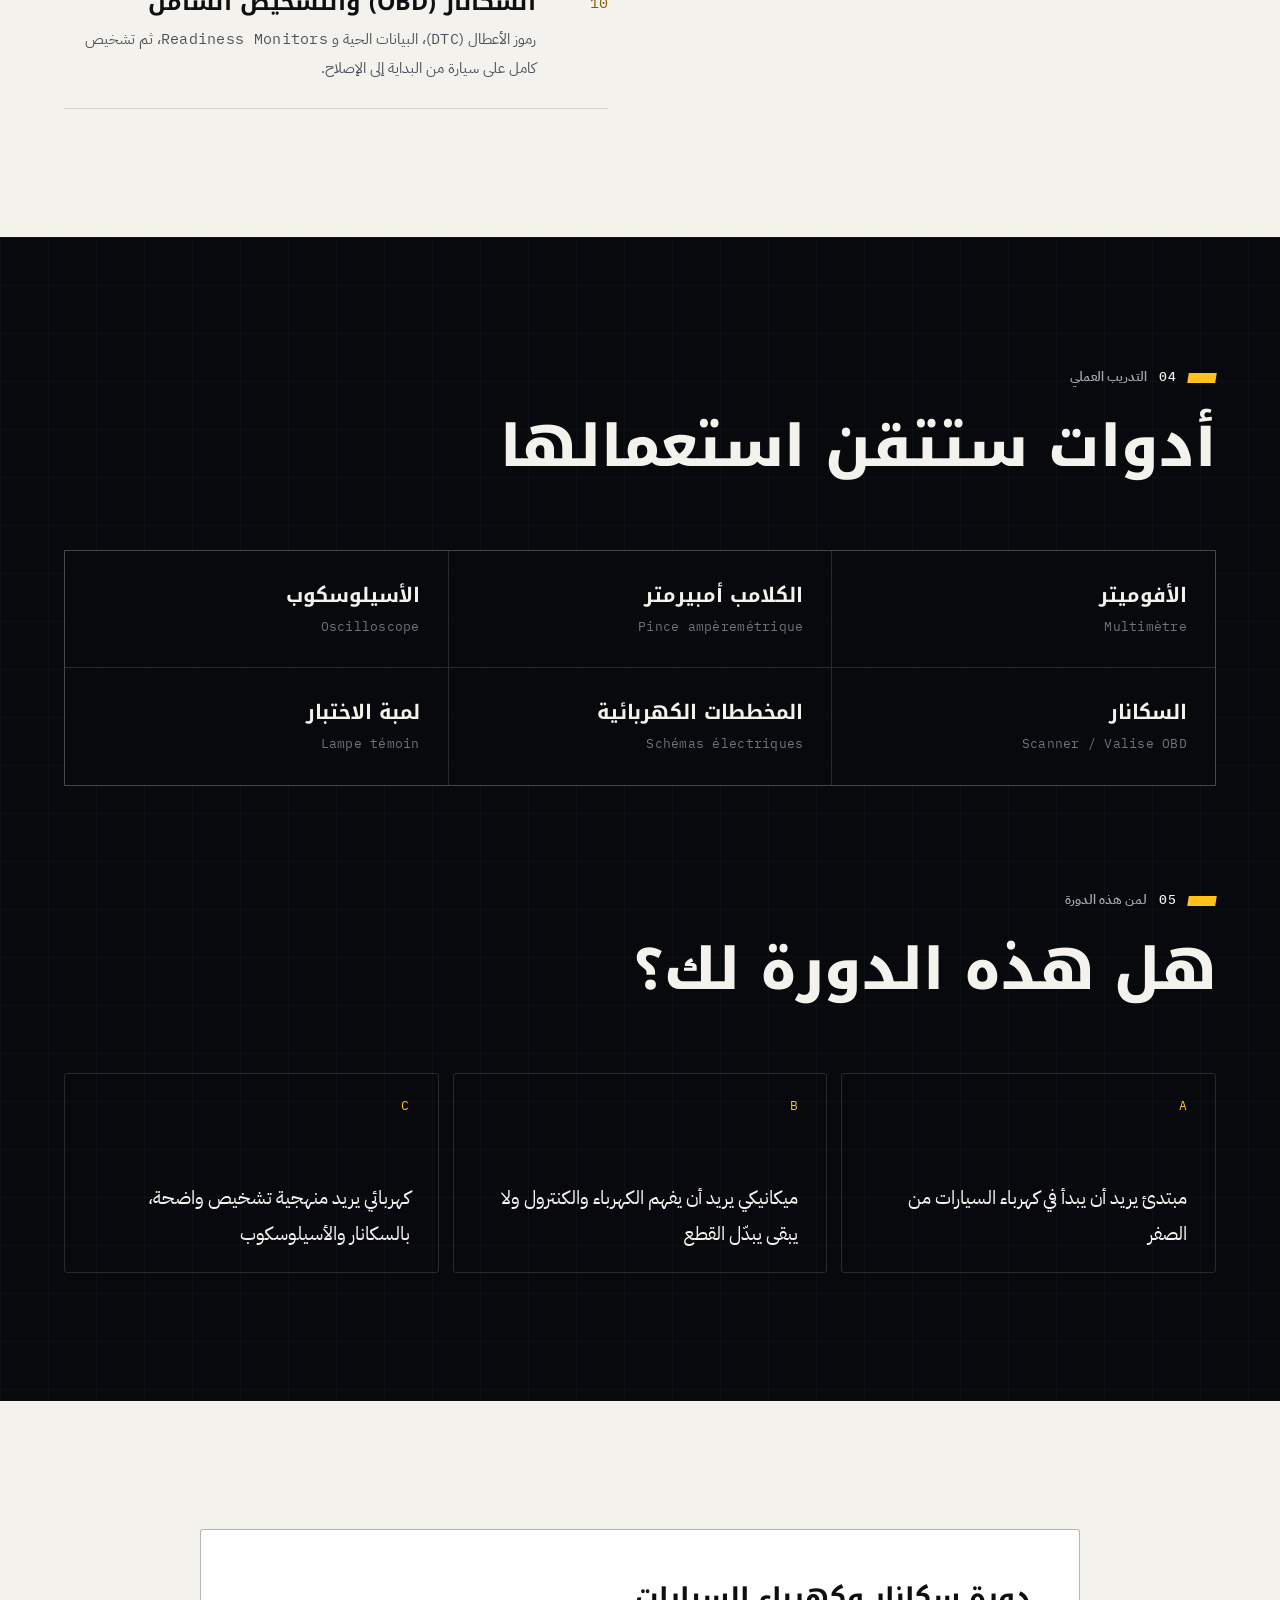
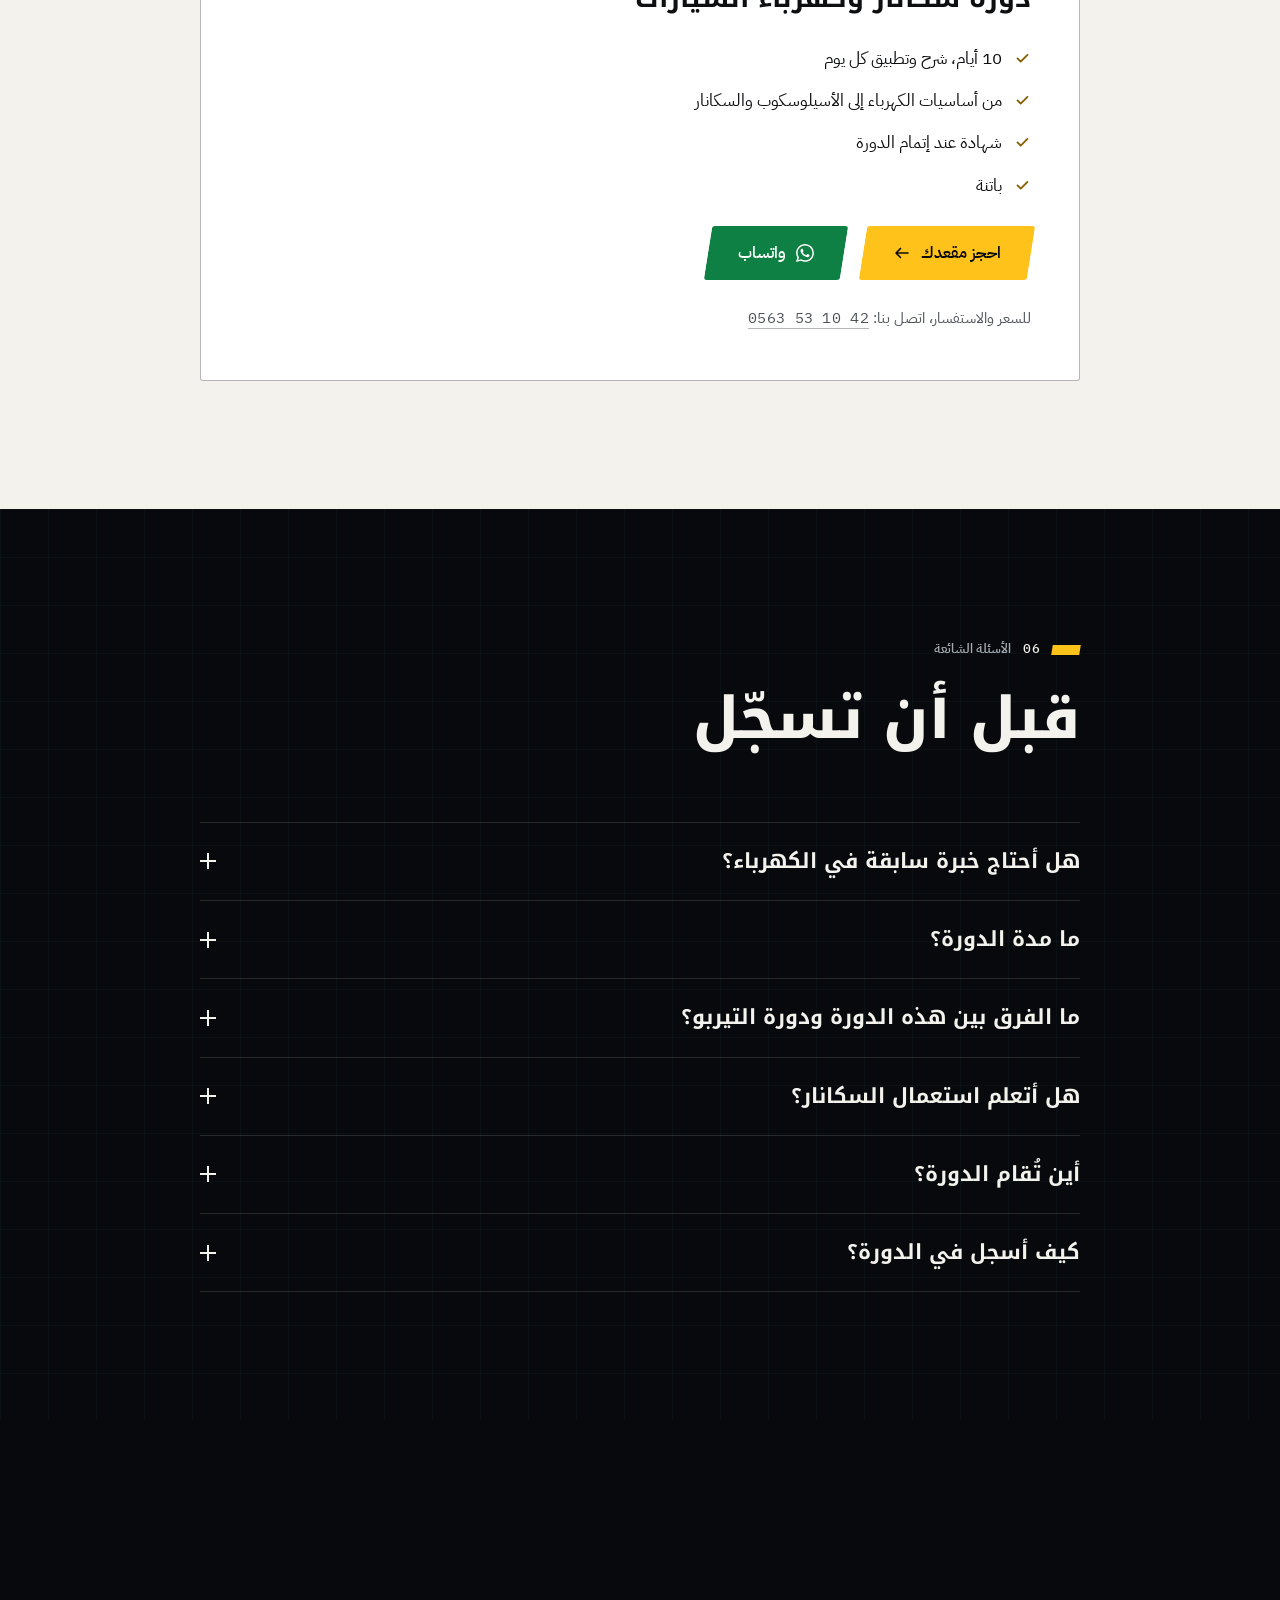
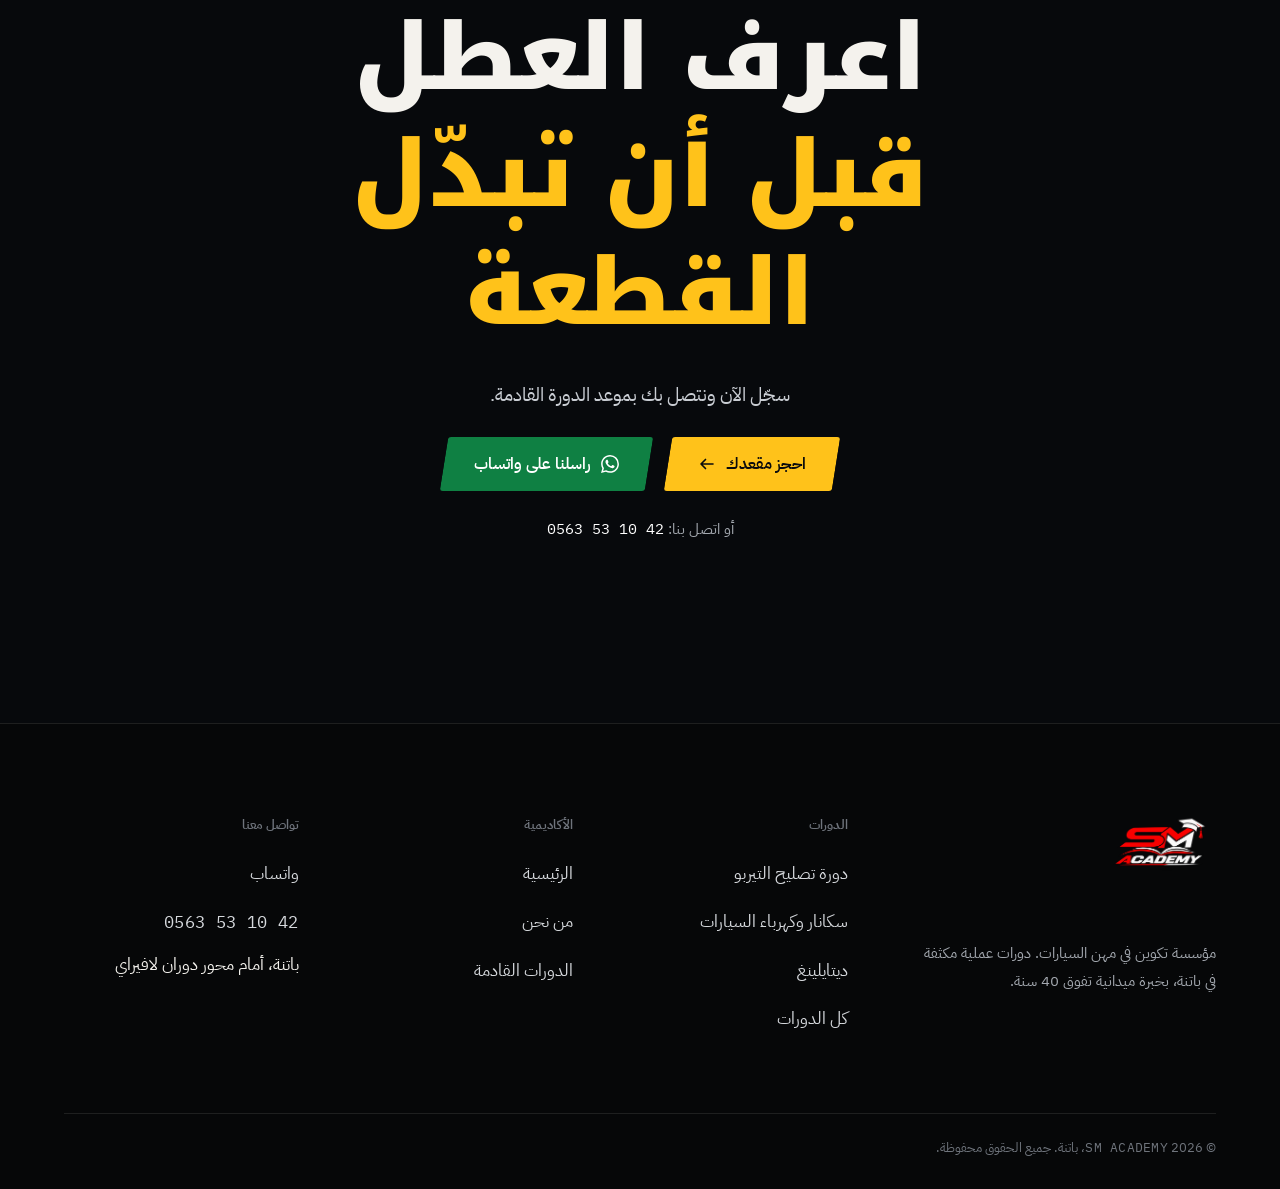
<file: electricity.html>
<!DOCTYPE html>
<html lang="ar" dir="rtl" data-theme="elec" data-course="electricity">
<head>
<meta charset="UTF-8">
<meta name="viewport" content="width=device-width, initial-scale=1">
<title>سكانار وكهرباء السيارات | SM ACADEMY باتنة</title>
<meta name="description" content="SM ACADEMY: دورة سكانار وكهرباء السيارات في 10 أيام بباتنة. من قانون أوم والأفوميتر إلى قراءة المخططات، الكنترول، الحساسات، الأسيلوسكوب والسكانار (OBD).">
<meta name="theme-color" content="#0a0b0d">
<link rel="canonical" href="https://smacademy.online/electricity.html">
<meta property="og:type" content="website">
<meta property="og:site_name" content="SM ACADEMY">
<meta property="og:locale" content="ar_DZ">
<meta property="og:title" content="سكانار وكهرباء السيارات | SM ACADEMY باتنة">
<meta property="og:description" content="SM ACADEMY: دورة سكانار وكهرباء السيارات في 10 أيام بباتنة. من قانون أوم والأفوميتر إلى قراءة المخططات، الكنترول، الحساسات، الأسيلوسكوب والسكانار (OBD).">
<meta property="og:url" content="https://smacademy.online/electricity.html">
<meta property="og:image" content="https://smacademy.online/assets/img/og/electricity.jpg">
<meta property="og:image:width" content="1200">
<meta property="og:image:height" content="630">
<meta name="twitter:card" content="summary_large_image">
<link rel="icon" href="data:image/svg+xml,%3Csvg xmlns='http://www.w3.org/2000/svg' viewBox='0 0 64 64'%3E%3Crect width='64' height='64' rx='10' fill='%230a0b0d'/%3E%3Cpath d='M12 47h36l4-7H16z' fill='%23dc1f28'/%3E%3Ctext x='32' y='35' font-family='Arial' font-weight='900' font-style='italic' font-size='25' text-anchor='middle' fill='%23fff'%3ESM%3C/text%3E%3C/svg%3E">
<link rel="preconnect" href="https://fonts.googleapis.com">
<link rel="preconnect" href="https://fonts.gstatic.com" crossorigin>
<!-- Fonts load without blocking first paint; system fonts show until they arrive. -->
<link rel="preload" as="style" href="https://fonts.googleapis.com/css2?family=IBM+Plex+Mono:wght@500&family=IBM+Plex+Sans+Arabic:wght@400;500;600&family=Noto+Kufi+Arabic:wght@700;800;900&display=swap" onload="this.onload=null;this.rel='stylesheet'">
<noscript><link rel="stylesheet" href="https://fonts.googleapis.com/css2?family=IBM+Plex+Mono:wght@500&family=IBM+Plex+Sans+Arabic:wght@400;500;600&family=Noto+Kufi+Arabic:wght@700;800;900&display=swap"></noscript>
<link rel="stylesheet" href="assets/app.css">
<script>document.documentElement.classList.add('js');</script>
</head>
<body>

<a href="#main" class="skip">تخطَّ إلى المحتوى</a>

<header class="hdr" id="hdr">
  <div class="wrap hdr__in">
    <a class="logo" href="index.html" aria-label="SM ACADEMY: الصفحة الرئيسية"><img src="assets/img/sm-academy-logo.png" alt="SM ACADEMY" width="480" height="270" decoding="async"></a>
    <nav class="nav" aria-label="التنقل الرئيسي">
      <a href="courses.html">الدورات</a>
      <a href="turbo.html">التيربو</a>
      <a href="electricity.html" aria-current="page">السكانار والكهرباء</a>
      <a href="detailing.html">الديتايلينغ</a>
      <a href="about.html">من نحن</a>
    </nav>
    <div class="hdr__act">
      <a class="btn btn--sm" href="#signup">سجّل الآن</a>
      <button class="burger" id="menuBtn" type="button" aria-expanded="false" aria-controls="menu" aria-label="فتح القائمة"><span></span><span></span></button>
    </div>
  </div>
</header>

<div class="menu" id="menu">
  <nav class="menu__links" aria-label="القائمة">
    <a href="index.html" style="--n:0"><span class="latin">00</span>الرئيسية</a>
    <a href="courses.html" style="--n:1"><span class="latin">01</span>الدورات</a>
    <a href="turbo.html" style="--n:2"><span class="latin">02</span>التيربو</a>
    <a href="electricity.html" aria-current="page" style="--n:3"><span class="latin">03</span>السكانار والكهرباء</a>
    <a href="detailing.html" style="--n:4"><span class="latin">04</span>الديتايلينغ</a>
    <a href="about.html" style="--n:5"><span class="latin">05</span>من نحن</a>
  </nav>
  <div class="menu__foot">
    <a class="btn btn--wa btn--block" href="https://wa.me/213563531042?text=%D8%A7%D9%84%D8%B3%D9%84%D8%A7%D9%85%20%D8%B9%D9%84%D9%8A%D9%83%D9%85%D8%8C%20%D8%A3%D8%B1%D9%8A%D8%AF%20%D8%A7%D9%84%D8%AA%D8%B3%D8%AC%D9%8A%D9%84%20%D9%81%D9%8A%20%D8%AF%D9%88%D8%B1%D8%A9%20%D8%B3%D9%83%D8%A7%D9%86%D8%A7%D8%B1%20%D9%88%D9%83%D9%87%D8%B1%D8%A8%D8%A7%D8%A1%20%D8%A7%D9%84%D8%B3%D9%8A%D8%A7%D8%B1%D8%A7%D8%AA" target="_blank" rel="noopener"><i class="i i-wa" aria-hidden="true"></i> راسلنا على واتساب</a>
    <a class="btn btn--ghost btn--block" href="tel:+213563531042"><i class="i i-phone" aria-hidden="true"></i> <span class="latin">0563 53 10 42</span></a>
    <p>باتنة، أمام محور دوران لافيراي</p>
  </div>
</div>

<main id="main">
<section class="hero hero--course" id="signup" aria-labelledby="heroTitle">
  <div class="hero__media scope" aria-hidden="true">
    <svg viewBox="0 0 1200 900" preserveAspectRatio="xMidYMid slice" role="img" aria-hidden="true">
  <defs>
    <pattern id="scopeGrid" width="100" height="100" patternUnits="userSpaceOnUse">
      <path d="M100 0H0V100" fill="none" stroke="#1b222b" stroke-width="2"/>
      <path d="M20 50h-4M40 50h-4M60 50h-4M80 50h-4M50 20v-4M50 40v-4M50 60v-4M50 80v-4" stroke="#151b22" stroke-width="2"/>
    </pattern>
    <filter id="glow" x="-5%" y="-20%" width="110%" height="140%"><feGaussianBlur stdDeviation="5" result="b"/><feMerge><feMergeNode in="b"/><feMergeNode in="SourceGraphic"/></feMerge></filter>
  </defs>
  <rect width="1200" height="900" fill="#07090c"/>
  <rect width="1200" height="900" fill="url(#scopeGrid)"/>
  <path d="M0 450H1200M600 0V900" stroke="#2c3642" stroke-width="2"/>
  <!-- CH1: crank sensor, square wave with a missing-tooth gap -->
  <path class="trace" pathLength="1" filter="url(#glow)" fill="none" stroke="#ffc21a" stroke-width="5" stroke-linejoin="round"
    d="M0 [base64]"/>
  <!-- CH2: cam sensor, one wide pulse per turn -->
  <path class="trace trace--2" pathLength="1" filter="url(#glow)" fill="none" stroke="#5bd3f5" stroke-width="5" stroke-linejoin="round"
    d="M0 700H420V560H640V700H1200"/>
  <g font-family="ui-monospace, Consolas, monospace" font-size="30" font-weight="700">
    <text x="260" y="190" fill="#ffc21a">CH1 · CKP</text>
    <text x="260" y="530" fill="#5bd3f5">CH2 · CMP</text>
    <text x="940" y="770" text-anchor="end" fill="#6e6e73">2 ms/div</text>
  </g>
</svg>
  </div>
  <div class="wrap hero__grid">
    <div class="hero__copy">
      <p class="kicker fx"><span class="latin">SM ACADEMY</span> سكانار وكهرباء السيارات · باتنة</p>
      <h1 id="heroTitle" class="display fx" data-ad="h1">احترف السكانار<br>وكهرباء السيارات</h1>
      <p class="lead fx" style="--n:1" data-ad="lead">من قانون أوم والأفوميتر، إلى الكنترول والحساسات والأسيلوسكوب والسكانار. تعلّم كيف تجد العطل بدل أن تبدّل القطع.</p>
      <ul class="tags fx" style="--n:2" aria-label="ما تشمله الدورة">
        <li>10 أيام</li>
        <li>نظري وتطبيقي</li>
        <li>من الصفر</li>
      </ul>
      <p class="hero-date fx" style="--n:3" data-session-on hidden>الدورة القادمة: <strong class="nowrap" data-session></strong></p>
      <p class="hero-date fx" style="--n:3" data-session-off>سجّل الآن ونتصل بك بموعد الدورة القادمة.</p>
    </div>
    <form id="signupForm" class="form fx" style="--n:2" method="POST" target="hidden_iframe" novalidate>
      <p class="form__title">احجز مقعدك في أقل من دقيقة</p>
      <div class="field">
        <label for="name">الاسم الكامل</label>
        <input type="text" id="name" name="name" autocomplete="name" enterkeyhint="next" required>
        <span class="field-error" data-error-for="name"></span>
      </div>
      <div class="field">
        <label for="phone">رقم الهاتف</label>
        <input type="tel" id="phone" name="phone" autocomplete="tel" inputmode="tel" enterkeyhint="send" placeholder="0X XX XX XX XX" required>
        <span class="field-error" data-error-for="phone"></span>
      </div>
      <input type="hidden" name="course" value="دورة سكانار وكهرباء السيارات">
      <details class="more">
        <summary>أسئلة إضافية (اختياري)</summary>
        <div class="more__in">
          <div class="field">
            <span class="label" id="experienceLabel">مدة الخبرة</span>
            <div class="choices" role="group" aria-labelledby="experienceLabel">
              <button type="button" class="choice-btn" aria-pressed="false" data-value="بدون خبرة">بدون خبرة</button>
              <button type="button" class="choice-btn" aria-pressed="false" data-value="أقل من سنة">أقل من سنة</button>
              <button type="button" class="choice-btn" aria-pressed="false" data-value="1 - 3 سنوات">1 - 3 سنوات</button>
              <button type="button" class="choice-btn" aria-pressed="false" data-value="أكثر من 3 سنوات">أكثر من 3 سنوات</button>
            </div>
            <input type="hidden" id="experience" name="experience">
          </div>
          <div class="field">
            <span class="label" id="workedBeforeLabel">هل عملت من قبل في الميكانيك أو الكهرباء؟</span>
            <div class="choices" role="group" aria-labelledby="workedBeforeLabel">
              <button type="button" class="choice-btn" aria-pressed="false" data-value="نعم">نعم</button>
              <button type="button" class="choice-btn" aria-pressed="false" data-value="لا">لا</button>
            </div>
            <input type="hidden" id="workedBefore" name="workedBefore">
          </div>
          <div class="field">
            <span class="label" id="hasCertificateLabel">هل أنت متحصل على شهادة من مركز تكوين؟</span>
            <div class="choices" role="group" aria-labelledby="hasCertificateLabel">
              <button type="button" class="choice-btn" aria-pressed="false" data-value="نعم">نعم</button>
              <button type="button" class="choice-btn" aria-pressed="false" data-value="لا">لا</button>
            </div>
            <input type="hidden" id="hasCertificate" name="hasCertificate">
          </div>
          <div class="field">
            <label for="email">البريد الإلكتروني</label>
            <input type="email" id="email" name="email" autocomplete="email">
            <span class="field-error" data-error-for="email"></span>
          </div>
          <div class="field">
            <label for="notes">ملاحظات</label>
            <textarea id="notes" name="notes" rows="2"></textarea>
          </div>
        </div>
      </details>
      <button type="submit" id="submitBtn" class="btn btn--block">إرسال</button>
      <p class="form__note">نتصل بك لتأكيد التفاصيل. تفضّل التواصل مباشرة؟</p>
      <div class="form__alt">
        <a class="btn btn--wa" href="https://wa.me/213563531042?text=%D8%A7%D9%84%D8%B3%D9%84%D8%A7%D9%85%20%D8%B9%D9%84%D9%8A%D9%83%D9%85%D8%8C%20%D8%A3%D8%B1%D9%8A%D8%AF%20%D8%A7%D9%84%D8%AA%D8%B3%D8%AC%D9%8A%D9%84%20%D9%81%D9%8A%20%D8%AF%D9%88%D8%B1%D8%A9%20%D8%B3%D9%83%D8%A7%D9%86%D8%A7%D8%B1%20%D9%88%D9%83%D9%87%D8%B1%D8%A8%D8%A7%D8%A1%20%D8%A7%D9%84%D8%B3%D9%8A%D8%A7%D8%B1%D8%A7%D8%AA" target="_blank" rel="noopener"><i class="i i-wa" aria-hidden="true"></i> واتساب</a>
        <a class="btn btn--ghost" href="tel:+213563531042"><span class="latin">0563 53 10 42</span></a>
      </div>
      <p id="formMessage" class="form-message" role="status" aria-live="polite"></p>
    </form>
    <iframe name="hidden_iframe" id="hidden_iframe" title="نتيجة إرسال النموذج" hidden></iframe>
  </div>
</section>

<section class="sec s-light" id="intro" aria-labelledby="introTitle">
  <div class="wrap">
    <header class="sh sh--split">
      <p class="idx rv"><span class="latin">01</span> الدورة</p>
      <h2 id="introTitle" class="h2 rv">تشخيص بالدليل،<br>لا بالتخمين.</h2>
      <p class="lead rv" style="--n:1">عشرة أيام تبني المهارة طبقة فوق طبقة: الكهرباء، ثم القياس، ثم المخططات، ثم الكنترول والحساسات، وأخيرًا التشخيص بالأسيلوسكوب والسكانار.</p>
    </header>
    <dl class="specbar rv">
      <div><dt><span class="latin">10</span> أيام</dt><dd>مدة الدورة</dd></div>
      <div><dt>شرح ثم تطبيق</dt><dd>كل يوم</dd></div>
      <div><dt>من الصفر</dt><dd>دون خبرة سابقة</dd></div>
      <div><dt>شهادة</dt><dd>عند إتمام الدورة</dd></div>
    </dl>
  </div>
</section>

<section class="sec" id="learn" aria-labelledby="learnTitle">
  <div class="wrap">
    <header class="sh sh--split">
      <p class="idx rv"><span class="latin">02</span> المحتوى</p>
      <h2 id="learnTitle" class="h2 rv">ماذا ستتعلم في الدورة</h2>
      <p class="lead rv" style="--n:1">أربع مهارات تجعل منك كهربائي سيارات يفهم ما يقيسه.</p>
    </header>

    <article class="feat">
      <div class="feat__text">
        <p class="feat__n latin rv">01 / 04</p>
        <h3 class="h2 rv">الكهرباء والقياس</h3>
        <p class="lead rv">الجهد والتيار والمقاومة، قانون أوم، واستعمال الأفوميتر والكلامب بثقة. تقيس، تقرأ الرقم، وتفهم معناه.</p>
      </div>
      <div class="ticks rv"><figure class="fig fig--45 diagram">
        <svg viewBox="0 0 400 500" role="img" aria-label="دائرة بسيطة: بطارية، فيوز، مفتاح ومصباح، مع قراءة الأفوميتر">
    <rect width="400" height="500" fill="#07090c"/>
    <g fill="none" stroke="#f5f5f7" stroke-width="4" stroke-linecap="round" stroke-linejoin="round">
      <path d="M80 220V130H150M190 130H240M290 130H320V215M320 285V380H80V280"/>
      <rect x="150" y="118" width="40" height="24" rx="6" stroke="#ff9f0a"/>
      <path d="M240 130L282 104"/><circle cx="240" cy="130" r="5" fill="#f5f5f7"/><circle cx="290" cy="130" r="5" fill="#f5f5f7"/>
      <circle cx="320" cy="250" r="35"/><path d="M296 226l48 48M344 226l-48 48"/>
      <path d="M52 220h56M64 236h32M52 252h56M64 268h32" stroke-width="5"/>
      <path d="M80 380v18M64 398h32M70 408h20M76 418h8"/>
    </g>
    <g font-family="ui-monospace, Consolas, monospace" font-weight="700">
      <text x="112" y="214" font-size="22" fill="#ff453a">+</text>
      <text x="170" y="98" font-size="16" fill="#ff9f0a" text-anchor="middle">FUSE</text>
      <text x="200" y="60" font-size="26" fill="#a1a1a6" text-anchor="middle">U = R × I</text>
      <rect x="120" y="430" width="160" height="48" rx="10" fill="#141920"/>
      <text x="200" y="463" font-size="26" fill="#ffc21a" text-anchor="middle">12.6 V</text>
    </g>
  </svg>
      </figure></div>
    </article>

    <article class="feat">
      <div class="feat__text">
        <p class="feat__n latin rv">02 / 04</p>
        <h3 class="h2 rv">قراءة المخططات (الوايرينج)</h3>
        <p class="lead rv">تفهم الرموز والألوان والكونيكتورات، وتتبع الدائرة من الفيوز إلى الأرضي. تطبيق على الريليه والإنارة والمارش ومراوح التبريد.</p>
      </div>
      <div class="ticks rv"><figure class="fig fig--45 diagram">
        <svg viewBox="0 0 400 500" role="img" aria-label="مخطط ريليه يشغّل مروحة التبريد، بأرقام الأطراف 30 و87 و85 و86">
    <rect width="400" height="500" fill="#07090c"/>
    <rect x="70" y="150" width="200" height="200" rx="12" fill="none" stroke="#6e6e73" stroke-width="3" stroke-dasharray="10 8"/>
    <g fill="none" stroke="#f5f5f7" stroke-width="4" stroke-linecap="round" stroke-linejoin="round">
      <rect x="105" y="215" width="40" height="70" rx="4"/>
      <path d="M125 215V110M125 285V400"/>
      <path d="M225 110V200L190 250M225 270V300H320V330"/>
      <circle cx="225" cy="270" r="5" fill="#f5f5f7"/>
      <circle cx="320" cy="370" r="38"/>
      <path d="M320 408V440M300 440h40M308 450h24M315 460h10"/>
      <path d="M125 400v18M109 418h32M115 428h20M121 438h8"/>
    </g>
    <path d="M225 110H360" stroke="#ff453a" stroke-width="4"/>
    <path d="M125 110H40" stroke="#ff453a" stroke-width="4"/>
    <g font-family="ui-monospace, Consolas, monospace" font-weight="700" font-size="20">
      <text x="240" y="140" fill="#ffc21a">30</text>
      <text x="240" y="325" fill="#ffc21a">87</text>
      <text x="85" y="205" fill="#ffc21a">86</text>
      <text x="85" y="310" fill="#ffc21a">85</text>
      <text x="320" y="380" fill="#f5f5f7" text-anchor="middle" font-size="30">M</text>
      <text x="360" y="100" fill="#ff453a" text-anchor="end">+12V</text>
      <text x="40" y="100" fill="#ff453a">IGN</text>
      <text x="170" y="185" fill="#6e6e73" text-anchor="middle" font-size="16">RELAY</text>
    </g>
  </svg>
      </figure></div>
    </article>

    <article class="feat">
      <div class="feat__text">
        <p class="feat__n latin rv">03 / 04</p>
        <h3 class="h2 rv">الكنترول والحساسات</h3>
        <p class="lead rv">كيف يقرأ الكنترول (ECU) الكابتورات ويتحكم في الرشاشات. تعرف أسلاك المرجع والإشارة والأرضي، وتختبر كل حساس خطوة بخطوة.</p>
      </div>
      <div class="ticks rv"><figure class="fig fig--45 diagram">
        <svg viewBox="0 0 400 500" role="img" aria-label="الكنترول متصل بحساس ثلاثي الأسلاك: مرجع 5 فولت، إشارة، وأرضي">
    <rect width="400" height="500" fill="#07090c"/>
    <rect x="30" y="110" width="150" height="280" rx="14" fill="#141920" stroke="#6e6e73" stroke-width="3"/>
    <rect x="290" y="170" width="80" height="160" rx="12" fill="none" stroke="#f5f5f7" stroke-width="4"/>
    <g fill="none" stroke-width="5" stroke-linecap="round">
      <path d="M180 190H290" stroke="#ff453a"/>
      <path d="M180 250H290" stroke="#ffc21a"/>
      <path d="M180 310H290" stroke="#a1a1a6"/>
    </g>
    <g fill="none" stroke="#f5f5f7" stroke-width="3" stroke-linecap="round" stroke-linejoin="round">
      <path d="M120 150V170l-10 6 20 10-20 10 20 10-10 6V250H180"/>
      <path d="M75 150h90"/>
    </g>
    <g font-family="ui-monospace, Consolas, monospace" font-weight="700">
      <text x="105" y="90" font-size="24" fill="#a1a1a6" text-anchor="middle">ECU</text>
      <text x="120" y="142" font-size="16" fill="#ff453a" text-anchor="middle">5V</text>
      <text x="235" y="180" font-size="18" fill="#ff453a" text-anchor="middle">5V REF</text>
      <text x="235" y="240" font-size="18" fill="#ffc21a" text-anchor="middle">SIGNAL</text>
      <text x="235" y="300" font-size="18" fill="#a1a1a6" text-anchor="middle">GND</text>
      <text x="330" y="360" font-size="18" fill="#f5f5f7" text-anchor="middle">TPS</text>
      <rect x="110" y="425" width="180" height="48" rx="10" fill="#141920"/>
      <text x="200" y="458" font-size="24" fill="#ffc21a" text-anchor="middle">0.5 → 4.5 V</text>
    </g>
  </svg>
      </figure></div>
    </article>

    <article class="feat">
      <div class="feat__text">
        <p class="feat__n latin rv">04 / 04</p>
        <h3 class="h2 rv">السكانار والأسيلوسكوب</h3>
        <p class="lead rv">تقرأ بالسكانار رموز الأعطال والبيانات الحية، ثم تؤكد بالإشارة: رشاش، كويل، حساس دوران. تشخيص بالدليل، لا بالتخمين.</p>
      </div>
      <div class="ticks rv"><figure class="fig fig--45 diagram">
        <svg viewBox="0 0 400 500" role="img" aria-label="إشارة رشاش على الأسيلوسكوب مع رمز عطل">
    <rect width="400" height="500" fill="#07090c"/>
    <g stroke="#1b222b" stroke-width="2">
      <path d="M0 100H400M0 175H400M0 250H400M0 325H400M0 400H400M50 60V420M125 60V420M200 60V420M275 60V420M350 60V420"/>
    </g>
    <path filter="url(#glow)" fill="none" stroke="#ffc21a" stroke-width="5" stroke-linejoin="round"
      d="M0 300H110V390H210L214 110L224 270L240 300H400"/>
    <g font-family="ui-monospace, Consolas, monospace" font-weight="700">
      <text x="20" y="45" font-size="18" fill="#ffc21a">INJECTOR · 20 V/div</text>
      <text x="160" y="410" font-size="14" fill="#a1a1a6" text-anchor="middle">ON TIME</text>
      <text x="232" y="100" font-size="14" fill="#a1a1a6">SPIKE</text>
      <rect x="110" y="438" width="180" height="44" rx="10" fill="#141920"/>
      <text x="200" y="468" font-size="22" fill="#ff453a" text-anchor="middle">DTC P0201</text>
    </g>
  </svg>
      </figure></div>
    </article>
  </div>
</section>

<section class="sec s-light" id="program" aria-labelledby="programTitle">
  <div class="wrap duo" style="align-items:start">
    <header class="sh" style="position:sticky;top:calc(var(--header-h) + 32px)">
      <p class="idx rv"><span class="latin">03</span> البرنامج</p>
      <h2 id="programTitle" class="h2 rv">برنامج الدورة</h2>
      <p class="lead rv">10 أيام، كل يوم شرح ثم تطبيق.</p>
    </header>
    <ol class="steps">
      <li class="rv"><h3>أساسيات الكهرباء</h3><p>الجهد، التيار، المقاومة وقانون أوم. الدوائر على التوالي والتوازي، والعناصر الخمسة لكل دائرة.</p></li>
      <li class="rv"><h3>أدوات القياس</h3><p>الأفوميتر من الأساسيات إلى القياسات المتقدمة، الكلامب أمبيرمتر، ومدخل إلى الأسيلوسكوب.</p></li>
      <li class="rv"><h3>قراءة المخططات وأعطال الأسلاك</h3><p>رموز الوايرينج. تلامس مع الموجب، تلامس مع الأرضي، مقاومة عالية، ودائرة مفتوحة.</p></li>
      <li class="rv"><h3>الريليه والإنارة ومراوح التبريد</h3><p>المفتاح والريليه والترانزستور. دوائر الإنارة القديمة والحديثة، ومراوح بسرعة واحدة وبعدة سرعات.</p></li>
      <li class="rv"><h3>البطارية والمارش والدينامو</h3><p>اختبار البطارية، تشخيص عدم الدوران وأعطال المارش والشحن، واختبار استنزاف البطارية.</p></li>
      <li class="rv"><h3>كنترول المحرك (ECU)</h3><p>المدخلات والمخرجات، مكونات الكنترول من الداخل، مقسّم الجهد، <span class="latin">Pull-up</span> و <span class="latin">Pull-down</span>، وإشارة <span class="latin">PWM</span>.</p></li>
      <li class="rv"><h3>الحساسات (الكابتورات)</h3><p>كيف تعمل: <span class="latin">Hall</span>، مغناطيسي، بيزو، مقاومة متغيرة. حساسات الضغط والوضع والحرارة، وخطوات تشخيص أسلاكها.</p></li>
      <li class="rv"><h3>حساسات الدوران ونظام الحقن</h3><p><span class="latin">CKP</span> و <span class="latin">CMP</span> و <span class="latin">VSS</span>، حساس الأكسجين والطرق. الحقن غير المباشر والمباشر (<span class="latin">GDI</span>) ورشاشاته.</p></li>
      <li class="rv"><h3>تحليل الإشارات بالأسيلوسكوب</h3><p>إشارة الرشاشات وإشارة الإشعال (الكويل): كيف تبدو سليمة، وكيف يظهر العطل عليها.</p></li>
      <li class="rv"><h3>السكانار (OBD) والتشخيص الشامل</h3><p>رموز الأعطال (<span class="latin">DTC</span>)، البيانات الحية و <span class="latin">Readiness Monitors</span>، ثم تشخيص كامل على سيارة من البداية إلى الإصلاح.</p></li>
    </ol>
  </div>
</section>

<section class="sec" id="tools" aria-labelledby="toolsTitle">
  <div class="wrap">
    <header class="sh">
      <p class="idx rv"><span class="latin">04</span> التدريب العملي</p>
      <h2 id="toolsTitle" class="h2 rv">أدوات ستتقن استعمالها</h2>
    </header>
    <ul class="tools rv">
      <li><strong>الأفوميتر</strong><span class="latin">Multimètre</span></li>
      <li><strong>الكلامب أمبيرمتر</strong><span class="latin">Pince ampèremétrique</span></li>
      <li><strong>الأسيلوسكوب</strong><span class="latin">Oscilloscope</span></li>
      <li><strong>السكانار</strong><span class="latin">Scanner / Valise OBD</span></li>
      <li><strong>المخططات الكهربائية</strong><span class="latin">Schémas électriques</span></li>
      <li><strong>لمبة الاختبار</strong><span class="latin">Lampe témoin</span></li>
    </ul>

    <div style="margin-top:clamp(56px,8vw,112px)">
      <header class="sh">
        <p class="idx rv"><span class="latin">05</span> لمن هذه الدورة</p>
        <h2 class="h2 rv">هل هذه الدورة لك؟</h2>
      </header>
      <ul class="who">
        <li class="rv"><span class="latin">A</span>مبتدئ يريد أن يبدأ في كهرباء السيارات من الصفر</li>
        <li class="rv" style="--n:1"><span class="latin">B</span>ميكانيكي يريد أن يفهم الكهرباء والكنترول ولا يبقى يبدّل القطع</li>
        <li class="rv" style="--n:2"><span class="latin">C</span>كهربائي يريد منهجية تشخيص واضحة، بالسكانار والأسيلوسكوب</li>
      </ul>
    </div>
  </div>
</section>

<!-- Photos of this course (workshop, cars, students) go here once taken: reuse the .strip block from turbo.html. -->
<!-- Testimonials go here once students agree. -->

<section class="sec s-light" id="pricing" aria-labelledby="priceTitle">
  <div class="wrap--narrow">
    <div class="sheet rv">
      <div class="sheet__head">
        <h2 id="priceTitle" class="h3">دورة سكانار وكهرباء السيارات</h2>
        <!-- Price and deposit go here once confirmed. -->
        <p class="sheet__note" data-session-on hidden>الدورة القادمة: <strong class="nowrap" data-session></strong></p>
      </div>
      <ul class="checks">
        <li>10 أيام، شرح وتطبيق كل يوم</li>
        <li>من أساسيات الكهرباء إلى الأسيلوسكوب والسكانار</li>
        <li>شهادة عند إتمام الدورة</li>
        <li>باتنة</li>
        <!-- Add once confirmed for this course: <li>المبيت في الفندق</li> -->
      </ul>
      <div class="actions">
        <a class="btn" href="#signup">احجز مقعدك <i class="i i-arrow" aria-hidden="true"></i></a>
        <a class="btn btn--wa" href="https://wa.me/213563531042?text=%D8%A7%D9%84%D8%B3%D9%84%D8%A7%D9%85%20%D8%B9%D9%84%D9%8A%D9%83%D9%85%D8%8C%20%D8%A3%D8%B1%D9%8A%D8%AF%20%D8%A7%D9%84%D8%AA%D8%B3%D8%AC%D9%8A%D9%84%20%D9%81%D9%8A%20%D8%AF%D9%88%D8%B1%D8%A9%20%D8%B3%D9%83%D8%A7%D9%86%D8%A7%D8%B1%20%D9%88%D9%83%D9%87%D8%B1%D8%A8%D8%A7%D8%A1%20%D8%A7%D9%84%D8%B3%D9%8A%D8%A7%D8%B1%D8%A7%D8%AA" target="_blank" rel="noopener"><i class="i i-wa" aria-hidden="true"></i> واتساب</a>
      </div>
      <p class="sheet__note">للسعر والاستفسار، اتصل بنا: <a class="inline-link latin" href="tel:+213563531042">0563 53 10 42</a></p>
    </div>
  </div>
</section>

<section class="sec" id="faq" aria-labelledby="faqTitle">
  <div class="wrap--narrow">
    <header class="sh">
      <p class="idx rv"><span class="latin">06</span> الأسئلة الشائعة</p>
      <h2 id="faqTitle" class="h2 rv">قبل أن تسجّل</h2>
    </header>
    <div class="faq rv">
      <div class="faq__item"><button type="button" class="faq__q" aria-expanded="false">هل أحتاج خبرة سابقة في الكهرباء؟</button><div class="faq__a"><div><p>لا. اليوم الأول يبدأ من الجهد والتيار وقانون أوم، وكل يوم يُبنى على الذي قبله.</p></div></div></div>
      <div class="faq__item"><button type="button" class="faq__q" aria-expanded="false">ما مدة الدورة؟</button><div class="faq__a"><div><p>10 أيام. كل يوم فيه شرح ثم تطبيق بالأدوات.</p></div></div></div>
      <div class="faq__item"><button type="button" class="faq__q" aria-expanded="false">ما الفرق بين هذه الدورة ودورة التيربو؟</button><div class="faq__a"><div><p>دورة التيربو تخص تصليح التيربو. هذه الدورة تخص كهرباء السيارة كلها: الأسلاك، البطارية والشحن، الكنترول، الحساسات والتشخيص. <a class="inline-link" href="turbo.html">دورة التيربو</a></p></div></div></div>
      <div class="faq__item"><button type="button" class="faq__q" aria-expanded="false">هل أتعلم استعمال السكانار؟</button><div class="faq__a"><div><p>نعم. اليوم العاشر مخصص للسكانار ونظام OBD: قراءة رموز الأعطال والبيانات الحية، ومتى تثق بالجهاز ومتى تؤكد بالقياس.</p></div></div></div>
      <div class="faq__item"><button type="button" class="faq__q" aria-expanded="false">أين تُقام الدورة؟</button><div class="faq__a"><div><p>حضوريًا في باتنة. اتصل بنا على <span class="latin">0563 53 10 42</span> لمعرفة العنوان والتفاصيل.</p></div></div></div>
      <div class="faq__item"><button type="button" class="faq__q" aria-expanded="false">كيف أسجل في الدورة؟</button><div class="faq__a"><div><p>اكتب اسمك ورقم هاتفك في نموذج التسجيل أعلى الصفحة، ونتصل بك لتأكيد التفاصيل.</p></div></div></div>
    </div>
  </div>
</section>

<section class="final" aria-labelledby="finalTitle">
  <div class="wrap--narrow">
    <h2 id="finalTitle" class="display rv">اعرف العطل<br><em>قبل أن تبدّل القطعة</em></h2>
    <p class="lead rv">سجّل الآن ونتصل بك بموعد الدورة القادمة.</p>
    <div class="actions rv">
      <a class="btn" href="#signup">احجز مقعدك <i class="i i-arrow" aria-hidden="true"></i></a>
      <a class="btn btn--wa" href="https://wa.me/213563531042?text=%D8%A7%D9%84%D8%B3%D9%84%D8%A7%D9%85%20%D8%B9%D9%84%D9%8A%D9%83%D9%85%D8%8C%20%D8%A3%D8%B1%D9%8A%D8%AF%20%D8%A7%D9%84%D8%AA%D8%B3%D8%AC%D9%8A%D9%84%20%D9%81%D9%8A%20%D8%AF%D9%88%D8%B1%D8%A9%20%D8%B3%D9%83%D8%A7%D9%86%D8%A7%D8%B1%20%D9%88%D9%83%D9%87%D8%B1%D8%A8%D8%A7%D8%A1%20%D8%A7%D9%84%D8%B3%D9%8A%D8%A7%D8%B1%D8%A7%D8%AA" target="_blank" rel="noopener"><i class="i i-wa" aria-hidden="true"></i> راسلنا على واتساب</a>
    </div>
    <p class="final__tel rv">أو اتصل بنا: <a href="tel:+213563531042">0563 53 10 42</a></p>
  </div>
</section>
</main>

<div class="bar" id="bar" hidden>
  <a class="btn" href="#signup">احجز مقعدك</a>
  <a class="btn btn--wa" href="https://wa.me/213563531042?text=%D8%A7%D9%84%D8%B3%D9%84%D8%A7%D9%85%20%D8%B9%D9%84%D9%8A%D9%83%D9%85%D8%8C%20%D8%A3%D8%B1%D9%8A%D8%AF%20%D8%A7%D9%84%D8%AA%D8%B3%D8%AC%D9%8A%D9%84%20%D9%81%D9%8A%20%D8%AF%D9%88%D8%B1%D8%A9%20%D8%B3%D9%83%D8%A7%D9%86%D8%A7%D8%B1%20%D9%88%D9%83%D9%87%D8%B1%D8%A8%D8%A7%D8%A1%20%D8%A7%D9%84%D8%B3%D9%8A%D8%A7%D8%B1%D8%A7%D8%AA" target="_blank" rel="noopener" aria-label="راسلنا على واتساب"><i class="i i-wa" aria-hidden="true"></i></a>
  <a class="btn btn--ghost" href="tel:+213563531042" aria-label="اتصل بنا: 0563 53 10 42"><i class="i i-phone" aria-hidden="true"></i></a>
</div>
<a class="wa-float" href="https://wa.me/213563531042?text=%D8%A7%D9%84%D8%B3%D9%84%D8%A7%D9%85%20%D8%B9%D9%84%D9%8A%D9%83%D9%85%D8%8C%20%D8%A3%D8%B1%D9%8A%D8%AF%20%D8%A7%D9%84%D8%AA%D8%B3%D8%AC%D9%8A%D9%84%20%D9%81%D9%8A%20%D8%AF%D9%88%D8%B1%D8%A9%20%D8%B3%D9%83%D8%A7%D9%86%D8%A7%D8%B1%20%D9%88%D9%83%D9%87%D8%B1%D8%A8%D8%A7%D8%A1%20%D8%A7%D9%84%D8%B3%D9%8A%D8%A7%D8%B1%D8%A7%D8%AA" target="_blank" rel="noopener" aria-label="راسلنا على واتساب"><i class="i i-wa" aria-hidden="true"></i></a>

<footer class="ftr">
  <div class="wrap">
    <div class="ftr__grid">
      <div class="ftr__brand">
        <a href="index.html" aria-label="SM ACADEMY: الصفحة الرئيسية"><img src="assets/img/sm-academy-logo.png" alt="SM ACADEMY" width="480" height="270" loading="lazy" decoding="async"></a>
        <p>مؤسسة تكوين في مهن السيارات. دورات عملية مكثفة في باتنة، بخبرة ميدانية تفوق 40 سنة.</p>
      </div>
      <nav aria-label="الدورات">
        <h2>الدورات</h2>
        <ul>
          <li><a href="turbo.html">دورة تصليح التيربو</a></li>
          <li><a href="electricity.html">سكانار وكهرباء السيارات</a></li>
          <li><a href="detailing.html">ديتايلينغ</a></li>
          <li><a href="courses.html">كل الدورات</a></li>
        </ul>
      </nav>
      <nav aria-label="الأكاديمية">
        <h2>الأكاديمية</h2>
        <ul>
          <li><a href="index.html">الرئيسية</a></li>
          <li><a href="about.html">من نحن</a></li>
          <li><a href="index.html#sessions">الدورات القادمة</a></li>
        </ul>
      </nav>
      <div>
        <h2>تواصل معنا</h2>
        <ul>
          <li><a href="https://wa.me/213563531042?text=%D8%A7%D9%84%D8%B3%D9%84%D8%A7%D9%85%20%D8%B9%D9%84%D9%8A%D9%83%D9%85%D8%8C%20%D8%A3%D8%B1%D9%8A%D8%AF%20%D8%A7%D9%84%D8%AA%D8%B3%D8%AC%D9%8A%D9%84%20%D9%81%D9%8A%20%D8%AF%D9%88%D8%B1%D8%A9%20%D8%B3%D9%83%D8%A7%D9%86%D8%A7%D8%B1%20%D9%88%D9%83%D9%87%D8%B1%D8%A8%D8%A7%D8%A1%20%D8%A7%D9%84%D8%B3%D9%8A%D8%A7%D8%B1%D8%A7%D8%AA" target="_blank" rel="noopener">واتساب</a></li>
          <li><a href="tel:+213563531042" class="latin">0563 53 10 42</a></li>
          <li>باتنة، أمام محور دوران لافيراي</li>
        </ul>
      </div>
    </div>
    <div class="ftr__base">
      <p>© 2026 <span class="latin">SM ACADEMY</span>، باتنة. جميع الحقوق محفوظة.</p>
      
    </div>
  </div>
</footer>

<script src="assets/data.js"></script>
<script src="assets/app.js"></script>
</body>
</html>
</file>
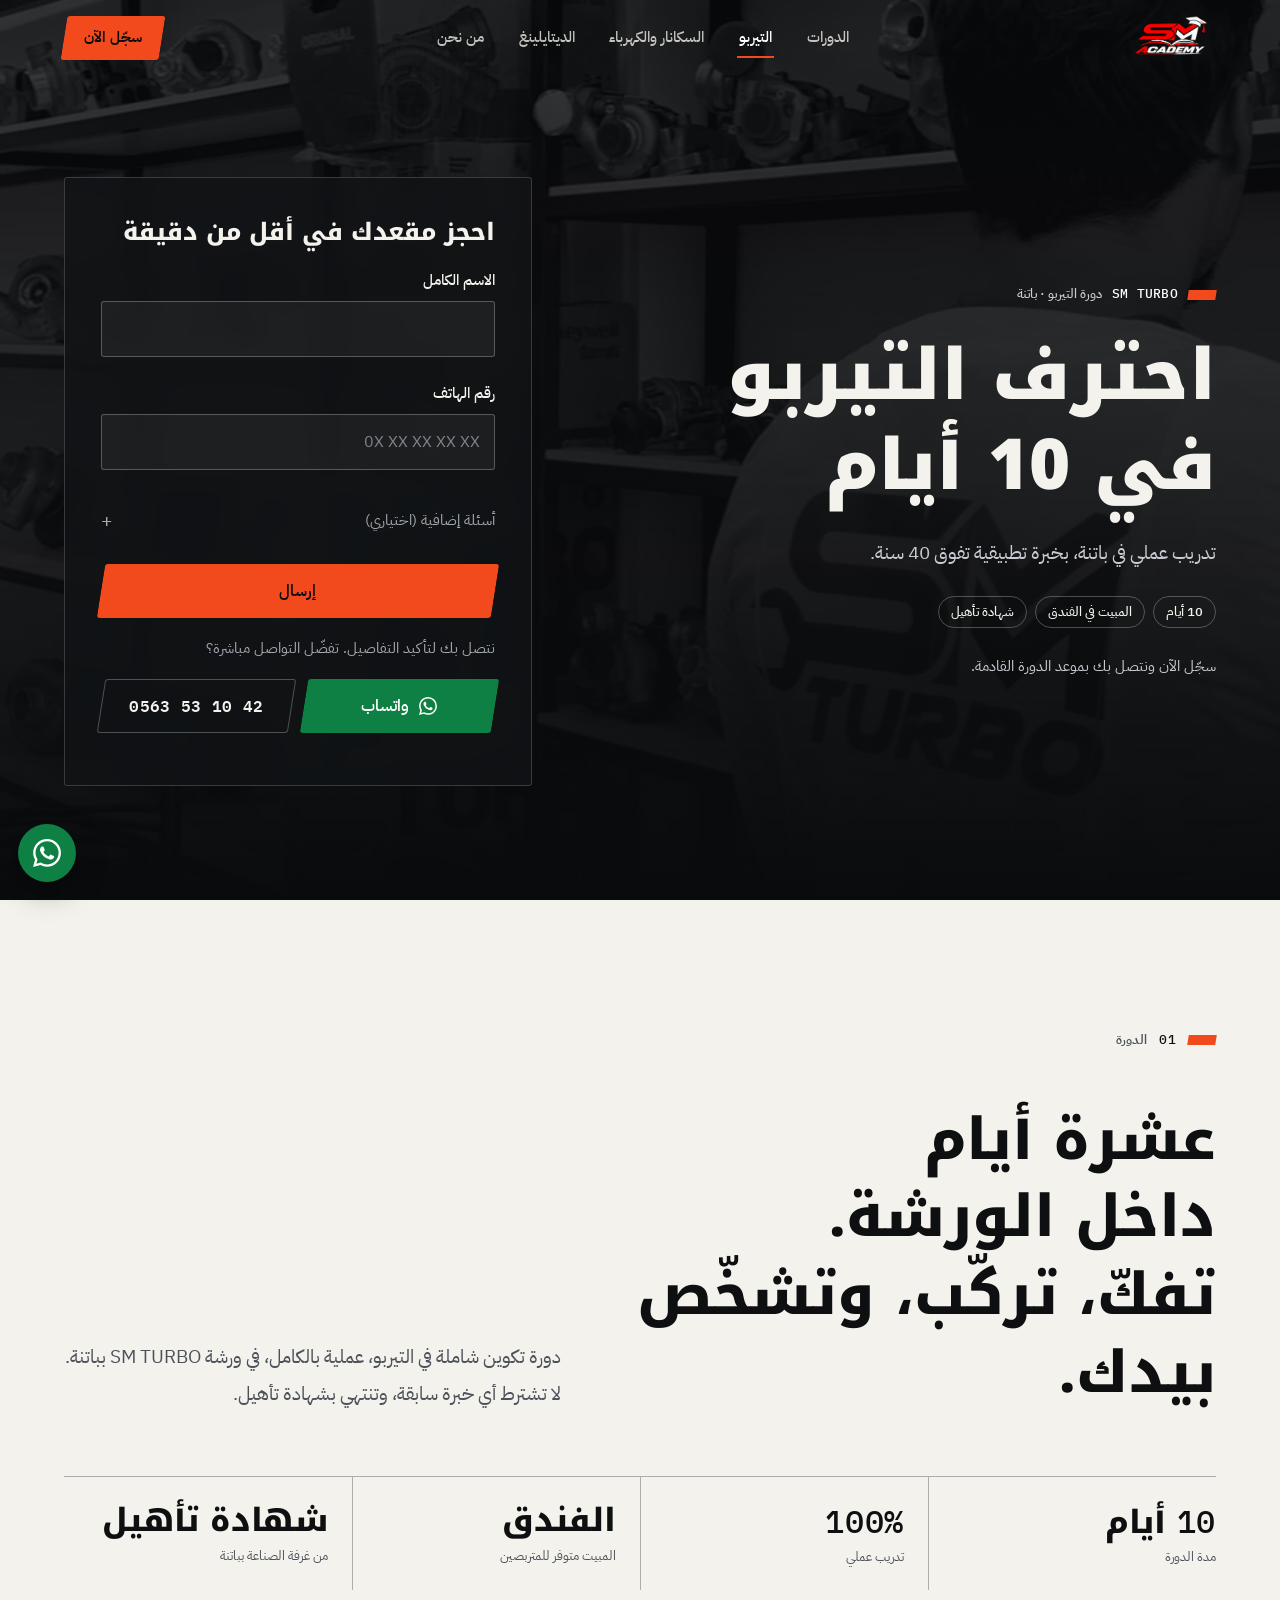
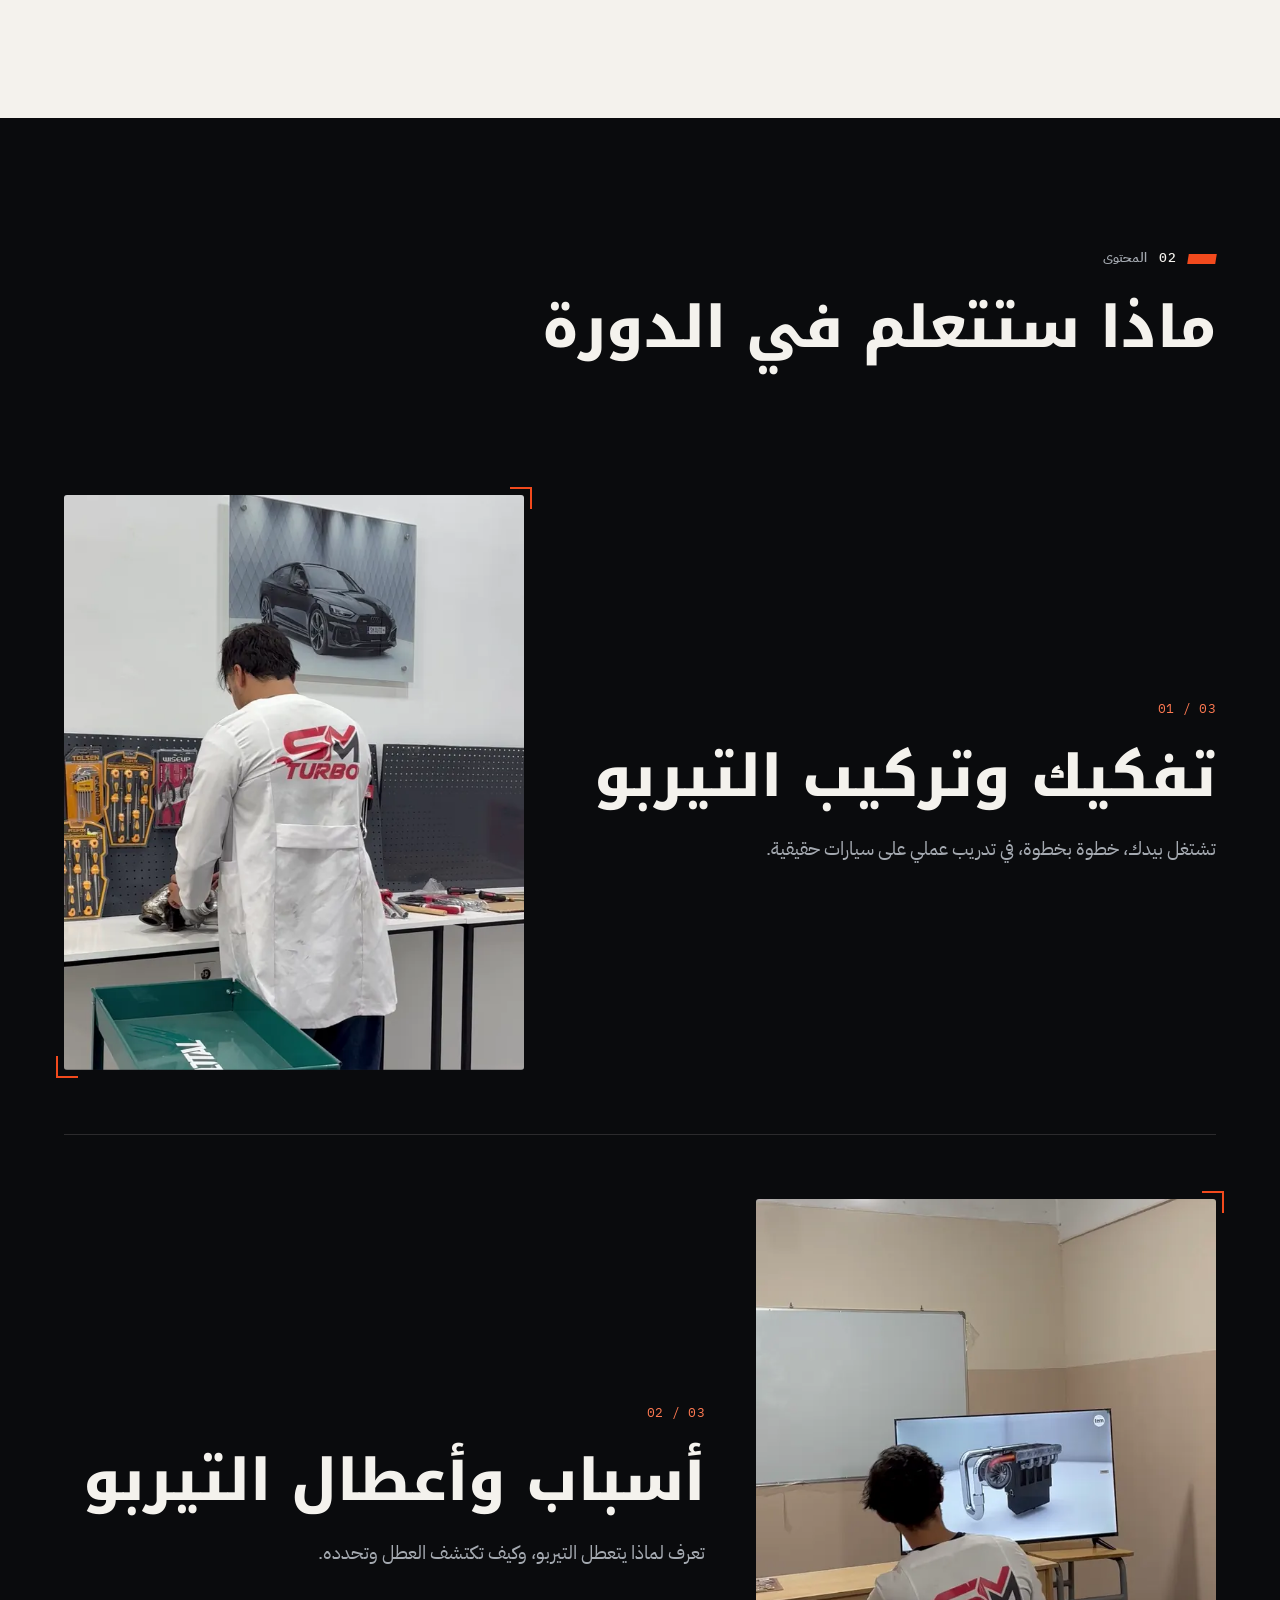
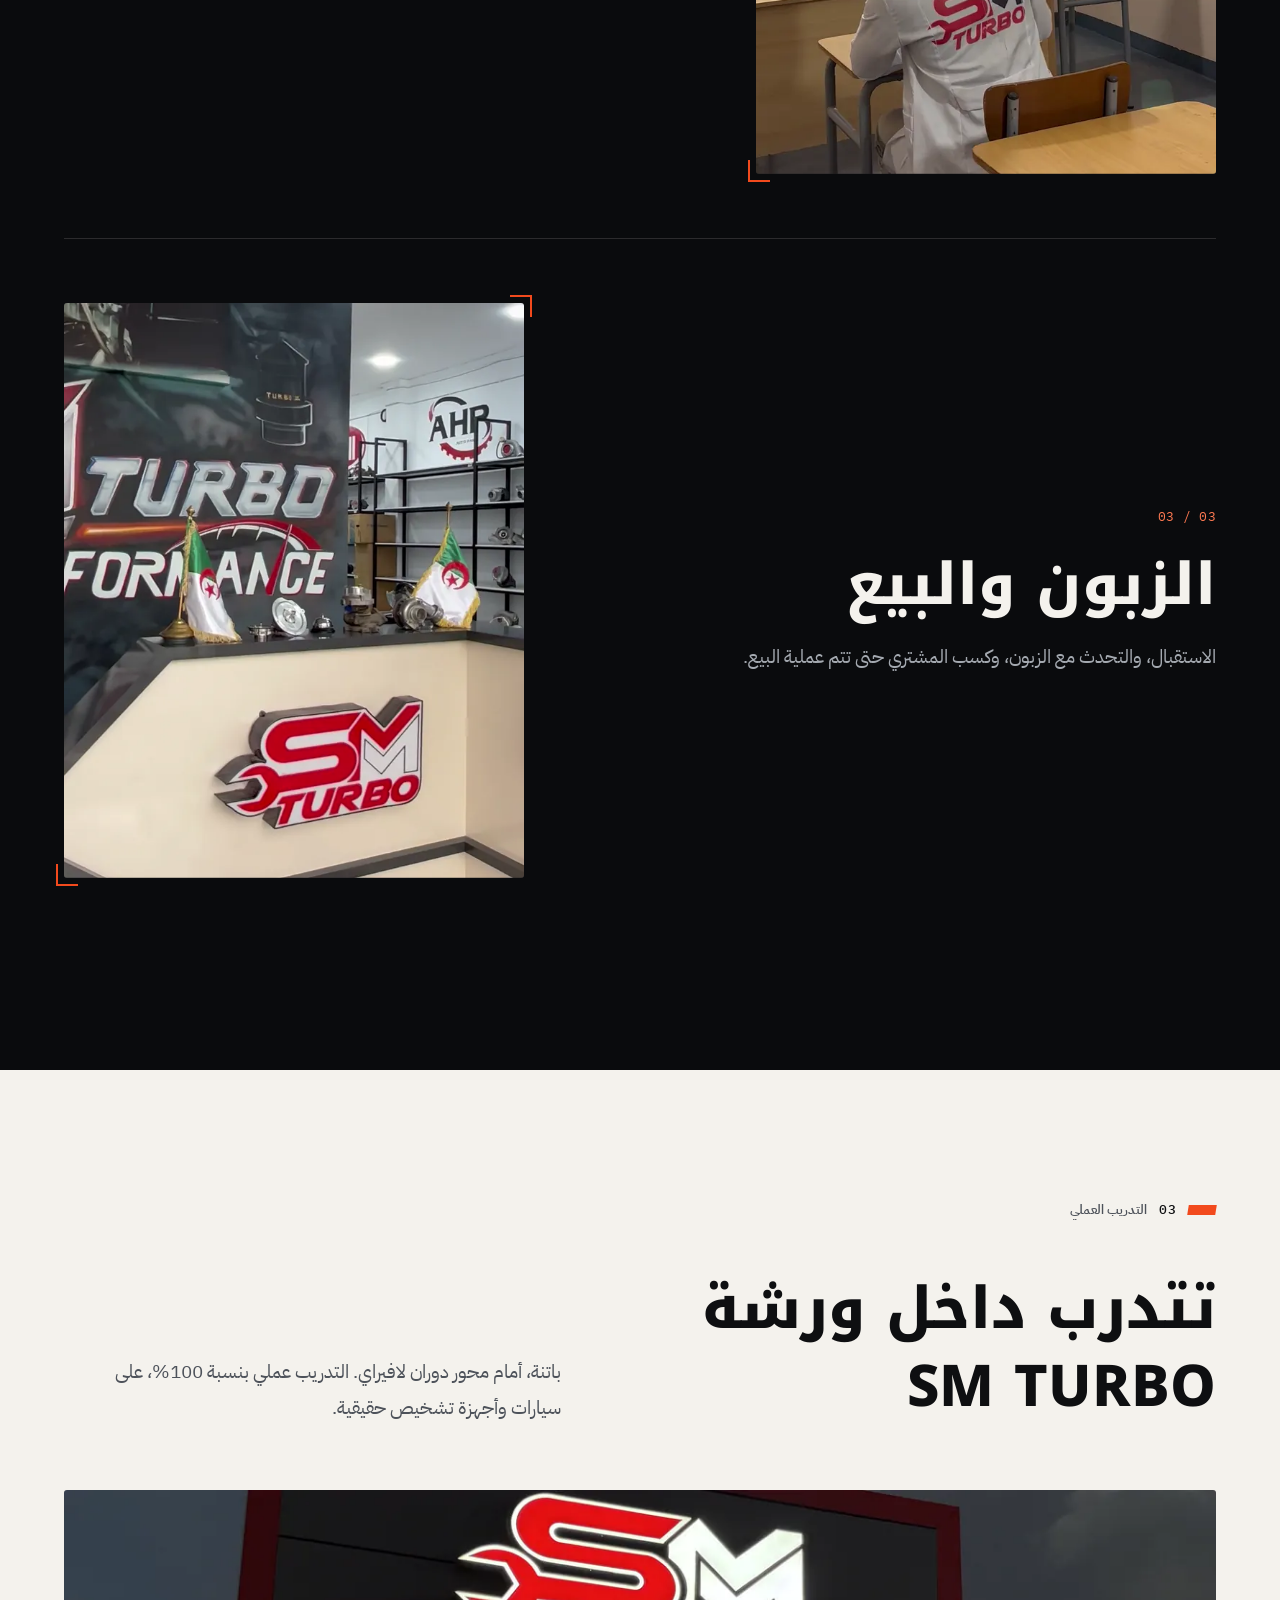
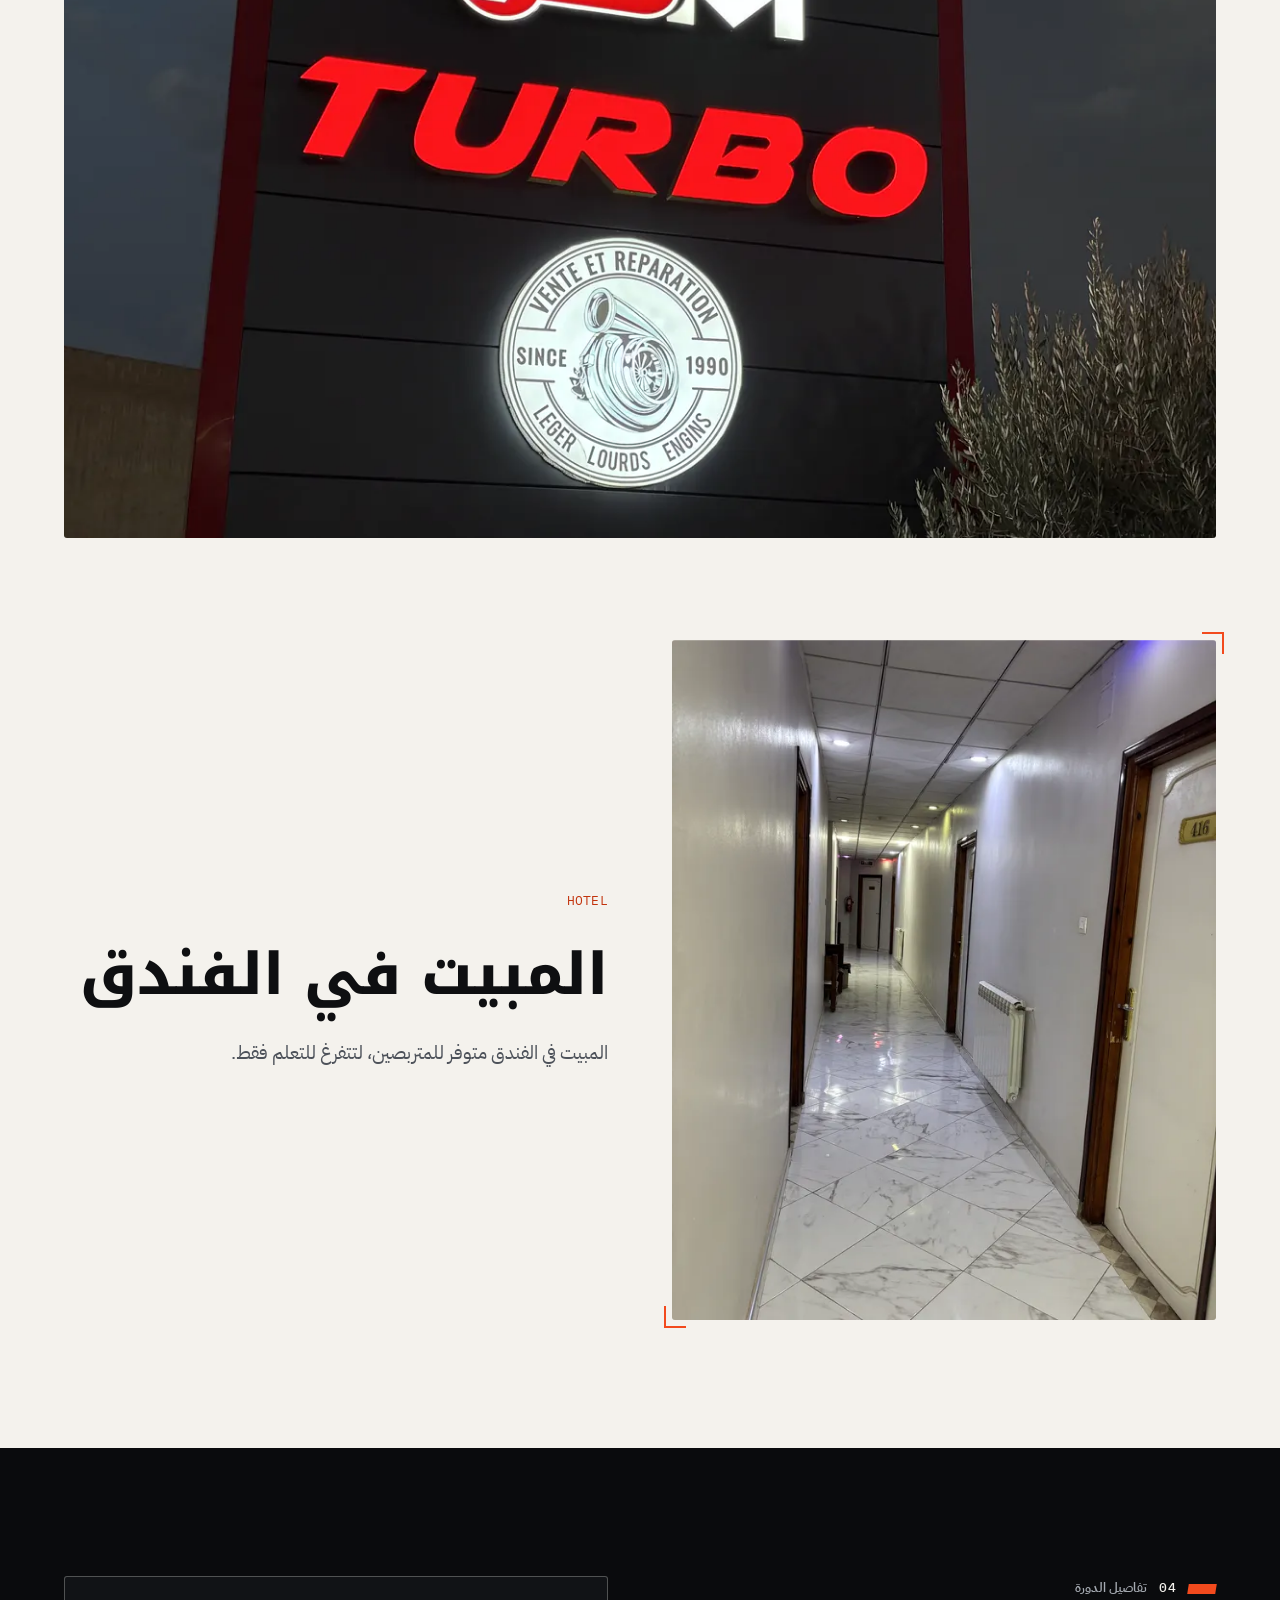
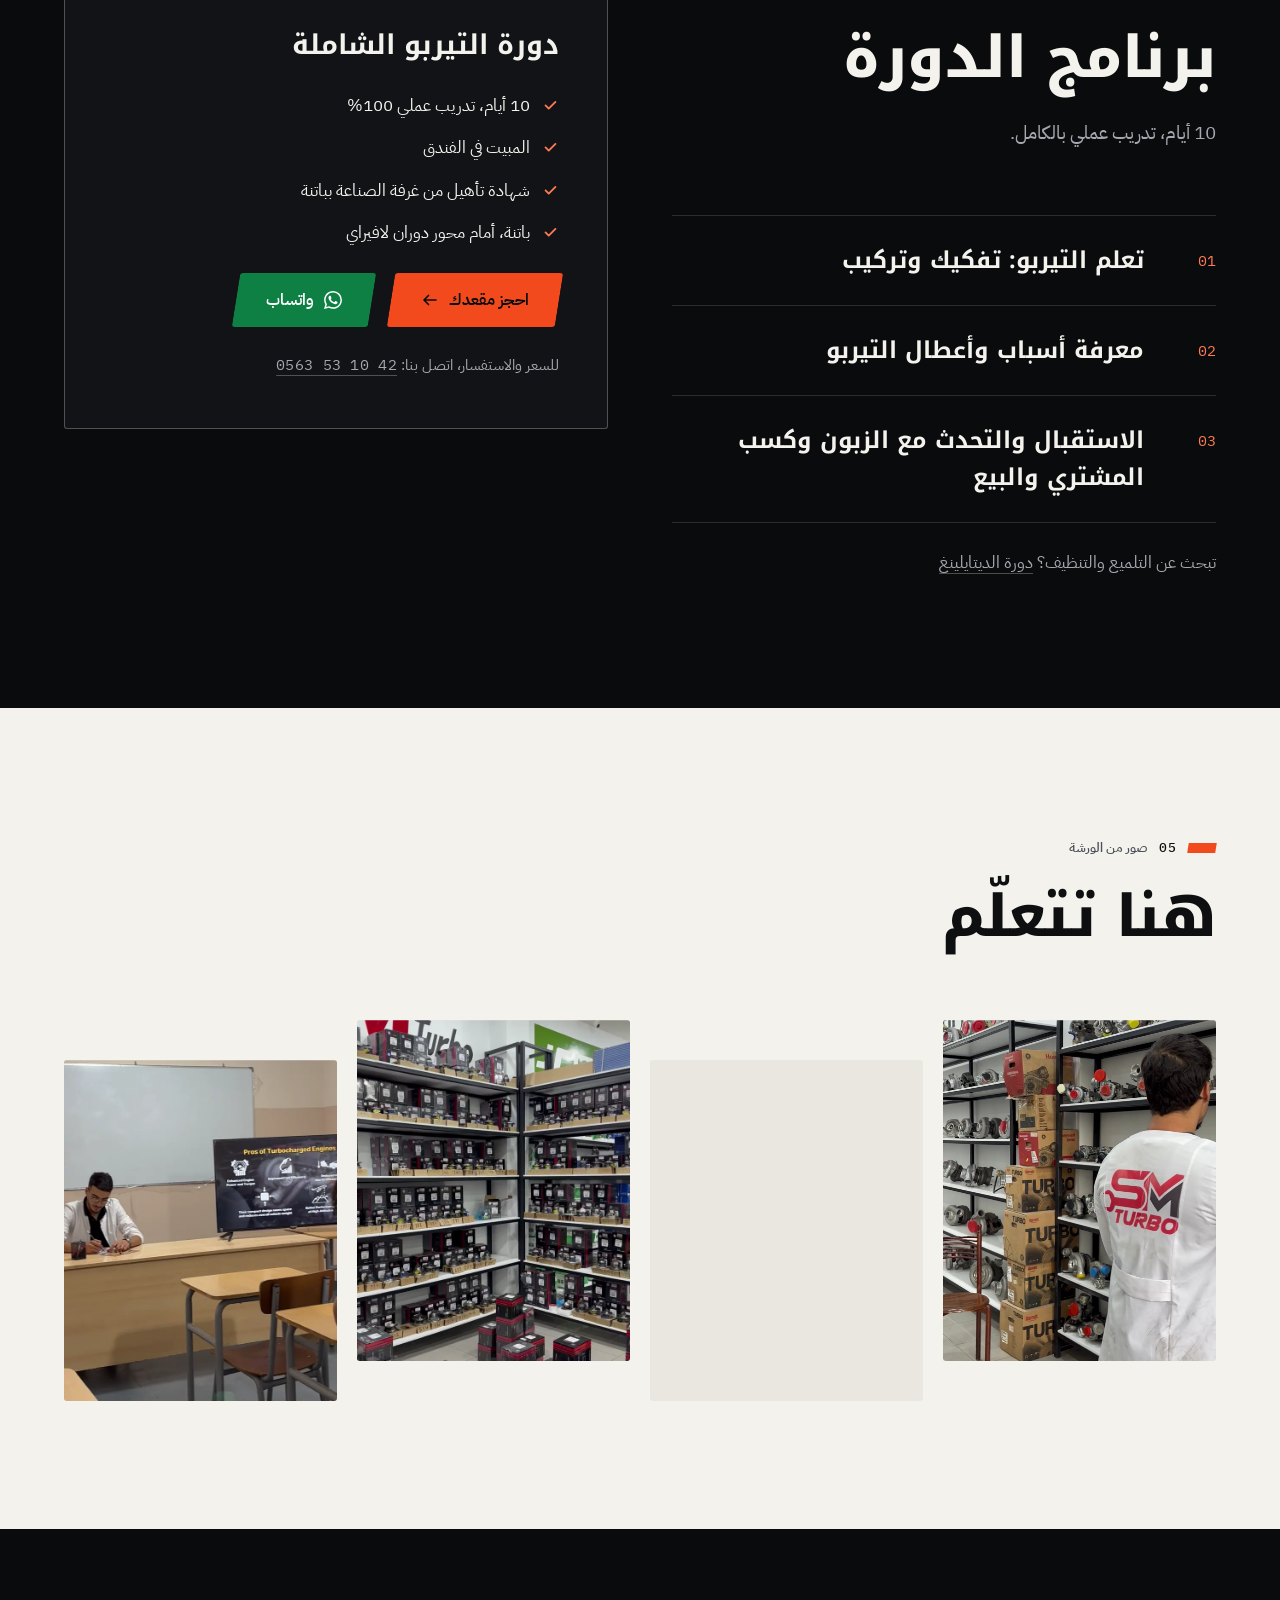
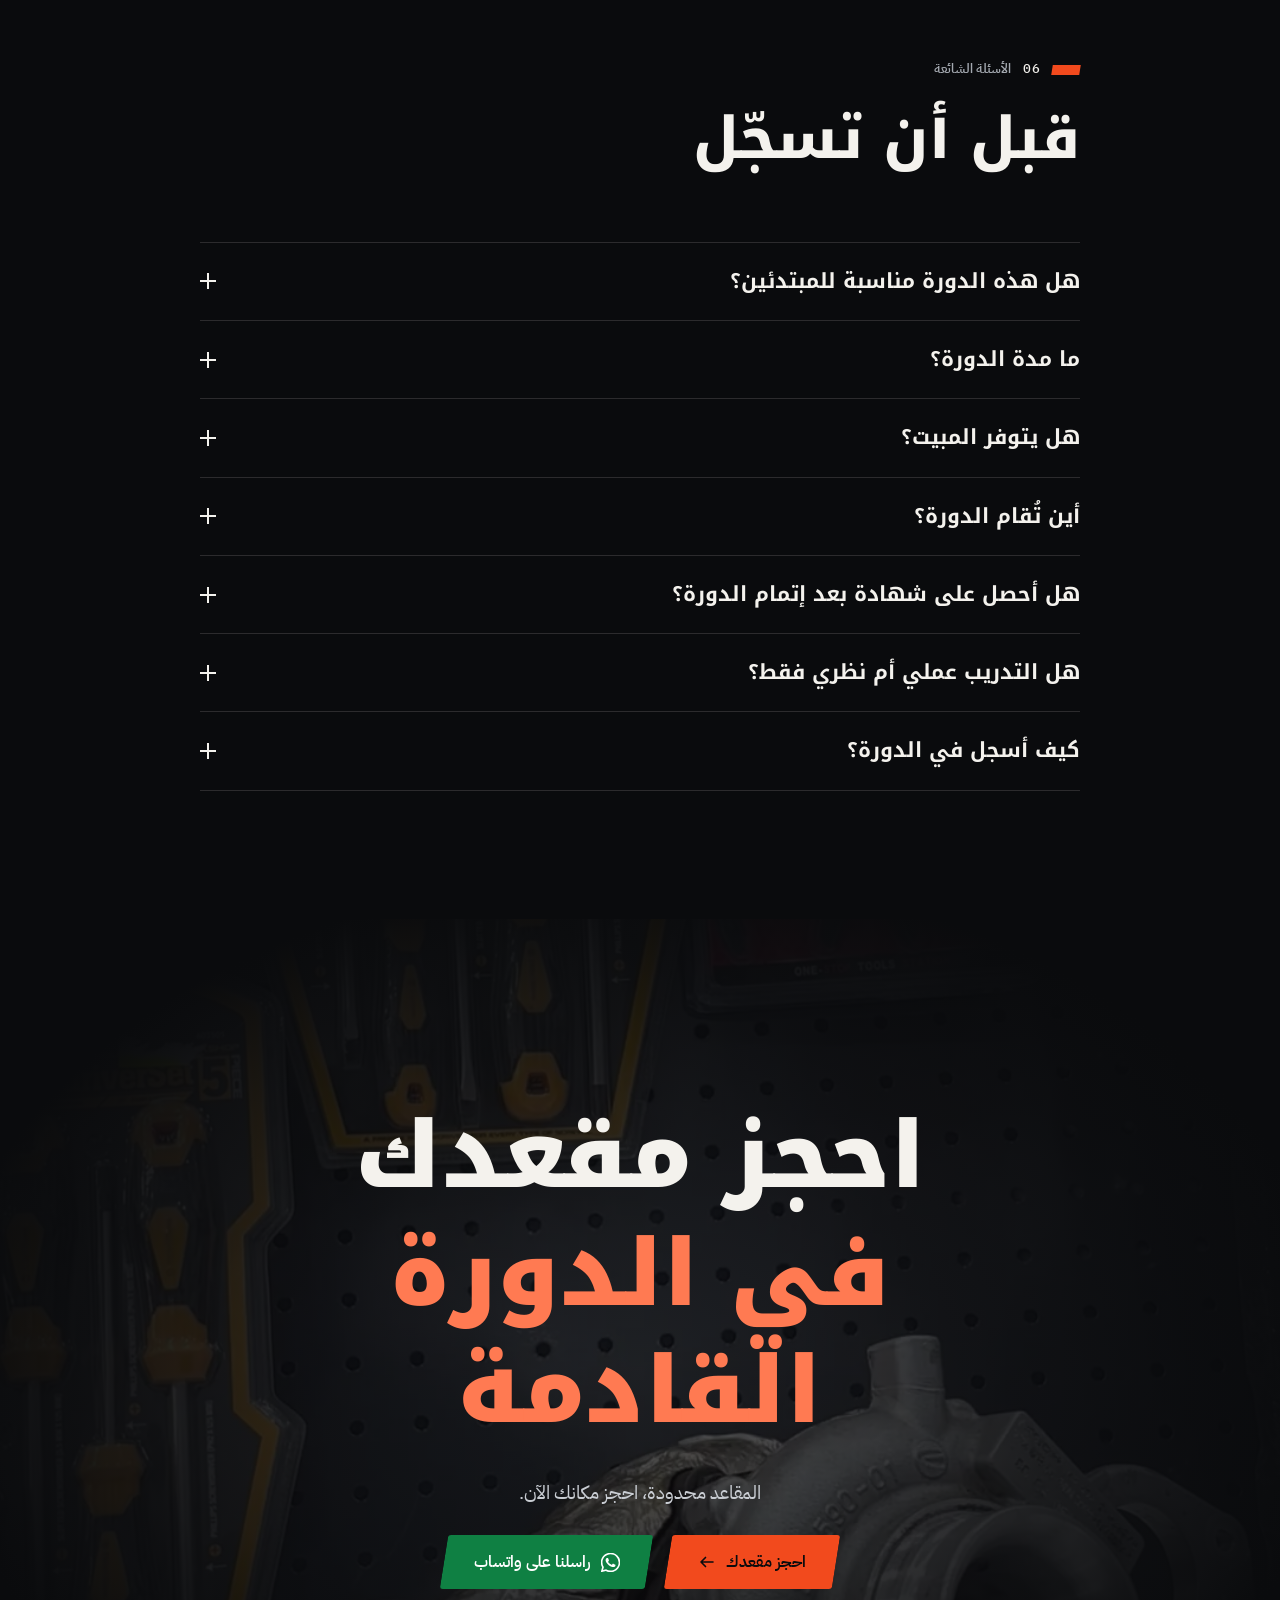
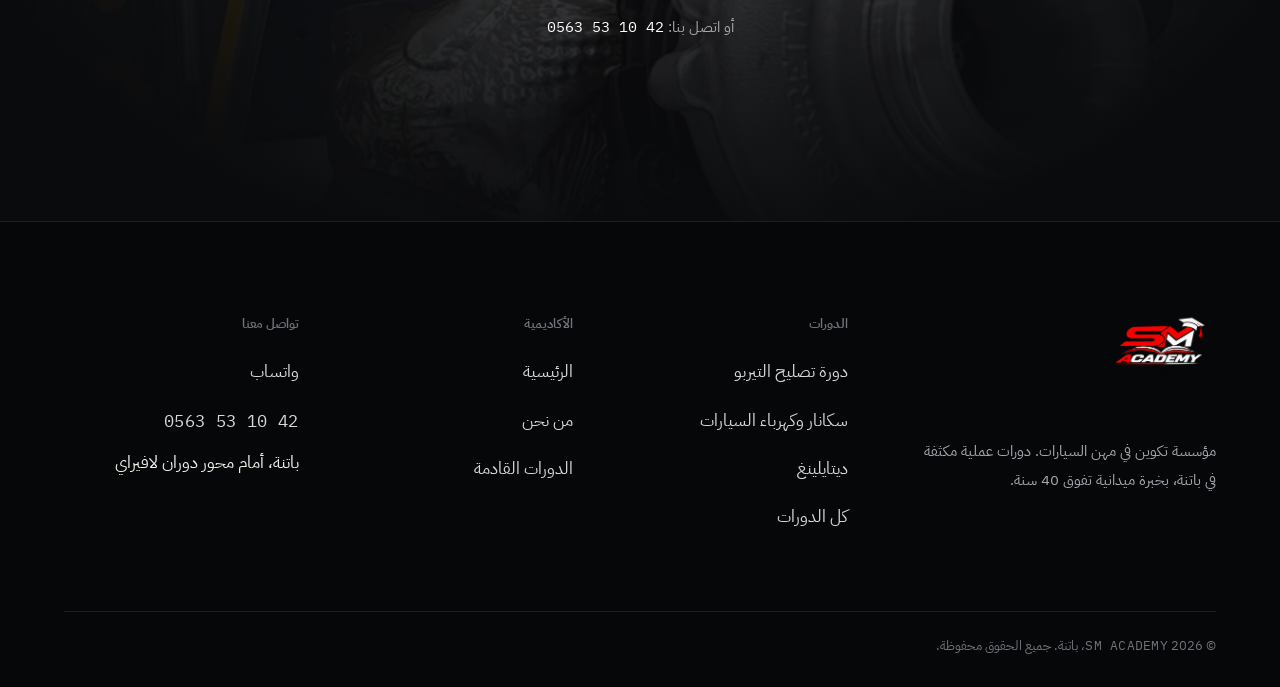
<file: turbo.html>
<!DOCTYPE html>
<html lang="ar" dir="rtl" data-theme="turbo" data-course="turbo">
<head>
<meta charset="UTF-8">
<meta name="viewport" content="width=device-width, initial-scale=1">
<title>SM TURBO | دورة التيربو الشاملة - باتنة</title>
<meta name="description" content="SM TURBO — دورة تكوين شاملة في التيربو، 10 أيام مع المبيت في الفندق، في باتنة (دوران لافيراي)، بخبرة عملية تطبيقية تفوق 40 سنة.">
<meta name="theme-color" content="#0a0b0d">
<link rel="canonical" href="https://smacademy.online/turbo.html">
<meta property="og:type" content="website">
<meta property="og:site_name" content="SM ACADEMY">
<meta property="og:locale" content="ar_DZ">
<meta property="og:title" content="SM TURBO | دورة التيربو الشاملة - باتنة">
<meta property="og:description" content="SM TURBO — دورة تكوين شاملة في التيربو، 10 أيام مع المبيت في الفندق، في باتنة (دوران لافيراي)، بخبرة عملية تطبيقية تفوق 40 سنة.">
<meta property="og:url" content="https://smacademy.online/turbo.html">
<meta property="og:image" content="https://smacademy.online/assets/img/og/turbo.jpg">
<meta property="og:image:width" content="1200">
<meta property="og:image:height" content="630">
<meta name="twitter:card" content="summary_large_image">
<link rel="icon" href="data:image/svg+xml,%3Csvg xmlns='http://www.w3.org/2000/svg' viewBox='0 0 64 64'%3E%3Crect width='64' height='64' rx='10' fill='%230a0b0d'/%3E%3Cpath d='M12 47h36l4-7H16z' fill='%23dc1f28'/%3E%3Ctext x='32' y='35' font-family='Arial' font-weight='900' font-style='italic' font-size='25' text-anchor='middle' fill='%23fff'%3ESM%3C/text%3E%3C/svg%3E">
<link rel="preconnect" href="https://fonts.googleapis.com">
<link rel="preconnect" href="https://fonts.gstatic.com" crossorigin>
<!-- Fonts load without blocking first paint; system fonts show until they arrive. -->
<link rel="preload" as="style" href="https://fonts.googleapis.com/css2?family=IBM+Plex+Mono:wght@500&family=IBM+Plex+Sans+Arabic:wght@400;500;600&family=Noto+Kufi+Arabic:wght@700;800;900&display=swap" onload="this.onload=null;this.rel='stylesheet'">
<noscript><link rel="stylesheet" href="https://fonts.googleapis.com/css2?family=IBM+Plex+Mono:wght@500&family=IBM+Plex+Sans+Arabic:wght@400;500;600&family=Noto+Kufi+Arabic:wght@700;800;900&display=swap"></noscript>
<link rel="stylesheet" href="assets/app.css">
<script>document.documentElement.classList.add('js');</script>
</head>
<body>

<a href="#main" class="skip">تخطَّ إلى المحتوى</a>

<header class="hdr" id="hdr">
  <div class="wrap hdr__in">
    <a class="logo" href="index.html" aria-label="SM ACADEMY: الصفحة الرئيسية"><img src="assets/img/sm-academy-logo.png" alt="SM ACADEMY" width="480" height="270" decoding="async"></a>
    <nav class="nav" aria-label="التنقل الرئيسي">
      <a href="courses.html">الدورات</a>
      <a href="turbo.html" aria-current="page">التيربو</a>
      <a href="electricity.html">السكانار والكهرباء</a>
      <a href="detailing.html">الديتايلينغ</a>
      <a href="about.html">من نحن</a>
    </nav>
    <div class="hdr__act">
      <a class="btn btn--sm" href="#signup">سجّل الآن</a>
      <button class="burger" id="menuBtn" type="button" aria-expanded="false" aria-controls="menu" aria-label="فتح القائمة"><span></span><span></span></button>
    </div>
  </div>
</header>

<div class="menu" id="menu">
  <nav class="menu__links" aria-label="القائمة">
    <a href="index.html" style="--n:0"><span class="latin">00</span>الرئيسية</a>
    <a href="courses.html" style="--n:1"><span class="latin">01</span>الدورات</a>
    <a href="turbo.html" aria-current="page" style="--n:2"><span class="latin">02</span>التيربو</a>
    <a href="electricity.html" style="--n:3"><span class="latin">03</span>السكانار والكهرباء</a>
    <a href="detailing.html" style="--n:4"><span class="latin">04</span>الديتايلينغ</a>
    <a href="about.html" style="--n:5"><span class="latin">05</span>من نحن</a>
  </nav>
  <div class="menu__foot">
    <a class="btn btn--wa btn--block" href="https://wa.me/213563531042?text=%D8%A7%D9%84%D8%B3%D9%84%D8%A7%D9%85%20%D8%B9%D9%84%D9%8A%D9%83%D9%85%D8%8C%20%D8%A3%D8%B1%D9%8A%D8%AF%20%D8%A7%D9%84%D8%AA%D8%B3%D8%AC%D9%8A%D9%84%20%D9%81%D9%8A%20%D8%AF%D9%88%D8%B1%D8%A9%20%D8%A7%D9%84%D8%AA%D9%8A%D8%B1%D8%A8%D9%88" target="_blank" rel="noopener"><i class="i i-wa" aria-hidden="true"></i> راسلنا على واتساب</a>
    <a class="btn btn--ghost btn--block" href="tel:+213563531042"><i class="i i-phone" aria-hidden="true"></i> <span class="latin">0563 53 10 42</span></a>
    <p>باتنة، أمام محور دوران لافيراي</p>
  </div>
</div>

<main id="main">
<section class="hero hero--course" id="signup" aria-labelledby="heroTitle">
  <div class="hero__media" data-parallax>
    <img src="assets/img/turbo/store-640.webp" srcset="assets/img/turbo/store-640.webp 640w, assets/img/turbo/store-1080.webp 1080w" sizes="100vw" width="640" height="800" alt="" fetchpriority="high" decoding="async" style="object-position:50% 30%">
  </div>
  <div class="wrap hero__grid">
    <div class="hero__copy">
      <p class="kicker fx"><span class="latin">SM TURBO</span> دورة التيربو · باتنة</p>
      <h1 id="heroTitle" class="display fx" data-ad="h1">احترف التيربو<br>في 10 أيام</h1>
      <p class="lead fx" style="--n:1" data-ad="lead">تدريب عملي في باتنة، بخبرة تطبيقية تفوق 40 سنة.</p>
      <ul class="tags fx" style="--n:2" aria-label="ما تشمله الدورة">
        <li>10 أيام</li>
        <li>المبيت في الفندق</li>
        <li>شهادة تأهيل</li>
      </ul>
      <p class="hero-date fx" style="--n:3" data-session-on hidden>الدورة القادمة: <strong class="nowrap" data-session></strong> · المقاعد محدودة</p>
      <p class="hero-date fx" style="--n:3" data-session-off>سجّل الآن ونتصل بك بموعد الدورة القادمة.</p>
    </div>
    <form id="signupForm" class="form fx" style="--n:2" method="POST" target="hidden_iframe" novalidate>
      <p class="form__title">احجز مقعدك في أقل من دقيقة</p>
      <div class="field">
        <label for="name">الاسم الكامل</label>
        <input type="text" id="name" name="name" autocomplete="name" enterkeyhint="next" required>
        <span class="field-error" data-error-for="name"></span>
      </div>
      <div class="field">
        <label for="phone">رقم الهاتف</label>
        <input type="tel" id="phone" name="phone" autocomplete="tel" inputmode="tel" enterkeyhint="send" placeholder="0X XX XX XX XX" required>
        <span class="field-error" data-error-for="phone"></span>
      </div>
      <input type="hidden" name="course" value="دورة تكوين شاملة في التيربو والتجميل">
      <details class="more">
        <summary>أسئلة إضافية (اختياري)</summary>
        <div class="more__in">
          <div class="field">
            <span class="label" id="experienceLabel">مدة الخبرة</span>
            <div class="choices" role="group" aria-labelledby="experienceLabel">
              <button type="button" class="choice-btn" aria-pressed="false" data-value="بدون خبرة">بدون خبرة</button>
              <button type="button" class="choice-btn" aria-pressed="false" data-value="أقل من سنة">أقل من سنة</button>
              <button type="button" class="choice-btn" aria-pressed="false" data-value="1 - 3 سنوات">1 - 3 سنوات</button>
              <button type="button" class="choice-btn" aria-pressed="false" data-value="أكثر من 3 سنوات">أكثر من 3 سنوات</button>
            </div>
            <input type="hidden" id="experience" name="experience">
          </div>
          <div class="field">
            <span class="label" id="workedBeforeLabel">هل عملت من قبل في هذا المجال؟</span>
            <div class="choices" role="group" aria-labelledby="workedBeforeLabel">
              <button type="button" class="choice-btn" aria-pressed="false" data-value="نعم">نعم</button>
              <button type="button" class="choice-btn" aria-pressed="false" data-value="لا">لا</button>
            </div>
            <input type="hidden" id="workedBefore" name="workedBefore">
          </div>
          <div class="field">
            <span class="label" id="hasCertificateLabel">هل أنت متحصل على شهادة من مركز تكوين؟</span>
            <div class="choices" role="group" aria-labelledby="hasCertificateLabel">
              <button type="button" class="choice-btn" aria-pressed="false" data-value="نعم">نعم</button>
              <button type="button" class="choice-btn" aria-pressed="false" data-value="لا">لا</button>
            </div>
            <input type="hidden" id="hasCertificate" name="hasCertificate">
          </div>
          <div class="field">
            <label for="email">البريد الإلكتروني</label>
            <input type="email" id="email" name="email" autocomplete="email">
            <span class="field-error" data-error-for="email"></span>
          </div>
          <div class="field">
            <label for="notes">ملاحظات</label>
            <textarea id="notes" name="notes" rows="2"></textarea>
          </div>
        </div>
      </details>
      <button type="submit" id="submitBtn" class="btn btn--block">إرسال</button>
      <p class="form__note">نتصل بك لتأكيد التفاصيل. تفضّل التواصل مباشرة؟</p>
      <div class="form__alt">
        <a class="btn btn--wa" href="https://wa.me/213563531042?text=%D8%A7%D9%84%D8%B3%D9%84%D8%A7%D9%85%20%D8%B9%D9%84%D9%8A%D9%83%D9%85%D8%8C%20%D8%A3%D8%B1%D9%8A%D8%AF%20%D8%A7%D9%84%D8%AA%D8%B3%D8%AC%D9%8A%D9%84%20%D9%81%D9%8A%20%D8%AF%D9%88%D8%B1%D8%A9%20%D8%A7%D9%84%D8%AA%D9%8A%D8%B1%D8%A8%D9%88" target="_blank" rel="noopener"><i class="i i-wa" aria-hidden="true"></i> واتساب</a>
        <a class="btn btn--ghost" href="tel:+213563531042"><span class="latin">0563 53 10 42</span></a>
      </div>
      <p id="formMessage" class="form-message" role="status" aria-live="polite"></p>
    </form>
    <iframe name="hidden_iframe" id="hidden_iframe" title="نتيجة إرسال النموذج" hidden></iframe>
  </div>
</section>

<section class="sec s-light" id="intro" aria-labelledby="introTitle">
  <div class="wrap">
    <header class="sh sh--split">
      <p class="idx rv"><span class="latin">01</span> الدورة</p>
      <h2 id="introTitle" class="h2 rv">عشرة أيام داخل الورشة.<br>تفكّ، تركّب، وتشخّص بيدك.</h2>
      <p class="lead rv" style="--n:1">دورة تكوين شاملة في التيربو، عملية بالكامل، في ورشة SM TURBO بباتنة. لا تشترط أي خبرة سابقة، وتنتهي بشهادة تأهيل.</p>
    </header>
    <dl class="specbar rv">
      <div><dt><span class="latin">10</span> أيام</dt><dd>مدة الدورة</dd></div>
      <div><dt><span class="latin">100%</span></dt><dd>تدريب عملي</dd></div>
      <div><dt>الفندق</dt><dd>المبيت متوفر للمتربصين</dd></div>
      <div><dt>شهادة تأهيل</dt><dd>من غرفة الصناعة بباتنة</dd></div>
    </dl>
  </div>
</section>

<section class="sec" id="learn" aria-labelledby="learnTitle">
  <div class="wrap">
    <header class="sh">
      <p class="idx rv"><span class="latin">02</span> المحتوى</p>
      <h2 id="learnTitle" class="h2 rv">ماذا ستتعلم في الدورة</h2>
    </header>

    <article class="feat">
      <div class="feat__text">
        <p class="feat__n latin rv">01 / 03</p>
        <h3 class="h2 rv">تفكيك وتركيب التيربو</h3>
        <p class="lead rv">تشتغل بيدك، خطوة بخطوة، في تدريب عملي على سيارات حقيقية.</p>
      </div>
      <div class="ticks rv"><figure class="fig fig--45 rv-mask"><img src="assets/img/turbo/bench-640.webp" srcset="assets/img/turbo/bench-640.webp 640w, assets/img/turbo/bench-1080.webp 1080w" sizes="(min-width: 900px) 460px, 100vw" width="640" height="800" loading="lazy" decoding="async" alt="متربص بمئزر SM TURBO يعمل على تيربو فوق طاولة الورشة"></figure></div>
    </article>

    <article class="feat">
      <div class="feat__text">
        <p class="feat__n latin rv">02 / 03</p>
        <h3 class="h2 rv">أسباب وأعطال التيربو</h3>
        <p class="lead rv">تعرف لماذا يتعطل التيربو، وكيف تكتشف العطل وتحدده.</p>
      </div>
      <div class="ticks rv"><figure class="fig fig--45 rv-mask"><img src="assets/img/turbo/diag-640.webp" srcset="assets/img/turbo/diag-640.webp 640w, assets/img/turbo/diag-1080.webp 1080w" sizes="(min-width: 900px) 460px, 100vw" width="640" height="800" loading="lazy" decoding="async" alt="متربص يتابع شرح مكونات التيربو على الشاشة في قاعة الدرس"></figure></div>
    </article>

    <article class="feat">
      <div class="feat__text">
        <p class="feat__n latin rv">03 / 03</p>
        <h3 class="h2 rv">الزبون والبيع</h3>
        <p class="lead rv">الاستقبال، والتحدث مع الزبون، وكسب المشتري حتى تتم عملية البيع.</p>
      </div>
      <div class="ticks rv"><figure class="fig fig--45 rv-mask"><img src="assets/img/turbo/reception-640.webp" srcset="assets/img/turbo/reception-640.webp 640w, assets/img/turbo/reception-1080.webp 1080w" sizes="(min-width: 900px) 460px, 100vw" width="640" height="800" loading="lazy" decoding="async" alt="مكتب استقبال SM TURBO"></figure></div>
    </article>
  </div>
</section>

<section class="sec s-light" id="workshop" aria-labelledby="workshopTitle">
  <div class="wrap">
    <header class="sh sh--split">
      <p class="idx rv"><span class="latin">03</span> التدريب العملي</p>
      <h2 id="workshopTitle" class="h2 rv">تتدرب داخل ورشة<br>SM TURBO</h2>
      <p class="lead rv" style="--n:1">باتنة، أمام محور دوران لافيراي. التدريب عملي بنسبة 100%، على سيارات وأجهزة تشخيص حقيقية.</p>
    </header>
    <figure class="fig fig--169 rv-mask">
      <img src="assets/img/turbo/hero-1200.webp" srcset="assets/img/turbo/hero-1200.webp 1200w, assets/img/turbo/hero-2000.webp 2000w" sizes="(min-width: 1400px) 1320px, 92vw" width="1200" height="675" loading="lazy" decoding="async" alt="لافتة SM TURBO المضيئة ليلًا أمام مقر الورشة في باتنة">
    </figure>

    <div class="duo duo--flip" id="hotel" style="margin-top:clamp(56px,8vw,120px)">
      <div class="duo__text">
        <p class="feat__n latin rv">HOTEL</p>
        <h3 class="h2 rv">المبيت في الفندق</h3>
        <p class="lead rv">المبيت في الفندق متوفر للمتربصين، لتتفرغ للتعلم فقط.</p>
      </div>
      <div class="ticks rv"><figure class="fig fig--45 rv-mask"><img src="assets/img/turbo/hotel-640.webp" srcset="assets/img/turbo/hotel-640.webp 640w, assets/img/turbo/hotel-1080.webp 1080w" sizes="(min-width: 900px) 46vw, 100vw" width="640" height="800" loading="lazy" decoding="async" alt="رواق الفندق بأرضية رخامية وأبواب الغرف"></figure></div>
    </div>
  </div>
</section>

<section class="sec" id="program" aria-labelledby="programTitle">
  <div class="wrap duo" style="align-items:start">
    <div>
      <header class="sh">
        <p class="idx rv"><span class="latin">04</span> تفاصيل الدورة</p>
        <h2 id="programTitle" class="h2 rv">برنامج الدورة</h2>
        <p class="lead rv">10 أيام، تدريب عملي بالكامل.</p>
      </header>
      <ol class="steps">
        <li class="rv"><h3>تعلم التيربو: تفكيك وتركيب</h3></li>
        <li class="rv"><h3>معرفة أسباب وأعطال التيربو</h3></li>
        <li class="rv"><h3>الاستقبال والتحدث مع الزبون وكسب المشتري والبيع</h3></li>
      </ol>
      <p class="muted rv" style="margin-top:24px">تبحث عن التلميع والتنظيف؟ <a class="inline-link" href="detailing.html">دورة الديتايلينغ</a></p>
    </div>
    <div class="sheet rv" id="pricing">
      <div class="sheet__head">
        <h2 class="h3">دورة التيربو الشاملة</h2>
        <!-- Price and deposit go here once confirmed. -->
        <p class="sheet__note" data-session-on hidden>الدورة القادمة: <strong class="nowrap" data-session></strong></p>
      </div>
      <ul class="checks">
        <li>10 أيام، تدريب عملي 100%</li>
        <li>المبيت في الفندق</li>
        <li>شهادة تأهيل من غرفة الصناعة بباتنة</li>
        <li>باتنة، أمام محور دوران لافيراي</li>
      </ul>
      <div class="actions">
        <a class="btn" href="#signup">احجز مقعدك <i class="i i-arrow" aria-hidden="true"></i></a>
        <a class="btn btn--wa" href="https://wa.me/213563531042?text=%D8%A7%D9%84%D8%B3%D9%84%D8%A7%D9%85%20%D8%B9%D9%84%D9%8A%D9%83%D9%85%D8%8C%20%D8%A3%D8%B1%D9%8A%D8%AF%20%D8%A7%D9%84%D8%AA%D8%B3%D8%AC%D9%8A%D9%84%20%D9%81%D9%8A%20%D8%AF%D9%88%D8%B1%D8%A9%20%D8%A7%D9%84%D8%AA%D9%8A%D8%B1%D8%A8%D9%88" target="_blank" rel="noopener"><i class="i i-wa" aria-hidden="true"></i> واتساب</a>
      </div>
      <p class="sheet__note">للسعر والاستفسار، اتصل بنا: <a class="inline-link latin" href="tel:+213563531042">0563 53 10 42</a></p>
    </div>
  </div>
</section>

<section class="sec s-light" id="photos" aria-labelledby="photosTitle" style="overflow:clip">
  <div class="wrap">
    <header class="sh">
      <p class="idx rv"><span class="latin">05</span> صور من الورشة</p>
      <h2 id="photosTitle" class="h2 rv">هنا تتعلّم</h2>
    </header>
  </div>
  <div class="strip">
    <figure class="fig fig--45 rv-mask"><img src="assets/img/turbo/store-640.webp" srcset="assets/img/turbo/store-640.webp 640w, assets/img/turbo/store-1080.webp 1080w" sizes="(min-width: 760px) 300px, 74vw" width="640" height="800" loading="lazy" decoding="async" alt="متربص أمام رفوف التيربو في المخزن"></figure>
    <figure class="fig fig--45 rv-mask"><img src="assets/img/turbo/turbo-640.webp" srcset="assets/img/turbo/turbo-640.webp 640w, assets/img/turbo/turbo-1080.webp 1080w" sizes="(min-width: 760px) 300px, 74vw" width="640" height="800" loading="lazy" decoding="async" alt="تيربو على طاولة العمل أمام لوحة الأدوات"></figure>
    <figure class="fig fig--45 rv-mask"><img src="assets/img/turbo/shelves-640.webp" srcset="assets/img/turbo/shelves-640.webp 640w, assets/img/turbo/shelves-1080.webp 1080w" sizes="(min-width: 760px) 300px, 74vw" width="640" height="800" loading="lazy" decoding="async" alt="رفوف قطع الغيار في محل SM TURBO"></figure>
    <figure class="fig fig--45 rv-mask"><img src="assets/img/turbo/class-640.webp" srcset="assets/img/turbo/class-640.webp 640w, assets/img/turbo/class-1080.webp 1080w" sizes="(min-width: 760px) 300px, 74vw" width="640" height="800" loading="lazy" decoding="async" alt="قاعة الدرس مع شاشة عرض"></figure>
  </div>
</section>

<!-- Testimonials return here once students agree to their videos being used. -->

<section class="sec" id="faq" aria-labelledby="faqTitle">
  <div class="wrap--narrow">
    <header class="sh">
      <p class="idx rv"><span class="latin">06</span> الأسئلة الشائعة</p>
      <h2 id="faqTitle" class="h2 rv">قبل أن تسجّل</h2>
    </header>
    <div class="faq rv">
      <div class="faq__item"><button type="button" class="faq__q" aria-expanded="false">هل هذه الدورة مناسبة للمبتدئين؟</button><div class="faq__a"><div><p>نعم، الدورة مصممة لتغطي الأساسيات العملية خطوة بخطوة، ولا تشترط أي خبرة سابقة.</p></div></div></div>
      <div class="faq__item"><button type="button" class="faq__q" aria-expanded="false">ما مدة الدورة؟</button><div class="faq__a"><div><p>مدة الدورة 10 أيام، مكثفة وعملية بالكامل.</p></div></div></div>
      <div class="faq__item"><button type="button" class="faq__q" aria-expanded="false">هل يتوفر المبيت؟</button><div class="faq__a"><div><p>نعم، المبيت في الفندق متوفر للمتربصين. اتصل بنا على <span class="latin">0563 53 10 42</span> لمعرفة التفاصيل.</p></div></div></div>
      <div class="faq__item"><button type="button" class="faq__q" aria-expanded="false">أين تُقام الدورة؟</button><div class="faq__a"><div><p>تُقام الدورة حضوريًا في باتنة، أمام محور دوران لافيراي.</p></div></div></div>
      <div class="faq__item"><button type="button" class="faq__q" aria-expanded="false">هل أحصل على شهادة بعد إتمام الدورة؟</button><div class="faq__a"><div><p>نعم، يحصل كل متربص على شهادة تأهيل من غرفة الصناعة بباتنة عند إتمام الدورة بنجاح.</p></div></div></div>
      <div class="faq__item"><button type="button" class="faq__q" aria-expanded="false">هل التدريب عملي أم نظري فقط؟</button><div class="faq__a"><div><p>التدريب عملي بنسبة 100%، على سيارات وأجهزة تشخيص حقيقية.</p></div></div></div>
      <div class="faq__item"><button type="button" class="faq__q" aria-expanded="false">كيف أسجل في الدورة؟</button><div class="faq__a"><div><p>اكتب اسمك ورقم هاتفك في نموذج التسجيل أعلى الصفحة، ونتصل بك لتأكيد التفاصيل.</p></div></div></div>
    </div>
  </div>
</section>

<section class="final" aria-labelledby="finalTitle">
  <div class="final__media"><img src="assets/img/turbo/turbo-640.webp" srcset="assets/img/turbo/turbo-640.webp 640w, assets/img/turbo/turbo-1080.webp 1080w" sizes="100vw" width="640" height="800" alt="" loading="lazy" decoding="async"></div>
  <div class="wrap--narrow">
    <h2 id="finalTitle" class="display rv" data-session-on hidden>الدورة القادمة<br><em class="nowrap" data-session></em></h2>
    <h2 class="display rv" data-session-off>احجز مقعدك<br><em>في الدورة القادمة</em></h2>
    <p class="lead rv">المقاعد محدودة، احجز مكانك الآن.</p>
    <div class="actions rv">
      <a class="btn" href="#signup">احجز مقعدك <i class="i i-arrow" aria-hidden="true"></i></a>
      <a class="btn btn--wa" href="https://wa.me/213563531042?text=%D8%A7%D9%84%D8%B3%D9%84%D8%A7%D9%85%20%D8%B9%D9%84%D9%8A%D9%83%D9%85%D8%8C%20%D8%A3%D8%B1%D9%8A%D8%AF%20%D8%A7%D9%84%D8%AA%D8%B3%D8%AC%D9%8A%D9%84%20%D9%81%D9%8A%20%D8%AF%D9%88%D8%B1%D8%A9%20%D8%A7%D9%84%D8%AA%D9%8A%D8%B1%D8%A8%D9%88" target="_blank" rel="noopener"><i class="i i-wa" aria-hidden="true"></i> راسلنا على واتساب</a>
    </div>
    <p class="final__tel rv">أو اتصل بنا: <a href="tel:+213563531042">0563 53 10 42</a></p>
  </div>
</section>
</main>

<div class="bar" id="bar" hidden>
  <a class="btn" href="#signup">احجز مقعدك</a>
  <a class="btn btn--wa" href="https://wa.me/213563531042?text=%D8%A7%D9%84%D8%B3%D9%84%D8%A7%D9%85%20%D8%B9%D9%84%D9%8A%D9%83%D9%85%D8%8C%20%D8%A3%D8%B1%D9%8A%D8%AF%20%D8%A7%D9%84%D8%AA%D8%B3%D8%AC%D9%8A%D9%84%20%D9%81%D9%8A%20%D8%AF%D9%88%D8%B1%D8%A9%20%D8%A7%D9%84%D8%AA%D9%8A%D8%B1%D8%A8%D9%88" target="_blank" rel="noopener" aria-label="راسلنا على واتساب"><i class="i i-wa" aria-hidden="true"></i></a>
  <a class="btn btn--ghost" href="tel:+213563531042" aria-label="اتصل بنا: 0563 53 10 42"><i class="i i-phone" aria-hidden="true"></i></a>
</div>
<a class="wa-float" href="https://wa.me/213563531042?text=%D8%A7%D9%84%D8%B3%D9%84%D8%A7%D9%85%20%D8%B9%D9%84%D9%8A%D9%83%D9%85%D8%8C%20%D8%A3%D8%B1%D9%8A%D8%AF%20%D8%A7%D9%84%D8%AA%D8%B3%D8%AC%D9%8A%D9%84%20%D9%81%D9%8A%20%D8%AF%D9%88%D8%B1%D8%A9%20%D8%A7%D9%84%D8%AA%D9%8A%D8%B1%D8%A8%D9%88" target="_blank" rel="noopener" aria-label="راسلنا على واتساب"><i class="i i-wa" aria-hidden="true"></i></a>

<footer class="ftr">
  <div class="wrap">
    <div class="ftr__grid">
      <div class="ftr__brand">
        <a href="index.html" aria-label="SM ACADEMY: الصفحة الرئيسية"><img src="assets/img/sm-academy-logo.png" alt="SM ACADEMY" width="480" height="270" loading="lazy" decoding="async"></a>
        <p>مؤسسة تكوين في مهن السيارات. دورات عملية مكثفة في باتنة، بخبرة ميدانية تفوق 40 سنة.</p>
      </div>
      <nav aria-label="الدورات">
        <h2>الدورات</h2>
        <ul>
          <li><a href="turbo.html">دورة تصليح التيربو</a></li>
          <li><a href="electricity.html">سكانار وكهرباء السيارات</a></li>
          <li><a href="detailing.html">ديتايلينغ</a></li>
          <li><a href="courses.html">كل الدورات</a></li>
        </ul>
      </nav>
      <nav aria-label="الأكاديمية">
        <h2>الأكاديمية</h2>
        <ul>
          <li><a href="index.html">الرئيسية</a></li>
          <li><a href="about.html">من نحن</a></li>
          <li><a href="index.html#sessions">الدورات القادمة</a></li>
        </ul>
      </nav>
      <div>
        <h2>تواصل معنا</h2>
        <ul>
          <li><a href="https://wa.me/213563531042?text=%D8%A7%D9%84%D8%B3%D9%84%D8%A7%D9%85%20%D8%B9%D9%84%D9%8A%D9%83%D9%85%D8%8C%20%D8%A3%D8%B1%D9%8A%D8%AF%20%D8%A7%D9%84%D8%AA%D8%B3%D8%AC%D9%8A%D9%84%20%D9%81%D9%8A%20%D8%AF%D9%88%D8%B1%D8%A9%20%D8%A7%D9%84%D8%AA%D9%8A%D8%B1%D8%A8%D9%88" target="_blank" rel="noopener">واتساب</a></li>
          <li><a href="tel:+213563531042" class="latin">0563 53 10 42</a></li>
          <li>باتنة، أمام محور دوران لافيراي</li>
        </ul>
      </div>
    </div>
    <div class="ftr__base">
      <p>© 2026 <span class="latin">SM ACADEMY</span>، باتنة. جميع الحقوق محفوظة.</p>
      
    </div>
  </div>
</footer>

<script src="assets/data.js"></script>
<script src="assets/app.js"></script>
</body>
</html>
</file>
<file: assets/app.css>
/* SM ACADEMY — one stylesheet for every page.
   1 tokens · 2 base · 3 type · 4 buttons and icons · 5 header and menu · 6 hero
   7 sections and shared blocks · 8 course pages · 9 forms · 10 footer and fixed bars
   11 course themes · 12 motion */

@view-transition { navigation: auto; }

/* ---------- 1. Tokens ---------- */
:root {
  --graphite-900: #0a0b0d;
  --graphite-800: #111316;
  --graphite-700: #181b1f;
  --graphite-600: #22262b;
  --bone-50: #f4f2ed;
  --bone-100: #eae7e0;
  --silver: #c4c8ce;

  /* Surface tokens: dark by default, .s-light flips them for a section. */
  --surface: var(--graphite-900);
  --surface-2: var(--graphite-800);
  --surface-3: var(--graphite-700);
  --text: var(--bone-50);
  --muted: #a4a9b0;
  --faint: #6f747c;
  --line: rgba(244, 242, 237, 0.14);
  --line-strong: rgba(244, 242, 237, 0.28);

  /* Accent: fill colour, text on it, and a lighter tint safe for small text. */
  --accent: #dc1f28;
  --on-accent: #ffffff;
  --accent-text: #ff5a52;
  --wa: #0f8043;

  --font-display: 'Noto Kufi Arabic', 'IBM Plex Sans Arabic', 'Segoe UI', Tahoma, sans-serif;
  --font-body: 'IBM Plex Sans Arabic', 'Segoe UI', Tahoma, sans-serif;
  --font-mono: 'IBM Plex Mono', ui-monospace, Consolas, monospace;

  --fs-display: clamp(2.5rem, 7.2vw, 5.75rem);
  --fs-h2: clamp(1.9rem, 4.6vw, 3.6rem);
  --fs-h3: clamp(1.25rem, 2.2vw, 1.7rem);
  --fs-lead: clamp(1.05rem, 1.45vw, 1.3rem);
  --fs-body: 1.0625rem;
  --fs-small: 0.9375rem;
  --fs-label: 0.8125rem;

  --gutter: clamp(20px, 5vw, 64px);
  --maxw: 1320px;
  --sec: clamp(72px, 10vw, 152px);
  --header-h: 68px;
  --radius: 3px;
  --skew: -9deg;

  --ease: cubic-bezier(0.22, 0.8, 0.2, 1);
  --ease-in: cubic-bezier(0.6, 0, 0.8, 0.2);
}

.s-light {
  --surface: var(--bone-50);
  --surface-2: #ffffff;
  --surface-3: var(--bone-100);
  --text: #0e0f11;
  --muted: #4d525a;
  --faint: #7a7f87;
  --line: rgba(14, 15, 17, 0.14);
  --line-strong: rgba(14, 15, 17, 0.3);
  --accent-text: #c1161f;
}
.s-dark {
  --surface: var(--graphite-900);
  --surface-2: var(--graphite-800);
  --surface-3: var(--graphite-700);
  --text: var(--bone-50);
  --muted: #a4a9b0;
  --faint: #6f747c;
  --line: rgba(244, 242, 237, 0.14);
  --line-strong: rgba(244, 242, 237, 0.28);
  --accent-text: #ff5a52;
}
.s-light, .s-dark { background: var(--surface); color: var(--text); }

/* ---------- 2. Base ---------- */
*, *::before, *::after { box-sizing: border-box; }
html { -webkit-text-size-adjust: 100%; scroll-behavior: smooth; scroll-padding-top: calc(var(--header-h) + 16px); }
body {
  margin: 0;
  background: var(--surface);
  color: var(--text);
  font-family: var(--font-body);
  font-size: var(--fs-body);
  line-height: 1.9;
  -webkit-font-smoothing: antialiased;
  text-rendering: optimizeLegibility;
  overflow-x: clip;
}
img, svg, picture { display: block; max-width: 100%; }
img { height: auto; }
a { color: inherit; text-decoration: none; }
button { font: inherit; color: inherit; background: none; border: 0; padding: 0; cursor: pointer; }
h1, h2, h3, p, ul, ol, dl, dd, figure { margin: 0; }
ul, ol { padding: 0; list-style: none; }
:focus-visible { outline: 2px solid var(--accent-text); outline-offset: 3px; border-radius: 2px; }
::selection { background: var(--accent); color: var(--on-accent); }

.wrap { width: min(100% - 2 * var(--gutter), var(--maxw)); margin-inline: auto; }
.wrap--narrow { width: min(100% - 2 * var(--gutter), 880px); margin-inline: auto; }
.sec { padding-block: var(--sec); position: relative; }
.sec--tight { padding-block: clamp(56px, 7vw, 96px); }
.latin { font-family: var(--font-mono); direction: ltr; unicode-bidi: isolate; letter-spacing: 0.02em; white-space: nowrap; }
.tools .latin, .cap .latin { white-space: normal; }
.nowrap { white-space: nowrap; }
.sr { position: absolute; width: 1px; height: 1px; overflow: hidden; clip-path: inset(50%); white-space: nowrap; }
.skip { position: fixed; inset-block-start: 8px; inset-inline-start: 8px; z-index: 200; padding: 10px 16px; background: var(--accent); color: var(--on-accent); transform: translateY(-200%); }
.skip:focus { transform: none; }
[hidden] { display: none !important; }

/* ---------- 3. Type ---------- */
.display, .h2, .h3 { font-family: var(--font-display); text-wrap: balance; }
.display { font-size: var(--fs-display); font-weight: 900; line-height: 1.28; }
.display em, .h2 em { font-style: normal; color: var(--accent-text); }
.h2 { font-size: var(--fs-h2); font-weight: 800; line-height: 1.35; }
.h3 { font-size: var(--fs-h3); font-weight: 700; line-height: 1.5; }
.lead { font-size: var(--fs-lead); color: var(--muted); line-height: 1.95; max-width: 46ch; text-wrap: pretty; }
.muted { color: var(--muted); }

/* Section marker: a slanted accent tick, an index number and a label. */
.idx { display: flex; align-items: center; gap: 12px; font-size: var(--fs-label); font-weight: 600; color: var(--muted); margin-bottom: 20px; }
.idx::before { content: ''; width: 28px; height: 10px; background: var(--accent); transform: skewX(var(--skew)); flex: none; }
.idx .latin { color: var(--text); font-weight: 500; }
.sh { display: grid; gap: 18px; margin-bottom: clamp(36px, 5vw, 72px); }
.sh .idx { margin-bottom: 0; }
.sh--split { align-items: end; }
@media (min-width: 900px) {
  .sh--split { grid-template-columns: 1.1fr 0.9fr; gap: 48px; }
  .sh--split .idx { grid-column: 1 / -1; }
  .sh--split .lead { justify-self: end; }
}

.tags { display: flex; flex-wrap: wrap; gap: 8px; }
.tags li { font-size: var(--fs-label); font-weight: 500; padding: 5px 12px; border: 1px solid var(--line-strong); border-radius: 100px; line-height: 1.6; white-space: nowrap; }

/* ---------- 4. Buttons and icons ---------- */
.i { display: inline-block; width: 1.15em; height: 1.15em; flex: none; background: currentColor; -webkit-mask: var(--i) center / contain no-repeat; mask: var(--i) center / contain no-repeat; }
.i-wa { --i: url("data:image/svg+xml,%3Csvg xmlns='http://www.w3.org/2000/svg' viewBox='0 0 24 24'%3E%3Cpath d='M17.472 14.382c-.297-.149-1.758-.867-2.03-.967-.273-.099-.471-.148-.67.15-.197.297-.767.966-.94 1.164-.173.199-.347.223-.644.075-.297-.15-1.255-.463-2.39-1.475-.883-.788-1.48-1.761-1.653-2.059-.173-.297-.018-.458.13-.606.134-.133.298-.347.446-.52.149-.174.198-.298.298-.497.099-.198.05-.371-.025-.52-.075-.149-.669-1.612-.916-2.207-.242-.579-.487-.5-.669-.51-.173-.008-.371-.01-.57-.01-.198 0-.52.074-.792.372-.272.297-1.04 1.016-1.04 2.479 0 1.462 1.065 2.875 1.213 3.074.149.198 2.096 3.2 5.077 4.487.709.306 1.262.489 1.694.625.712.227 1.36.195 1.871.118.571-.085 1.758-.719 2.006-1.413.248-.694.248-1.289.173-1.413-.074-.124-.272-.198-.57-.347m-5.421 7.403h-.004a9.87 9.87 0 0 1-5.031-1.378l-.361-.214-3.741.982.998-3.648-.235-.374a9.86 9.86 0 0 1-1.51-5.26c.001-5.45 4.436-9.884 9.888-9.884 2.64 0 5.122 1.03 6.988 2.898a9.825 9.825 0 0 1 2.893 6.994c-.003 5.45-4.437 9.884-9.885 9.884m8.413-18.297A11.815 11.815 0 0 0 12.05 0C5.495 0 .16 5.335.157 11.892c0 2.096.547 4.142 1.588 5.945L.057 24l6.305-1.654a11.882 11.882 0 0 0 5.683 1.448h.005c6.554 0 11.89-5.335 11.893-11.893a11.821 11.821 0 0 0-3.48-8.413Z'/%3E%3C/svg%3E"); }
.i-arrow { --i: url("data:image/svg+xml,%3Csvg xmlns='http://www.w3.org/2000/svg' viewBox='0 0 24 24' fill='none' stroke='black' stroke-width='2.2' stroke-linecap='round' stroke-linejoin='round'%3E%3Cpath d='M20 12H4M10 6l-6 6 6 6'/%3E%3C/svg%3E"); transition: transform 0.35s var(--ease); }
.i-phone { --i: url("data:image/svg+xml,%3Csvg xmlns='http://www.w3.org/2000/svg' viewBox='0 0 24 24' fill='none' stroke='black' stroke-width='2' stroke-linecap='round' stroke-linejoin='round'%3E%3Cpath d='M22 16.92v3a2 2 0 0 1-2.18 2 19.79 19.79 0 0 1-8.63-3.07 19.5 19.5 0 0 1-6-6 19.79 19.79 0 0 1-3.07-8.67A2 2 0 0 1 4.11 2h3a2 2 0 0 1 2 1.72 12.84 12.84 0 0 0 .7 2.81 2 2 0 0 1-.45 2.11L8.09 9.91a16 16 0 0 0 6 6l1.27-1.27a2 2 0 0 1 2.11-.45 12.84 12.84 0 0 0 2.81.7A2 2 0 0 1 22 16.92z'/%3E%3C/svg%3E"); }
.i-pin { --i: url("data:image/svg+xml,%3Csvg xmlns='http://www.w3.org/2000/svg' viewBox='0 0 24 24' fill='none' stroke='black' stroke-width='2' stroke-linecap='round' stroke-linejoin='round'%3E%3Cpath d='M12 21s-7-6.2-7-11a7 7 0 1 1 14 0c0 4.800-7 11-7 11Z'/%3E%3Ccircle cx='12' cy='10' r='2.4'/%3E%3C/svg%3E"); }
.i-check { --i: url("data:image/svg+xml,%3Csvg xmlns='http://www.w3.org/2000/svg' viewBox='0 0 24 24' fill='none' stroke='black' stroke-width='2.6' stroke-linecap='round' stroke-linejoin='round'%3E%3Cpath d='M5 12.5l4.5 4.5L19 7.500'/%3E%3C/svg%3E"); }

/* The slanted fill echoes the italic logo. It is drawn by ::before, so the focus ring stays square. */
.btn {
  position: relative; isolation: isolate;
  display: inline-flex; align-items: center; justify-content: center; gap: 10px;
  min-height: 54px; padding: 0 30px;
  font-family: var(--font-body); font-weight: 600; font-size: 1rem; line-height: 1.4;
  color: var(--btn-text, var(--on-accent)); white-space: nowrap; cursor: pointer;
  transition: color 0.25s var(--ease), transform 0.2s var(--ease);
}
.btn::before {
  content: ''; position: absolute; inset: 0; z-index: -1;
  background: var(--btn-bg, var(--accent)); border: 1px solid var(--btn-border, transparent);
  border-radius: var(--radius); transform: skewX(var(--skew));
  transition: background-color 0.25s var(--ease), border-color 0.25s var(--ease), filter 0.25s var(--ease);
}
.btn:hover::before { filter: brightness(1.12); }
.btn:active { transform: scale(0.98); }
.btn:hover .i-arrow { transform: translateX(-5px); }
.btn--ghost { --btn-bg: transparent; --btn-border: var(--line-strong); --btn-text: var(--text); }
.btn--ghost:hover { --btn-border: var(--text); }
.btn--ghost:hover::before { filter: none; }
.btn--wa { --btn-bg: var(--wa); --btn-text: #fff; }
.btn--ink { --btn-bg: var(--text); --btn-text: var(--surface); }
.btn--sm { min-height: 44px; padding: 0 20px; font-size: var(--fs-small); }
.btn--block { width: 100%; }
.btn[disabled] { opacity: 0.6; cursor: progress; }
.actions { display: flex; flex-wrap: wrap; gap: 14px 18px; align-items: center; }

.tlink { display: inline-flex; align-items: center; gap: 10px; font-weight: 600; padding-block: 8px; border-bottom: 1px solid var(--line-strong); transition: border-color 0.25s var(--ease), color 0.25s var(--ease); }
.tlink:hover { border-color: var(--accent-text); color: var(--accent-text); }
.tlink:hover .i-arrow { transform: translateX(-5px); }
.inline-link { text-decoration: underline; text-decoration-color: var(--line-strong); text-underline-offset: 5px; transition: text-decoration-color 0.2s; }
.inline-link:hover { text-decoration-color: var(--accent-text); }

/* ---------- 5. Header and menu ---------- */
.hdr { position: fixed; inset-block-start: 0; inset-inline: 0; z-index: 100; height: var(--header-h); color: var(--bone-50); transition: background-color 0.35s var(--ease), border-color 0.35s var(--ease); border-bottom: 1px solid transparent; view-transition-name: hdr; }
.hdr.is-solid, .menu-open .hdr { background: rgba(10, 11, 13, 0.86); -webkit-backdrop-filter: saturate(1.4) blur(14px); backdrop-filter: saturate(1.4) blur(14px); border-color: rgba(244, 242, 237, 0.1); }
.hdr__in { height: 100%; display: flex; align-items: center; justify-content: space-between; gap: 20px; }
.logo { display: inline-flex; align-items: center; flex: none; }
.logo img { height: 46px; width: auto; }
.nav { display: none; }
.nav a { position: relative; font-size: var(--fs-small); font-weight: 500; color: rgba(244, 242, 237, 0.78); padding: 10px 2px; transition: color 0.25s var(--ease); }
.nav a::after { content: ''; position: absolute; inset-inline: 0; inset-block-end: 4px; height: 2px; background: var(--accent); transform: scaleX(0); transform-origin: inline-start; transition: transform 0.35s var(--ease); }
.nav a:hover, .nav a[aria-current] { color: #fff; }
.nav a:hover::after, .nav a[aria-current]::after { transform: scaleX(1); }
.hdr__act { display: flex; align-items: center; gap: 10px; }
.burger { width: 46px; height: 46px; display: grid; place-content: center; gap: 7px; }
.burger span { display: block; width: 24px; height: 2px; background: currentColor; transition: transform 0.35s var(--ease); }
.menu-open .burger span:first-child { transform: translateY(4.5px) rotate(45deg); }
.menu-open .burger span:last-child { transform: translateY(-4.5px) rotate(-45deg); }
@media (min-width: 1000px) {
  :root { --header-h: 76px; }
  .nav { display: flex; gap: clamp(18px, 2.4vw, 36px); }
  .burger { display: none; }
  .logo img { height: 52px; }
}

.menu { position: fixed; inset: 0; z-index: 90; background: var(--graphite-900); color: var(--bone-50); padding: calc(var(--header-h) + 24px) var(--gutter) 28px; display: flex; flex-direction: column; justify-content: space-between; gap: 24px; overflow-y: auto; clip-path: inset(0 0 100% 0); visibility: hidden; transition: clip-path 0.55s var(--ease), visibility 0s 0.55s; }
.menu-open .menu { clip-path: inset(0); visibility: visible; transition: clip-path 0.55s var(--ease); }
.menu__links { display: grid; }
.menu__links a { display: flex; align-items: baseline; gap: 16px; padding: 14px 0; border-bottom: 1px solid rgba(244, 242, 237, 0.12); font-family: var(--font-display); font-weight: 800; font-size: clamp(1.5rem, 7vw, 2.1rem); line-height: 1.5; opacity: 0; transform: translateY(18px); transition: opacity 0.4s var(--ease), transform 0.5s var(--ease), color 0.2s; }
.menu__links a .latin { font-size: 0.8rem; font-weight: 500; color: var(--accent-text); }
.menu__links a[aria-current] { color: var(--accent-text); }
.menu-open .menu__links a { opacity: 1; transform: none; transition-delay: calc(0.12s + var(--n, 0) * 0.05s); }
.menu__foot { display: grid; gap: 12px; }
.menu__foot p { font-size: var(--fs-small); color: #a4a9b0; }
@media (min-width: 1000px) { .menu { display: none; } }
html.menu-open { overflow: hidden; }

/* Visitors who arrive from an ad keep one way forward: the signup. */
.from-ad .nav, .from-ad .burger, .from-ad .menu { display: none; }

/* ---------- 6. Hero ---------- */
.hero { position: relative; isolation: isolate; min-height: 100svh; display: flex; flex-direction: column; justify-content: flex-end; padding-top: var(--header-h); overflow: clip; background: var(--graphite-900); color: var(--bone-50); }
.hero__media { position: absolute; inset: 0; z-index: -2; overflow: hidden; }
.hero__media picture { width: 100%; height: 100%; }
.hero__media img, .hero__media svg { width: 100%; height: 100%; object-fit: cover; }
.hero__media::after { content: ''; position: absolute; inset: 0; background: linear-gradient(to top, var(--graphite-900) 6%, rgba(10, 11, 13, 0.82) 38%, rgba(10, 11, 13, 0.2) 68%, rgba(10, 11, 13, 0.55)); }
.hero__in { padding-block: clamp(32px, 6vw, 72px); display: grid; gap: clamp(18px, 2.4vw, 28px); }
.hero .lead { color: #c9cdd3; }
.kicker { display: flex; flex-wrap: wrap; align-items: center; gap: 10px; font-size: var(--fs-label); font-weight: 500; color: #c9cdd3; }
.kicker::before { content: ''; width: 28px; height: 10px; background: var(--accent); transform: skewX(var(--skew)); }
.kicker .latin { color: #fff; }
/* Each headline line rises from behind its own edge. */
.ln { display: block; overflow: hidden; padding-block: 0.12em; margin-block: -0.12em; }
.ln > span { display: block; }

@media (min-width: 960px) {
  .hero { justify-content: center; }
  .hero--split .hero__media { inset-inline-start: 31%; }
  .hero--split .hero__media::after { background: linear-gradient(to left, var(--graphite-900) 0%, rgba(10, 11, 13, 0.62) 30%, rgba(10, 11, 13, 0.05) 64%), linear-gradient(to top, var(--graphite-900) 0%, transparent 30%), linear-gradient(to bottom, rgba(10, 11, 13, 0.7), transparent 24%); }
  /* Home: the photo stops above the facts bar. */
  .hero--home .hero__media { inset-block-end: 150px; }
  /* The sign is anchored to the photo's right edge and the headline is sized to end before it. */
  .hero--home .hero__media img { object-position: 100% 50%; }
  .hero--home .display { font-size: clamp(2.5rem, 6vw, 5.4rem); }
  .hero--split .hero__in > * { max-width: 720px; }
}

/* Phones: the photo keeps the top of the hero to itself, the copy starts below it. */
@media (max-width: 959px) {
  .hero--split { padding-top: calc(var(--header-h) + 30svh); }
  .hero--split .hero__media { inset-block-end: auto; height: 64svh; }
  .hero--split .hero__media::after { background: linear-gradient(to top, var(--graphite-900) 0%, rgba(10, 11, 13, 0.86) 34%, rgba(10, 11, 13, 0.08) 70%, rgba(10, 11, 13, 0.5)); }
  .hero .actions .btn { flex: 1 1 0; padding-inline: 14px; }
}

.specbar { display: grid; grid-template-columns: 1fr 1fr; border-top: 1px solid var(--line-strong); }
.specbar > div { padding: 18px 0; display: grid; gap: 2px; }
.specbar > div:nth-child(odd) { padding-inline-end: 16px; border-inline-end: 1px solid var(--line-strong); }
.specbar > div:nth-child(even) { padding-inline-start: 16px; }
.specbar > div:nth-child(n + 3) { border-top: 1px solid var(--line-strong); }
.specbar dt { font-family: var(--font-display); font-weight: 800; font-size: clamp(1.35rem, 2.6vw, 2rem); line-height: 1.4; }
.specbar dt .latin { font-family: var(--font-mono); font-weight: 500; }
.specbar dd { font-size: var(--fs-label); color: var(--muted); line-height: 1.6; }
@media (min-width: 800px) {
  .specbar { grid-template-columns: repeat(4, 1fr); }
  .specbar > div, .specbar > div:nth-child(odd), .specbar > div:nth-child(even) { padding: 22px 24px; border-top: 0; border-inline-end: 1px solid var(--line-strong); }
  .specbar > div:first-child { padding-inline-start: 0; }
  .specbar > div:last-child { border-inline-end: 0; }
  .specbar--3 { grid-template-columns: repeat(3, 1fr); }
}

/* Short hero for inner pages. */
.hero--page { min-height: min(78svh, 720px); }
.hero--page .display { font-size: clamp(2.4rem, 6.4vw, 4.8rem); }

/* Course hero: copy and signup form side by side. */
.hero--course { min-height: 0; justify-content: flex-start; }
.hero--course .hero__media img { filter: grayscale(1) contrast(1.1) brightness(0.75); }
.hero--course .hero__media::after { background: linear-gradient(to top, var(--graphite-900) 0%, rgba(10, 11, 13, 0.88) 42%, rgba(10, 11, 13, 0.74)); }
.hero--course .hero__grid { display: grid; gap: clamp(28px, 4vw, 56px); padding-block: clamp(28px, 5vw, 72px) clamp(40px, 6vw, 88px); }
.hero--course .hero__copy { display: grid; gap: clamp(16px, 2vw, 24px); align-content: center; }
.hero--course .display { font-size: clamp(2.3rem, 5.6vw, 4.4rem); }
.hero-date { font-size: var(--fs-small); color: #c9cdd3; }
.hero-date strong { color: #fff; font-weight: 600; }
@media (min-width: 960px) {
  .hero--course .hero__grid { grid-template-columns: 1.15fr minmax(360px, 0.85fr); align-items: center; min-height: calc(100svh - var(--header-h)); }
}

/* ---------- 7. Sections and shared blocks ---------- */
/* Figures: a framed photo with drawing-style corner ticks. */
.fig { position: relative; overflow: hidden; border-radius: var(--radius); background: var(--surface-3); }
.fig img, .fig svg { width: 100%; height: 100%; object-fit: cover; }
.fig--45 { aspect-ratio: 4 / 5; }
.fig--34 { aspect-ratio: 3 / 4; }
.fig--169 { aspect-ratio: 16 / 9; }
.fig--54 { aspect-ratio: 5 / 4; }
.ticks { position: relative; }
.ticks::before, .ticks::after { content: ''; position: absolute; width: 22px; height: 22px; pointer-events: none; z-index: 2; }
.ticks::before { inset-block-start: -8px; inset-inline-start: -8px; border-block-start: 2px solid var(--accent); border-inline-start: 2px solid var(--accent); }
.ticks::after { inset-block-end: -8px; inset-inline-end: -8px; border-block-end: 2px solid var(--accent); border-inline-end: 2px solid var(--accent); }
.cap { margin-top: 12px; font-size: var(--fs-label); color: var(--faint); display: flex; gap: 10px; align-items: baseline; }

/* Course cards (rendered from assets/data.js). */
.cards { display: grid; gap: 20px; }
@media (min-width: 760px) { .cards { grid-template-columns: repeat(2, 1fr); } .cc { min-height: 500px; } }
@media (min-width: 1100px) {
  .cards { grid-template-columns: repeat(3, 1fr); gap: 24px; }
  .cc { min-height: clamp(470px, 38vw, 560px); }
  .cards--stagger > :nth-child(3n + 2) { margin-top: 56px; }
}
.cc { position: relative; isolation: isolate; display: flex; flex-direction: column; justify-content: flex-end; min-height: clamp(440px, 118vw, 540px); padding: clamp(20px, 2.4vw, 30px); overflow: hidden; border-radius: var(--radius); color: var(--bone-50); background: var(--graphite-800); }
.cc__media { position: absolute; inset: 0; z-index: -2; }
.cc__media img { width: 100%; height: 100%; object-fit: cover; transition: transform 1.1s var(--ease), filter 0.6s var(--ease); filter: saturate(0.85) contrast(1.05); }
.cc::before { content: ''; position: absolute; inset: 0; z-index: -1; background: linear-gradient(to top, rgba(10, 11, 13, 0.96) 8%, rgba(10, 11, 13, 0.72) 42%, rgba(10, 11, 13, 0.08) 76%); }
.cc::after { content: ''; position: absolute; inset-block-end: 0; inset-inline: 0; height: 4px; background: var(--accent); transform: scaleX(0); transform-origin: inline-start; transition: transform 0.6s var(--ease); }
.cc:hover .cc__media img, .cc:focus-visible .cc__media img { transform: scale(1.06); filter: saturate(1) contrast(1.05); }
.cc:hover::after, .cc:focus-visible::after { transform: scaleX(1); }
.cc__n { position: absolute; top: clamp(16px, 2vw, 24px); right: clamp(20px, 2.4vw, 30px); font-size: var(--fs-label); padding: 4px 10px; background: var(--accent); color: var(--on-accent); font-weight: 500; }
.cc__t { font-family: var(--font-display); font-weight: 800; font-size: clamp(1.5rem, 2.4vw, 2rem); line-height: 1.45; }
.cc__d { margin-top: 8px; color: #c9cdd3; font-size: var(--fs-small); line-height: 1.85; }
.cc .tags { margin-top: 16px; }
.cc .tags li { border-color: rgba(244, 242, 237, 0.3); }
.cc__go { margin-top: 20px; display: inline-flex; align-items: center; gap: 10px; font-weight: 600; color: #fff; }
.cc:hover .i-arrow { transform: translateX(-6px); }

/* Editorial two-column block. */
.duo { display: grid; gap: clamp(32px, 5vw, 80px); align-items: center; }
.duo__text { display: grid; gap: 22px; justify-items: start; }
.duo > *, .hero__grid > *, .feat > *, .course-row > * { min-width: 0; }
@media (min-width: 900px) {
  .duo { grid-template-columns: 1fr 1fr; }
  .duo--media-wide { grid-template-columns: 0.9fr 1.1fr; }
  .duo--flip > :first-child { order: 2; }
}

/* Giant outlined figure, e.g. 40+. */
.mega { font-family: var(--font-mono); font-weight: 500; font-size: clamp(6rem, 22vw, 17rem); line-height: 0.9; direction: ltr; color: transparent; -webkit-text-stroke: 1.5px var(--text); letter-spacing: -0.04em; }
.mega b { font-weight: 500; color: var(--accent); -webkit-text-stroke: 0; }
.statline { display: flex; align-items: flex-end; gap: clamp(16px, 3vw, 40px); flex-wrap: wrap; }
.statline p { font-family: var(--font-display); font-weight: 800; font-size: clamp(1.3rem, 2.6vw, 2.1rem); line-height: 1.5; max-width: 12ch; padding-bottom: 0.5em; }

/* Numbered editorial list (why us, philosophy). */
.rows { border-top: 1px solid var(--line); }
.rows > li { display: grid; grid-template-columns: auto 1fr; gap: 6px 20px; padding: clamp(20px, 2.6vw, 32px) 0; border-bottom: 1px solid var(--line); align-items: baseline; transition: padding 0.4s var(--ease); }
.rows .latin { font-size: var(--fs-label); color: var(--accent-text); padding-top: 0.5em; }
.rows h3 { font-family: var(--font-display); font-weight: 700; font-size: clamp(1.25rem, 2.4vw, 1.9rem); line-height: 1.5; }
.rows p { grid-column: 2; color: var(--muted); max-width: 54ch; }
@media (min-width: 900px) {
  .rows > li { grid-template-columns: 64px 1fr 1.1fr; gap: 24px; }
  .rows p { grid-column: 3; }
  .rows > li:hover { padding-inline-start: 14px; }
}

/* Upcoming sessions. */
.sessions { border-top: 1px solid var(--line); }
.ses { display: grid; gap: 14px 24px; padding: clamp(22px, 3vw, 36px) 0; border-bottom: 1px solid var(--line); align-items: center; }
.ses__date { display: flex; align-items: baseline; gap: 12px; }
.ses__d { font-family: var(--font-mono); font-weight: 500; font-size: clamp(3rem, 7vw, 5rem); line-height: 1; color: var(--accent-text); }
.ses__m { font-family: var(--font-display); font-weight: 700; font-size: 1.1rem; }
.ses__date--open { font-size: var(--fs-small); color: var(--muted); max-width: 24ch; line-height: 1.8; }
.ses__b h3 { font-family: var(--font-display); font-weight: 800; font-size: clamp(1.25rem, 2.2vw, 1.7rem); line-height: 1.5; }
.ses__b p { color: var(--muted); font-size: var(--fs-small); }
@media (min-width: 860px) { .ses { grid-template-columns: 240px 1fr auto; } }

/* Word ticker between sections. */
.ticker { overflow: hidden; border-block: 1px solid var(--line); padding-block: 18px; direction: ltr; }
.ticker__track { display: flex; width: max-content; gap: 0; animation: ticker 38s linear infinite; }
.ticker__track > span { display: inline-flex; align-items: center; gap: 28px; padding-inline: 14px; font-family: var(--font-display); font-weight: 800; font-size: clamp(1.2rem, 2.6vw, 2rem); direction: rtl; white-space: nowrap; color: var(--muted); }
.ticker__track > span::after { content: ''; width: 18px; height: 8px; background: var(--accent); transform: skewX(var(--skew)); }
@keyframes ticker { to { transform: translateX(-50%); } }

/* Closing call to action. */
.final { position: relative; isolation: isolate; overflow: clip; text-align: center; background: var(--graphite-900); color: var(--bone-50); padding-block: clamp(96px, 14vw, 200px); }
.final__media { position: absolute; inset: 0; z-index: -1; }
.final__media img { width: 100%; height: 100%; object-fit: cover; opacity: 0.5; }
.final__media::after { content: ''; position: absolute; inset: 0; background: radial-gradient(ellipse at center, rgba(10, 11, 13, 0.35), var(--graphite-900) 78%); }
.final .wrap--narrow { display: grid; gap: 24px; justify-items: center; }
.final .lead { color: #c9cdd3; }
.final .actions { justify-content: center; }
.final__tel { font-size: var(--fs-small); color: #a4a9b0; }
.final__tel a { color: #fff; font-family: var(--font-mono); direction: ltr; unicode-bidi: isolate; }

/* Courses overview rows. */
.course-row { display: grid; gap: clamp(24px, 4vw, 64px); padding-block: clamp(40px, 6vw, 88px); border-bottom: 1px solid var(--line); align-items: center; }
.course-row:first-child { padding-top: 0; }
.course-row__body { display: grid; gap: 18px; justify-items: start; }
.course-row__n { font-size: var(--fs-label); color: var(--accent-text); }
.spec { width: 100%; border-top: 1px solid var(--line); }
.spec > div { display: grid; grid-template-columns: minmax(96px, 0.38fr) 1fr; gap: 16px; padding: 12px 0; border-bottom: 1px solid var(--line); }
.spec dt { color: var(--faint); font-size: var(--fs-small); }
.spec dd { font-weight: 500; }
@media (min-width: 900px) {
  .course-row { grid-template-columns: 0.8fr 1.2fr; }
  .course-row:nth-child(even) > :first-child { order: 2; }
}

/* ---------- 8. Course pages ---------- */
.feat { display: grid; gap: clamp(24px, 4vw, 72px); align-items: center; padding-block: clamp(32px, 5vw, 72px); }
.feat + .feat { border-top: 1px solid var(--line); }
.feat__text { display: grid; gap: 16px; justify-items: start; }
.feat__n { font-size: var(--fs-label); color: var(--accent-text); }
@media (min-width: 900px) {
  .feat { grid-template-columns: 1fr minmax(0, 460px); }
  .feat:nth-of-type(even) { grid-template-columns: minmax(0, 460px) 1fr; }
  .feat:nth-of-type(even) .feat__text { order: 2; }
}

.steps { counter-reset: step; border-top: 1px solid var(--line); }
.steps > li { counter-increment: step; display: grid; grid-template-columns: 56px 1fr; gap: 4px 16px; padding: clamp(18px, 2.2vw, 26px) 0; border-bottom: 1px solid var(--line); }
.steps > li::before { content: counter(step, decimal-leading-zero); font-family: var(--font-mono); font-size: var(--fs-small); color: var(--accent-text); padding-top: 0.35em; }
.steps h3 { font-family: var(--font-display); font-weight: 700; font-size: clamp(1.1rem, 1.9vw, 1.45rem); line-height: 1.6; }
.steps p { grid-column: 2; color: var(--muted); font-size: var(--fs-small); }

/* Photo strip: swipe on phones, grid on wide screens. */
.strip { display: grid; grid-auto-flow: column; grid-auto-columns: 74%; gap: 14px; overflow-x: auto; scroll-snap-type: x mandatory; padding-inline: var(--gutter); scroll-padding-inline: var(--gutter); scrollbar-width: none; }
.strip::-webkit-scrollbar { display: none; }
.strip > * { scroll-snap-align: start; }
@media (min-width: 760px) {
  .strip { grid-auto-flow: row; grid-template-columns: repeat(4, 1fr); overflow: visible; width: min(100% - 2 * var(--gutter), var(--maxw)); margin-inline: auto; padding-inline: 0; gap: 20px; }
  .strip > :nth-child(even) { margin-top: 40px; }
}

/* Course data sheet. */
.sheet { border: 1px solid var(--line-strong); border-radius: var(--radius); padding: clamp(24px, 4vw, 48px); display: grid; gap: 24px; background: var(--surface-2); }
.sheet__head { display: flex; flex-wrap: wrap; justify-content: space-between; align-items: baseline; gap: 8px 24px; }
.sheet__note { font-size: var(--fs-small); color: var(--muted); }
.checks { display: grid; gap: 10px; }
.checks li { display: flex; gap: 12px; align-items: baseline; }
.checks li::before { content: ''; flex: none; width: 1em; height: 1em; translate: 0 0.15em; background: var(--accent-text); -webkit-mask: url("data:image/svg+xml,%3Csvg xmlns='http://www.w3.org/2000/svg' viewBox='0 0 24 24' fill='none' stroke='black' stroke-width='2.6' stroke-linecap='round' stroke-linejoin='round'%3E%3Cpath d='M5 12.5l4.5 4.5L19 7.500'/%3E%3C/svg%3E") center / contain no-repeat; mask: url("data:image/svg+xml,%3Csvg xmlns='http://www.w3.org/2000/svg' viewBox='0 0 24 24' fill='none' stroke='black' stroke-width='2.6' stroke-linecap='round' stroke-linejoin='round'%3E%3Cpath d='M5 12.5l4.5 4.5L19 7.500'/%3E%3C/svg%3E") center / contain no-repeat; }

.faq { border-top: 1px solid var(--line); }
.faq__item { border-bottom: 1px solid var(--line); }
.faq__q { width: 100%; display: flex; justify-content: space-between; align-items: center; gap: 20px; padding: 22px 0; text-align: start; font-family: var(--font-display); font-weight: 700; font-size: clamp(1.05rem, 1.7vw, 1.3rem); line-height: 1.6; min-height: 56px; }
.faq__q::after { content: ''; flex: none; width: 16px; height: 16px; background: linear-gradient(currentColor, currentColor) center / 100% 2px no-repeat, linear-gradient(currentColor, currentColor) center / 2px 100% no-repeat; transition: transform 0.4s var(--ease); }
.faq__q[aria-expanded='true']::after { transform: rotate(135deg); color: var(--accent-text); }
.faq__a { display: grid; grid-template-rows: 0fr; transition: grid-template-rows 0.45s var(--ease); }
.faq__q[aria-expanded='true'] + .faq__a { grid-template-rows: 1fr; }
.faq__a > div { overflow: hidden; }
.faq__a p, .faq__a ul { padding-bottom: 22px; color: var(--muted); max-width: 62ch; }
.faq__a ul { display: grid; gap: 6px; }
.faq__a li { display: flex; gap: 12px; }
.faq__a li::before { content: ''; flex: none; width: 10px; height: 2px; background: var(--accent-text); translate: 0 0.95em; }

.tools { display: grid; grid-template-columns: 1fr 1fr; gap: 1px; background: var(--line); border: 1px solid var(--line); }
.tools li { background: var(--surface); padding: clamp(18px, 2.4vw, 28px); display: grid; gap: 4px; }
.tools strong { font-family: var(--font-display); font-weight: 700; font-size: clamp(1rem, 1.7vw, 1.25rem); line-height: 1.6; }
.tools span { font-size: var(--fs-label); color: var(--faint); }
@media (min-width: 760px) { .tools { grid-template-columns: repeat(3, 1fr); } }

.who { display: grid; gap: 14px; }
.who li { display: grid; grid-template-columns: auto 1fr; gap: 16px; align-items: baseline; padding: 20px clamp(18px, 2.4vw, 28px); border: 1px solid var(--line); border-radius: var(--radius); font-size: var(--fs-lead); }
.who .latin { font-size: var(--fs-label); color: var(--accent-text); }
@media (min-width: 900px) { .who { grid-template-columns: repeat(3, 1fr); } .who li { grid-template-columns: 1fr; gap: 28px; align-content: space-between; min-height: 200px; } }

.mods { display: grid; gap: 1px; background: var(--line); border: 1px solid var(--line); }
.mods li { background: var(--surface); padding: clamp(22px, 3vw, 36px); display: grid; gap: 10px; align-content: start; transition: background-color 0.35s var(--ease); }
.mods li:hover { background: var(--surface-2); }
.mods .latin { font-size: var(--fs-label); color: var(--accent-text); }
.mods p { color: var(--muted); font-size: var(--fs-small); }
@media (min-width: 640px) { .mods { grid-template-columns: 1fr 1fr; } }
@media (min-width: 1000px) { .mods { grid-template-columns: repeat(3, 1fr); } }

/* Scope and circuit drawings (electricity course). */
.scope, .diagram { background: #07090c; }
.scope svg, .diagram svg { direction: ltr; }
.trace { stroke-dasharray: 1; stroke-dashoffset: 1; animation: trace 2.6s var(--ease) 0.4s forwards; }
.trace--2 { animation-delay: 1s; }
@keyframes trace { to { stroke-dashoffset: 0; } }

/* ---------- 9. Forms ---------- */
.form { display: grid; gap: 16px; padding: clamp(22px, 3vw, 36px); background: rgba(17, 19, 22, 0.86); -webkit-backdrop-filter: blur(10px); backdrop-filter: blur(10px); border: 1px solid rgba(244, 242, 237, 0.18); border-radius: var(--radius); color: var(--bone-50); --text: var(--bone-50); --muted: #a4a9b0; --line-strong: rgba(244, 242, 237, 0.28); --surface: var(--graphite-900); }
.form__title { font-family: var(--font-display); font-weight: 800; font-size: clamp(1.2rem, 2vw, 1.5rem); line-height: 1.5; }
.field { display: grid; gap: 6px; }
.field label, .field .label { font-size: var(--fs-small); font-weight: 500; }
.field input, .field textarea { width: 100%; min-height: 54px; padding: 12px 14px; font: inherit; font-size: 1rem; color: var(--text); background: rgba(244, 242, 237, 0.05); border: 1px solid var(--line-strong); border-radius: var(--radius); transition: border-color 0.2s, background-color 0.2s; }
.field textarea { min-height: 84px; resize: vertical; }
.field input:focus, .field textarea:focus { outline: none; border-color: var(--accent-text); background: rgba(244, 242, 237, 0.09); }
.field input[type='tel'], .field input[type='email'] { direction: ltr; text-align: right; }
.field input::placeholder { color: #7d828a; }
.field input.invalid, .field textarea.invalid { border-color: #ff6b6b; }
.field-error { font-size: var(--fs-label); color: #ff8a8a; min-height: 0; }
.choices { display: flex; flex-wrap: wrap; gap: 8px; }
.choice-btn { min-height: 44px; padding: 6px 16px; border: 1px solid var(--line-strong); border-radius: 100px; font-size: var(--fs-small); transition: background-color 0.2s, border-color 0.2s, color 0.2s; }
.choice-btn.selected { background: var(--bone-50); border-color: var(--bone-50); color: var(--graphite-900); }
.more summary { cursor: pointer; padding: 10px 0; font-size: var(--fs-small); color: var(--muted); list-style: none; display: flex; justify-content: space-between; align-items: center; }
.more summary::-webkit-details-marker { display: none; }
.more summary::after { content: '+'; font-family: var(--font-mono); font-size: 1.2rem; }
.more[open] summary::after { content: '−'; }
.more__in { display: grid; gap: 16px; padding-top: 8px; }
.form__note { font-size: var(--fs-small); color: var(--muted); }
.form__alt { display: grid; grid-template-columns: repeat(auto-fit, minmax(130px, 1fr)); gap: 12px; }
.form__alt .btn { padding-inline: 12px; }
.form-message { font-size: var(--fs-small); min-height: 0; }
.form-message.success { color: #6fe3a1; }
.form-message.error { color: #ff8a8a; }

/* ---------- 10. Footer and fixed bars ---------- */
.ftr { background: #060708; color: var(--bone-50); padding-block: clamp(56px, 7vw, 96px) 28px; border-top: 1px solid rgba(244, 242, 237, 0.1); }
.ftr__grid { display: grid; gap: 40px; }
.ftr__brand { display: grid; gap: 16px; justify-items: start; }
.ftr__brand img { height: 64px; width: auto; }
.ftr__brand p { color: #a4a9b0; font-size: var(--fs-small); max-width: 34ch; }
.ftr h2 { font-family: var(--font-body); font-size: var(--fs-label); font-weight: 600; color: #6f747c; margin-bottom: 14px; }
.ftr li + li { margin-top: 4px; }
.ftr li a { display: inline-block; padding: 6px 0; color: #d6d9dd; transition: color 0.2s; }
.ftr li a:hover { color: #fff; }
.ftr__base { margin-top: clamp(40px, 6vw, 72px); padding-top: 22px; border-top: 1px solid rgba(244, 242, 237, 0.1); display: flex; flex-wrap: wrap; gap: 8px 24px; justify-content: space-between; font-size: var(--fs-label); color: #6f747c; }
@media (min-width: 800px) { .ftr__grid { grid-template-columns: 1.4fr 1fr 1fr 1fr; } }

.wa-float { position: fixed; z-index: 80; inset-block-end: max(18px, env(safe-area-inset-bottom)); inset-inline-end: 18px; width: 58px; height: 58px; border-radius: 50%; display: grid; place-items: center; background: var(--wa); color: #fff; box-shadow: 0 10px 30px rgba(0, 0, 0, 0.35); transition: transform 0.3s var(--ease); }
.wa-float .i { width: 28px; height: 28px; }
.wa-float:hover { transform: scale(1.07); }

.bar { position: fixed; z-index: 85; inset-inline: 0; inset-block-end: 0; display: grid; grid-template-columns: 1fr 54px 54px; gap: 10px; padding: 10px 14px max(10px, env(safe-area-inset-bottom)); background: rgba(10, 11, 13, 0.92); -webkit-backdrop-filter: blur(14px); backdrop-filter: blur(14px); border-top: 1px solid rgba(244, 242, 237, 0.12); transform: translateY(110%); transition: transform 0.45s var(--ease); }
.bar.is-visible { transform: none; }
.bar .btn { min-height: 50px; padding: 0 12px; }
.bar .i { width: 22px; height: 22px; }
@media (min-width: 960px) { .bar { display: none; } }
@media (max-width: 959px) { .has-bar .wa-float { display: none; } .has-bar .ftr { padding-bottom: 96px; } }

/* ---------- 11. Course themes ---------- */
/* Turbo: hot metal. Orange carries dark text, like a workshop warning plate. */
[data-theme='turbo'] { --accent: #f24a1d; --on-accent: #0a0b0d; --accent-text: #ff7a52; }
[data-theme='turbo'] .s-light { --accent-text: #c2330c; }
body [data-course='turbo'] { --accent: #f24a1d; --on-accent: #0a0b0d; }

/* Electricity: instrument amber on blue-black, with a cyan second trace. */
[data-theme='elec'] { --accent: #ffc21a; --on-accent: #0a0b0d; --accent-text: #ffc21a; --graphite-900: #07090c; --graphite-800: #0d1014; --graphite-700: #141920; --trace-2: #5bd3f5; }
[data-theme='elec'] .s-light { --accent-text: #8a5d00; }
[data-theme='elec'] .hero--course .hero__media::after { background: linear-gradient(to top, var(--graphite-900) 0%, rgba(7, 9, 12, 0.66) 45%, rgba(7, 9, 12, 0.56)); }
[data-theme='elec'] .sec:not(.s-light), [data-theme='elec'] .hero { background-image: linear-gradient(rgba(91, 211, 245, 0.045) 1px, transparent 1px), linear-gradient(90deg, rgba(91, 211, 245, 0.045) 1px, transparent 1px); background-size: 48px 48px; }
body [data-course='electricity'] { --accent: #ffc21a; --on-accent: #0a0b0d; }

/* Detailing: bright studio, ink and champagne. */
[data-theme='detail'] { --accent: #0e0f11; --on-accent: #f4f2ed; --accent-text: #7d5f27; --gold: #b8935a; }
[data-theme='detail'] .s-dark { --accent: #c9a66b; --on-accent: #0a0b0d; --accent-text: #d8b77e; }
[data-theme='detail'] .idx::before, [data-theme='detail'] .kicker::before { background: var(--gold); }
[data-theme='detail'] .ticks::before, [data-theme='detail'] .ticks::after { border-color: var(--gold); }
[data-theme='detail'] .display { font-weight: 800; }
[data-theme='detail'] .hdr { background: rgba(10, 11, 13, 0.92); }
/* Header, menu and booking bar stay dark on this bright page, so they take the dark tokens. */
[data-theme='detail'] .hdr, [data-theme='detail'] .menu, [data-theme='detail'] .bar { --accent: #c9a66b; --on-accent: #0a0b0d; --text: var(--bone-50); --line-strong: rgba(244, 242, 237, 0.28); }
[data-theme='detail'] .hero { background: var(--bone-50); color: #0e0f11; }
[data-theme='detail'] .hero .lead, [data-theme='detail'] .kicker { color: #4d525a; }
[data-theme='detail'] .kicker .latin { color: #0e0f11; }
body [data-course='detailing'] { --accent: #c9a66b; --on-accent: #0a0b0d; }
/* A slow sheen crossing the photo, like light on fresh polish. */
.gloss::after { content: ''; position: absolute; inset: 0; background: linear-gradient(105deg, transparent 40%, rgba(255, 255, 255, 0.22) 50%, transparent 60%); transform: translateX(120%); animation: gloss 7s var(--ease) 1.2s infinite; pointer-events: none; }
@keyframes gloss { 0%, 55% { transform: translateX(120%); } 100% { transform: translateX(-120%); } }
.hero--detail { min-height: 0; justify-content: flex-start; }
.hero--detail .hero__grid { display: grid; gap: clamp(28px, 4vw, 64px); padding-block: clamp(28px, 5vw, 64px); align-items: center; }
.hero--detail .hero__copy { display: grid; gap: clamp(16px, 2vw, 26px); justify-items: start; }
@media (min-width: 960px) { .hero--detail .hero__grid { grid-template-columns: 1.1fr 0.9fr; min-height: calc(100svh - var(--header-h) - 110px); } }
.partner-mark { font-family: var(--font-mono); letter-spacing: 0.12em; font-size: var(--fs-label); color: var(--accent-text); direction: ltr; unicode-bidi: isolate; }

/* ---------- 12. Motion ---------- */
::view-transition-old(root) { animation: 0.22s var(--ease-in) both vt-out; }
::view-transition-new(root) { animation: 0.5s var(--ease) both vt-in; }
@keyframes vt-out { to { opacity: 0; } }
@keyframes vt-in { from { opacity: 0; transform: translateY(14px); } }

@media (prefers-reduced-motion: no-preference) {
  .ln > span { animation: ln-up 1s var(--ease) both; animation-delay: calc(0.15s + var(--n, 0) * 0.1s); }
  .hero .fx { animation: fade-up 0.9s var(--ease) both; animation-delay: calc(0.35s + var(--n, 0) * 0.08s); }
  .hero__media img { animation: settle 2.2s var(--ease) both; }

  /* Scroll reveals apply only when JavaScript is running. */
  .js .rv { opacity: 0; transform: translateY(28px); transition: opacity 0.9s var(--ease), transform 0.9s var(--ease); transition-delay: calc(var(--n, 0) * 0.08s); }
  .js .rv.is-in { opacity: 1; transform: none; }
  /* The clip sits on the child: a fully clipped element would never report as visible. */
  .js .rv-mask > * { clip-path: inset(0 0 100% 0); transform: scale(1.12); transition: clip-path 1.1s var(--ease), transform 1.6s var(--ease); }
  .js .rv-mask.is-in > * { clip-path: inset(0); transform: none; }
}
@keyframes ln-up { from { transform: translateY(110%); } }
@keyframes fade-up { from { opacity: 0; transform: translateY(22px); } }
@keyframes settle { from { transform: scale(1.1); opacity: 0.4; } }

@media (prefers-reduced-motion: reduce) {
  html { scroll-behavior: auto; }
  *, *::before, *::after { animation-duration: 0.01ms !important; animation-iteration-count: 1 !important; transition-duration: 0.01ms !important; }
  .trace { stroke-dashoffset: 0; animation: none; }
  .ticker__track { animation: none; }
  .gloss::after { display: none; }
}
</file>
